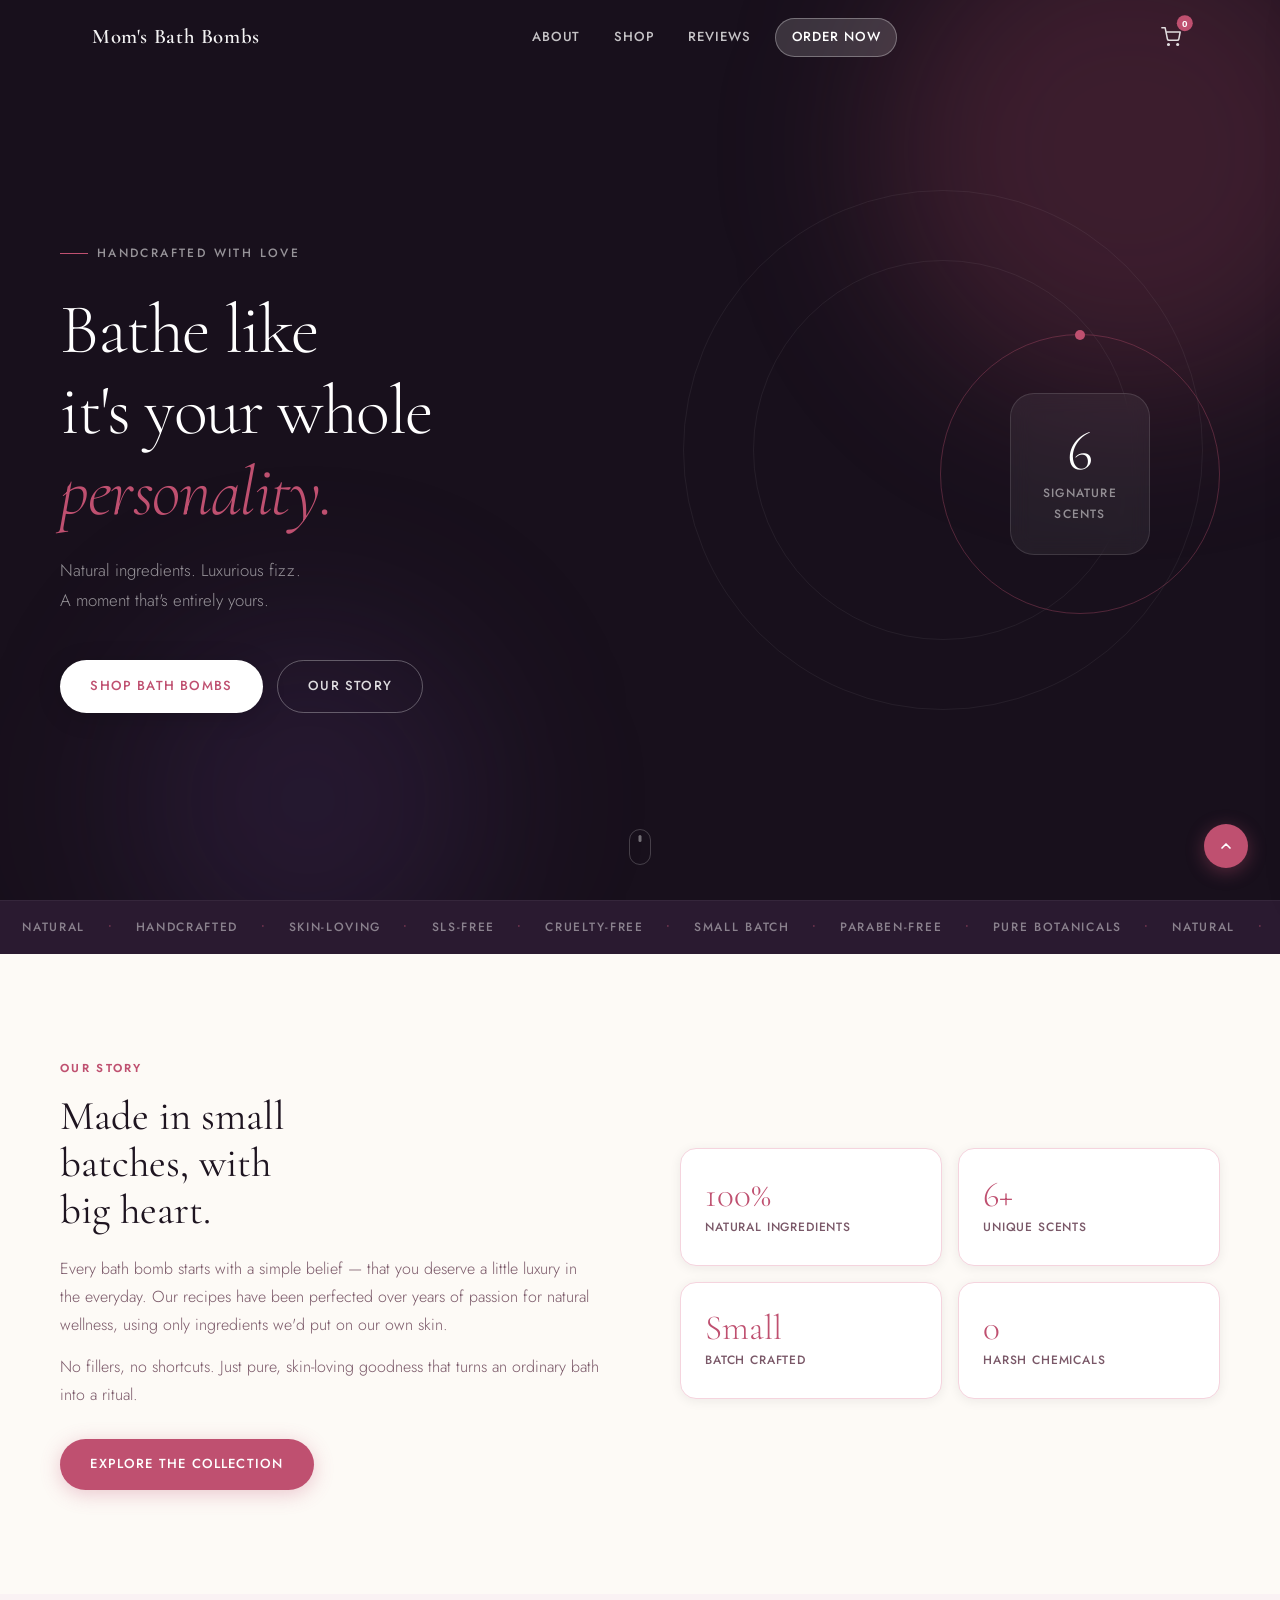
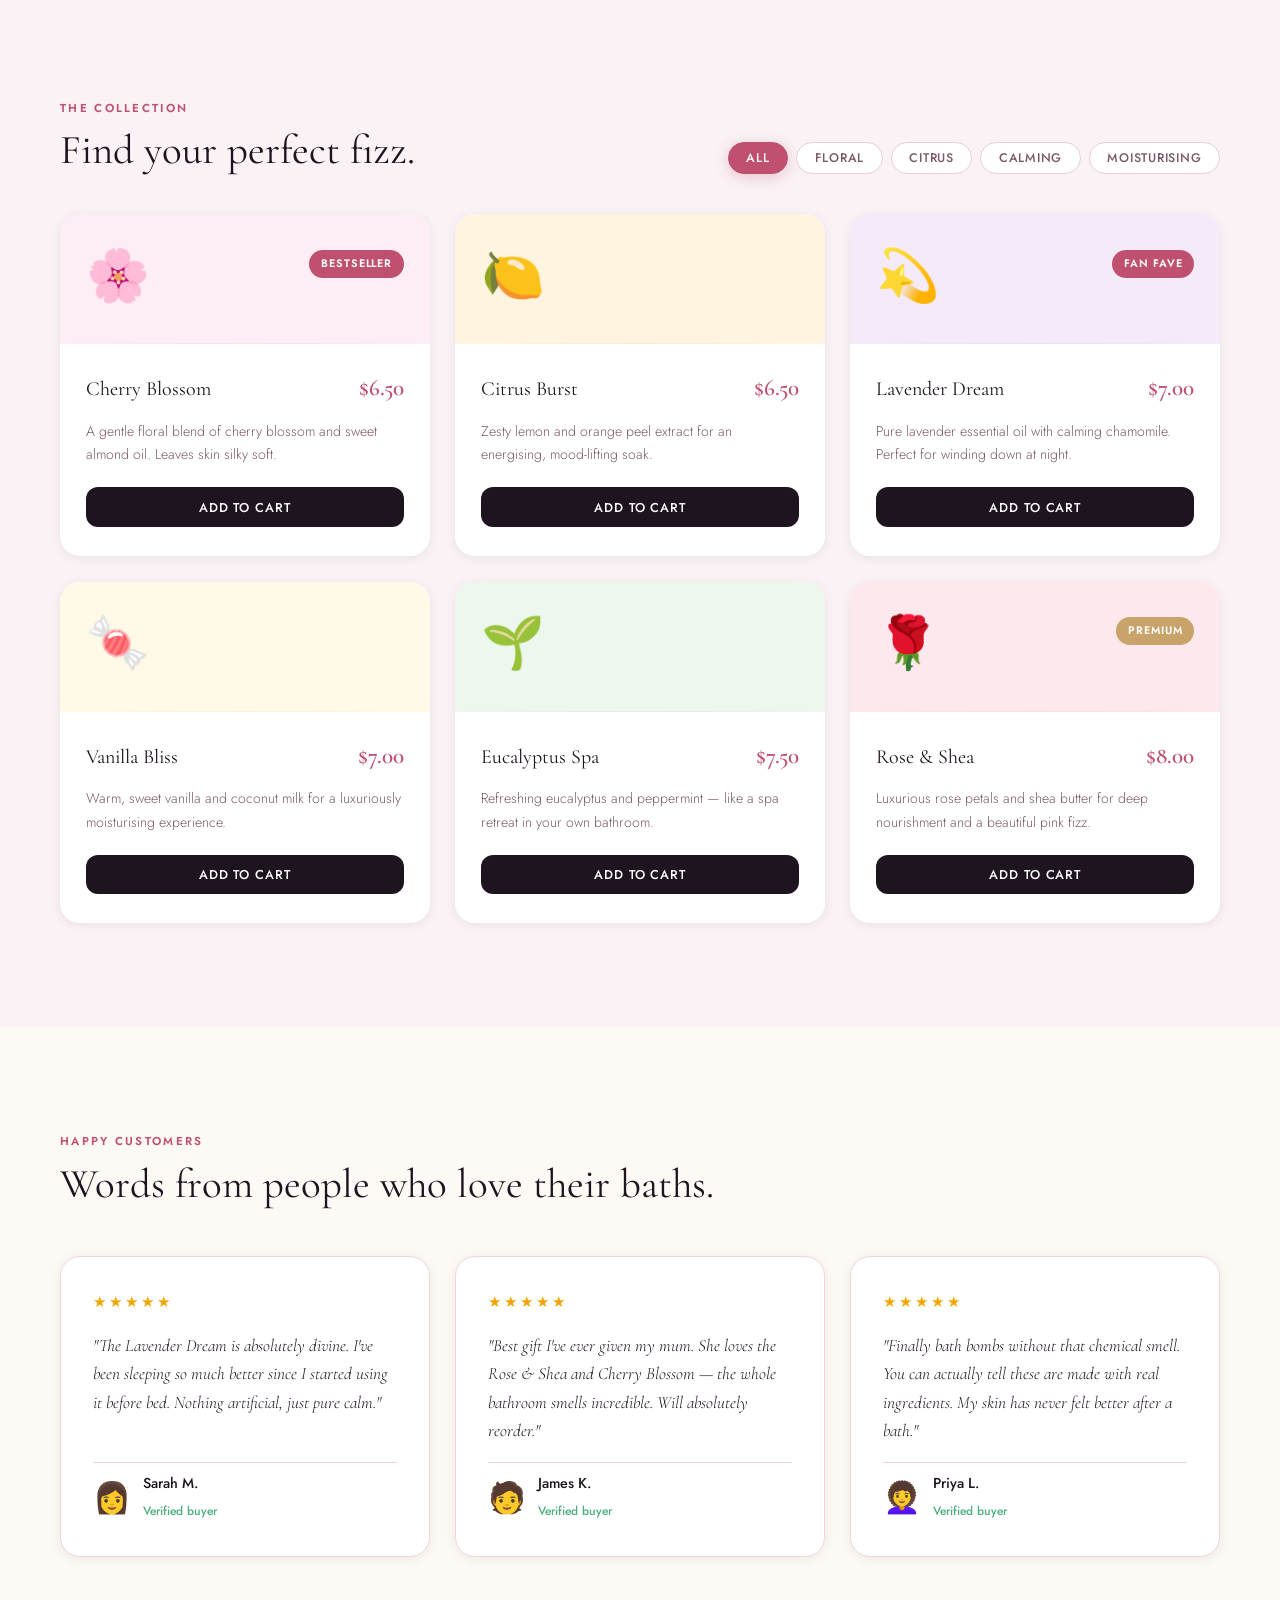
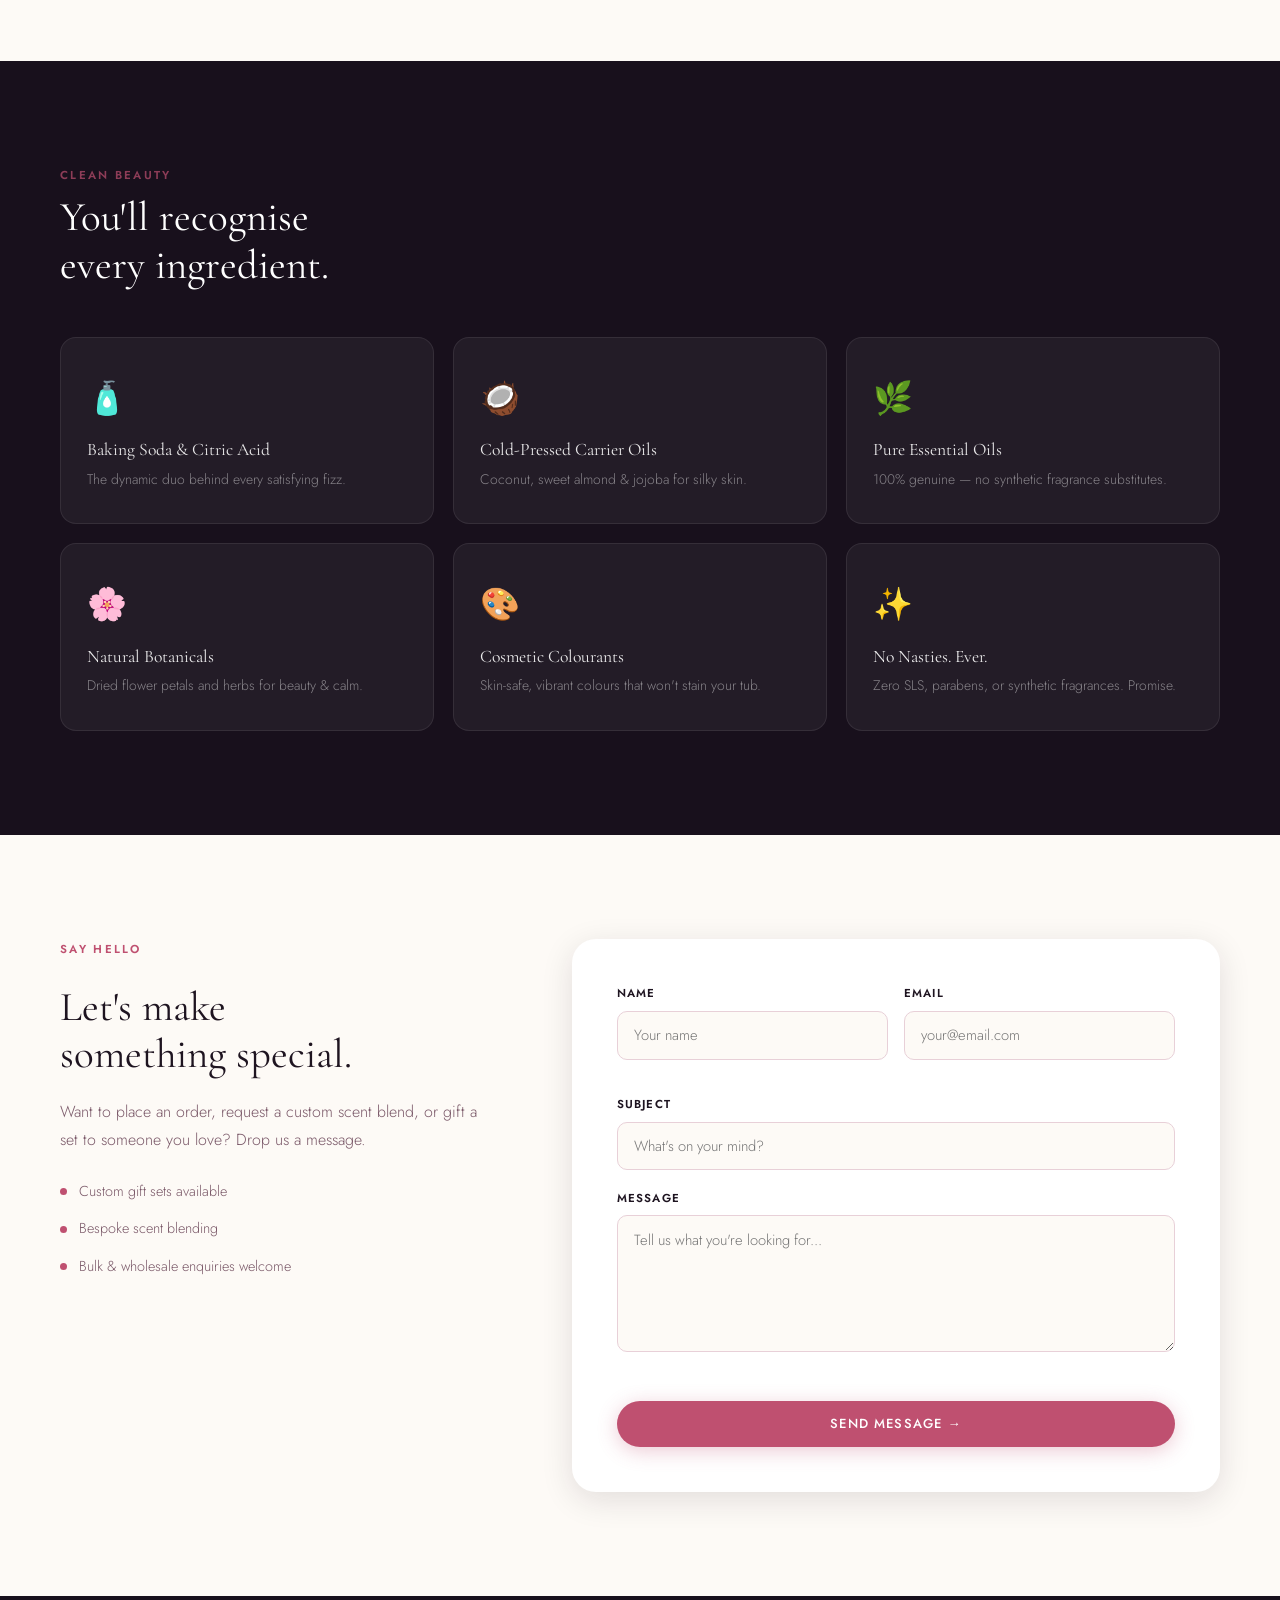
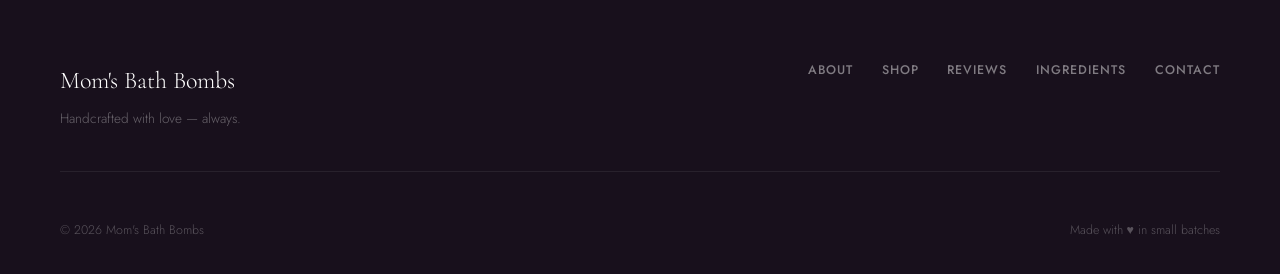
<file: bathbomb-website/index.html>
<!DOCTYPE html>
<html lang="en">
<head>
  <meta charset="UTF-8" />
  <meta name="viewport" content="width=device-width, initial-scale=1.0" />
  <title>Mom's Bath Bombs — Handcrafted Luxury</title>
  <link rel="preconnect" href="https://fonts.googleapis.com" />
  <link rel="preconnect" href="https://fonts.gstatic.com" crossorigin />
  <link href="https://fonts.googleapis.com/css2?family=Cormorant+Garamond:ital,wght@0,300;0,400;0,600;1,300;1,400&family=Jost:wght@300;400;500;600&display=swap" rel="stylesheet" />
  <link rel="stylesheet" href="style.css" />
</head>
<body>

  <a href="#main" class="skip-link">Skip to content</a>
  <div class="overlay" id="overlay"></div>

  <!-- ═══ NAV ═══ -->
  <nav id="navbar">
    <div class="nav-inner">
      <a href="#hero" class="nav-logo">Mom's Bath Bombs</a>
      <ul class="nav-links" id="navLinks">
        <li><a href="#about"       data-section="about">About</a></li>
        <li><a href="#products"    data-section="products">Shop</a></li>
        <li><a href="#testimonials" data-section="testimonials">Reviews</a></li>
        <li><a href="#contact"     data-section="contact" class="nav-cta">Order Now</a></li>
      </ul>
      <div class="nav-actions">
        <button class="cart-btn" id="cartBtn" aria-label="Open cart">
          <svg width="20" height="20" viewBox="0 0 24 24" fill="none" stroke="currentColor" stroke-width="1.8" stroke-linecap="round" stroke-linejoin="round"><circle cx="9" cy="21" r="1"/><circle cx="20" cy="21" r="1"/><path d="M1 1h4l2.68 13.39a2 2 0 0 0 2 1.61h9.72a2 2 0 0 0 2-1.61L23 6H6"/></svg>
          <span class="cart-count" id="cartCount" hidden>0</span>
        </button>
        <button class="nav-toggle" id="navToggle" aria-label="Toggle menu" aria-expanded="false">
          <span></span><span></span><span></span>
        </button>
      </div>
    </div>
  </nav>

  <!-- ═══ CART DRAWER ═══ -->
  <aside class="cart-drawer" id="cartDrawer" aria-label="Shopping cart" aria-hidden="true">
    <div class="cart-header">
      <h2>Your Cart</h2>
      <button class="cart-close" id="cartClose" aria-label="Close cart">&#x2715;</button>
    </div>
    <div class="cart-body">
      <div class="cart-empty" id="cartEmpty">
        <p>&#x1F6C1;</p>
        <p>Your cart is empty.</p>
        <a href="#products" class="btn btn-primary" id="cartShopLink">Start Shopping</a>
      </div>
      <ul class="cart-items" id="cartItems" hidden></ul>
    </div>
    <div class="cart-footer" id="cartFooter" hidden>
      <div class="cart-subtotal">
        <span>Subtotal</span>
        <span id="cartSubtotal">$0.00</span>
      </div>
      <button class="btn btn-primary" style="width:100%">Checkout &rarr;</button>
      <button class="cart-clear" id="cartClear">Clear cart</button>
    </div>
  </aside>

  <main id="main">

    <!-- ═══ HERO ═══ -->
    <section id="hero">
      <div class="hero-orb hero-orb-1" aria-hidden="true"></div>
      <div class="hero-orb hero-orb-2" aria-hidden="true"></div>
      <div class="hero-ring hero-ring-1" aria-hidden="true"></div>
      <div class="hero-ring hero-ring-2" aria-hidden="true"></div>

      <div class="hero-inner">
        <div class="hero-content">
          <p class="hero-eyebrow">Handcrafted with love</p>
          <h1>Bathe like<br>it's your whole<br><em>personality.</em></h1>
          <p class="hero-sub">Natural ingredients. Luxurious fizz.<br>A moment that's entirely yours.</p>
          <div class="hero-btns">
            <a href="#products" class="btn btn-light">Shop Bath Bombs</a>
            <a href="#about" class="btn btn-outline-light">Our Story</a>
          </div>
        </div>
        <div class="hero-visual" aria-hidden="true">
          <div class="hv-ring"></div>
          <div class="hv-badge">
            <span class="hv-badge-num">6</span>
            <span class="hv-badge-text">Signature<br>Scents</span>
          </div>
        </div>
      </div>

      <div class="hero-scroll" aria-hidden="true"><span></span></div>
    </section>

    <!-- ═══ MARQUEE ═══ -->
    <div class="marquee" aria-hidden="true">
      <div class="marquee-track">
        <span>Natural</span><span class="sep">·</span>
        <span>Handcrafted</span><span class="sep">·</span>
        <span>Skin-Loving</span><span class="sep">·</span>
        <span>SLS-Free</span><span class="sep">·</span>
        <span>Cruelty-Free</span><span class="sep">·</span>
        <span>Small Batch</span><span class="sep">·</span>
        <span>Paraben-Free</span><span class="sep">·</span>
        <span>Pure Botanicals</span><span class="sep">·</span>
        <!-- duplicate for seamless loop -->
        <span>Natural</span><span class="sep">·</span>
        <span>Handcrafted</span><span class="sep">·</span>
        <span>Skin-Loving</span><span class="sep">·</span>
        <span>SLS-Free</span><span class="sep">·</span>
        <span>Cruelty-Free</span><span class="sep">·</span>
        <span>Small Batch</span><span class="sep">·</span>
        <span>Paraben-Free</span><span class="sep">·</span>
        <span>Pure Botanicals</span><span class="sep">·</span>
      </div>
    </div>

    <!-- ═══ ABOUT ═══ -->
    <section id="about" class="section">
      <div class="section-inner">
        <div class="about-grid">
          <div class="about-text reveal">
            <p class="section-label">Our Story</p>
            <h2>Made in small<br>batches, with<br>big heart.</h2>
            <p>Every bath bomb starts with a simple belief — that you deserve a little luxury in the everyday. Our recipes have been perfected over years of passion for natural wellness, using only ingredients we'd put on our own skin.</p>
            <p>No fillers, no shortcuts. Just pure, skin-loving goodness that turns an ordinary bath into a ritual.</p>
            <a href="#products" class="btn btn-primary" style="margin-top:1rem">Explore the Collection</a>
          </div>
          <div class="about-right reveal reveal-delay">
            <div class="about-stats">
              <div class="stat-card">
                <span class="stat-num">100%</span>
                <span class="stat-label">Natural Ingredients</span>
              </div>
              <div class="stat-card">
                <span class="stat-num">6+</span>
                <span class="stat-label">Unique Scents</span>
              </div>
              <div class="stat-card">
                <span class="stat-num">Small</span>
                <span class="stat-label">Batch Crafted</span>
              </div>
              <div class="stat-card">
                <span class="stat-num">0</span>
                <span class="stat-label">Harsh Chemicals</span>
              </div>
            </div>
          </div>
        </div>
      </div>
    </section>

    <!-- ═══ PRODUCTS ═══ -->
    <section id="products" class="section section-tinted">
      <div class="section-inner">
        <div class="products-header reveal">
          <div>
            <p class="section-label">The Collection</p>
            <h2>Find your perfect fizz.</h2>
          </div>
          <div class="filter-tabs" role="group" aria-label="Filter products">
            <button class="filter-btn active" data-filter="all">All</button>
            <button class="filter-btn" data-filter="floral">Floral</button>
            <button class="filter-btn" data-filter="citrus">Citrus</button>
            <button class="filter-btn" data-filter="calming">Calming</button>
            <button class="filter-btn" data-filter="moisturising">Moisturising</button>
          </div>
        </div>

        <div class="product-grid" id="productGrid">

          <article class="product-card reveal"
            data-name="Cherry Blossom" data-price="6.50"
            data-tags="floral" style="--card-accent:#f48fb1;--card-bg:#fdeef5;">
            <div class="card-visual">
              <div class="card-icon">&#x1F338;</div>
              <span class="card-badge">Bestseller</span>
            </div>
            <div class="card-body">
              <div class="card-meta">
                <h3>Cherry Blossom</h3>
                <span class="price">$6.50</span>
              </div>
              <p>A gentle floral blend of cherry blossom and sweet almond oil. Leaves skin silky soft.</p>
              <button class="btn-add" aria-label="Add Cherry Blossom to cart">Add to Cart</button>
            </div>
          </article>

          <article class="product-card reveal reveal-delay"
            data-name="Citrus Burst" data-price="6.50"
            data-tags="citrus" style="--card-accent:#ffb74d;--card-bg:#fff4e0;">
            <div class="card-visual">
              <div class="card-icon">&#x1F34B;</div>
            </div>
            <div class="card-body">
              <div class="card-meta">
                <h3>Citrus Burst</h3>
                <span class="price">$6.50</span>
              </div>
              <p>Zesty lemon and orange peel extract for an energising, mood-lifting soak.</p>
              <button class="btn-add" aria-label="Add Citrus Burst to cart">Add to Cart</button>
            </div>
          </article>

          <article class="product-card reveal reveal-delay-2"
            data-name="Lavender Dream" data-price="7.00"
            data-tags="calming" style="--card-accent:#ba68c8;--card-bg:#f5eafa;">
            <div class="card-visual">
              <div class="card-icon">&#x1F4AB;</div>
              <span class="card-badge">Fan Fave</span>
            </div>
            <div class="card-body">
              <div class="card-meta">
                <h3>Lavender Dream</h3>
                <span class="price">$7.00</span>
              </div>
              <p>Pure lavender essential oil with calming chamomile. Perfect for winding down at night.</p>
              <button class="btn-add" aria-label="Add Lavender Dream to cart">Add to Cart</button>
            </div>
          </article>

          <article class="product-card reveal"
            data-name="Vanilla Bliss" data-price="7.00"
            data-tags="moisturising" style="--card-accent:#f9a825;--card-bg:#fffae8;">
            <div class="card-visual">
              <div class="card-icon">&#x1F36C;</div>
            </div>
            <div class="card-body">
              <div class="card-meta">
                <h3>Vanilla Bliss</h3>
                <span class="price">$7.00</span>
              </div>
              <p>Warm, sweet vanilla and coconut milk for a luxuriously moisturising experience.</p>
              <button class="btn-add" aria-label="Add Vanilla Bliss to cart">Add to Cart</button>
            </div>
          </article>

          <article class="product-card reveal reveal-delay"
            data-name="Eucalyptus Spa" data-price="7.50"
            data-tags="calming" style="--card-accent:#66bb6a;--card-bg:#edf7ee;">
            <div class="card-visual">
              <div class="card-icon">&#x1F331;</div>
            </div>
            <div class="card-body">
              <div class="card-meta">
                <h3>Eucalyptus Spa</h3>
                <span class="price">$7.50</span>
              </div>
              <p>Refreshing eucalyptus and peppermint &mdash; like a spa retreat in your own bathroom.</p>
              <button class="btn-add" aria-label="Add Eucalyptus Spa to cart">Add to Cart</button>
            </div>
          </article>

          <article class="product-card reveal reveal-delay-2"
            data-name="Rose &amp; Shea" data-price="8.00"
            data-tags="floral moisturising" style="--card-accent:#e57373;--card-bg:#fde8ed;">
            <div class="card-visual">
              <div class="card-icon">&#x1F339;</div>
              <span class="card-badge card-badge-gold">Premium</span>
            </div>
            <div class="card-body">
              <div class="card-meta">
                <h3>Rose &amp; Shea</h3>
                <span class="price">$8.00</span>
              </div>
              <p>Luxurious rose petals and shea butter for deep nourishment and a beautiful pink fizz.</p>
              <button class="btn-add" aria-label="Add Rose &amp; Shea to cart">Add to Cart</button>
            </div>
          </article>

        </div>
      </div>
    </section>

    <!-- ═══ TESTIMONIALS ═══ -->
    <section id="testimonials" class="section">
      <div class="section-inner">
        <div class="section-header reveal">
          <p class="section-label">Happy Customers</p>
          <h2>Words from people who love their baths.</h2>
        </div>
        <div class="testimonials-grid">

          <div class="tcard reveal">
            <div class="tcard-stars">&#9733;&#9733;&#9733;&#9733;&#9733;</div>
            <blockquote>"The Lavender Dream is absolutely divine. I've been sleeping so much better since I started using it before bed. Nothing artificial, just pure calm."</blockquote>
            <div class="tcard-reviewer">
              <span class="tcard-avatar">&#x1F469;</span>
              <div>
                <span class="tcard-name">Sarah M.</span>
                <span class="tcard-verified">Verified buyer</span>
              </div>
            </div>
          </div>

          <div class="tcard reveal reveal-delay">
            <div class="tcard-stars">&#9733;&#9733;&#9733;&#9733;&#9733;</div>
            <blockquote>"Best gift I've ever given my mum. She loves the Rose &amp; Shea and Cherry Blossom — the whole bathroom smells incredible. Will absolutely reorder."</blockquote>
            <div class="tcard-reviewer">
              <span class="tcard-avatar">&#x1F9D1;</span>
              <div>
                <span class="tcard-name">James K.</span>
                <span class="tcard-verified">Verified buyer</span>
              </div>
            </div>
          </div>

          <div class="tcard reveal reveal-delay-2">
            <div class="tcard-stars">&#9733;&#9733;&#9733;&#9733;&#9733;</div>
            <blockquote>"Finally bath bombs without that chemical smell. You can actually tell these are made with real ingredients. My skin has never felt better after a bath."</blockquote>
            <div class="tcard-reviewer">
              <span class="tcard-avatar">&#x1F469;&#x200D;&#x1F9B1;</span>
              <div>
                <span class="tcard-name">Priya L.</span>
                <span class="tcard-verified">Verified buyer</span>
              </div>
            </div>
          </div>

        </div>
      </div>
    </section>

    <!-- ═══ INGREDIENTS ═══ -->
    <section id="ingredients" class="section section-dark">
      <div class="section-inner">
        <div class="section-header reveal">
          <p class="section-label section-label-light">Clean Beauty</p>
          <h2 style="color:#fff">You'll recognise<br>every ingredient.</h2>
        </div>
        <div class="ingredients-grid">
          <div class="ing-card reveal">
            <div class="ing-icon">&#x1F9F4;</div>
            <h4>Baking Soda &amp; Citric Acid</h4>
            <p>The dynamic duo behind every satisfying fizz.</p>
          </div>
          <div class="ing-card reveal reveal-delay">
            <div class="ing-icon">&#x1F965;</div>
            <h4>Cold-Pressed Carrier Oils</h4>
            <p>Coconut, sweet almond &amp; jojoba for silky skin.</p>
          </div>
          <div class="ing-card reveal reveal-delay-2">
            <div class="ing-icon">&#x1F33F;</div>
            <h4>Pure Essential Oils</h4>
            <p>100% genuine — no synthetic fragrance substitutes.</p>
          </div>
          <div class="ing-card reveal">
            <div class="ing-icon">&#x1F338;</div>
            <h4>Natural Botanicals</h4>
            <p>Dried flower petals and herbs for beauty &amp; calm.</p>
          </div>
          <div class="ing-card reveal reveal-delay">
            <div class="ing-icon">&#x1F3A8;</div>
            <h4>Cosmetic Colourants</h4>
            <p>Skin-safe, vibrant colours that won't stain your tub.</p>
          </div>
          <div class="ing-card reveal reveal-delay-2">
            <div class="ing-icon">&#x2728;</div>
            <h4>No Nasties. Ever.</h4>
            <p>Zero SLS, parabens, or synthetic fragrances. Promise.</p>
          </div>
        </div>
      </div>
    </section>

    <!-- ═══ CONTACT ═══ -->
    <section id="contact" class="section">
      <div class="section-inner">
        <div class="contact-wrap">
          <div class="contact-info reveal">
            <p class="section-label">Say Hello</p>
            <h2>Let's make<br>something special.</h2>
            <p>Want to place an order, request a custom scent blend, or gift a set to someone you love? Drop us a message.</p>
            <ul class="contact-perks">
              <li><span class="perk-dot"></span>Custom gift sets available</li>
              <li><span class="perk-dot"></span>Bespoke scent blending</li>
              <li><span class="perk-dot"></span>Bulk &amp; wholesale enquiries welcome</li>
            </ul>
          </div>
          <form class="contact-form reveal reveal-delay" id="contactForm" novalidate>
            <div class="form-row">
              <div class="form-group">
                <label for="name">Name</label>
                <input type="text" id="name" name="name" placeholder="Your name" autocomplete="name" />
                <span class="field-error" id="nameError"></span>
              </div>
              <div class="form-group">
                <label for="email">Email</label>
                <input type="email" id="email" name="email" placeholder="your@email.com" autocomplete="email" />
                <span class="field-error" id="emailError"></span>
              </div>
            </div>
            <div class="form-group">
              <label for="subject">Subject</label>
              <input type="text" id="subject" name="subject" placeholder="What's on your mind?" />
            </div>
            <div class="form-group">
              <label for="message">Message</label>
              <textarea id="message" name="message" rows="5" placeholder="Tell us what you're looking for..."></textarea>
              <span class="field-error" id="messageError"></span>
            </div>
            <button type="submit" class="btn btn-primary" id="submitBtn">Send Message &rarr;</button>
            <p class="form-success" id="formSuccess" hidden>&#10003; Message sent! We'll be in touch soon.</p>
          </form>
        </div>
      </div>
    </section>

  </main>

  <!-- ═══ FOOTER ═══ -->
  <footer>
    <div class="footer-inner">
      <div class="footer-top">
        <div class="footer-brand">
          <p class="footer-logo">Mom's Bath Bombs</p>
          <p class="footer-tagline">Handcrafted with love &mdash; always.</p>
        </div>
        <nav class="footer-nav" aria-label="Footer navigation">
          <a href="#about">About</a>
          <a href="#products">Shop</a>
          <a href="#testimonials">Reviews</a>
          <a href="#ingredients">Ingredients</a>
          <a href="#contact">Contact</a>
        </nav>
      </div>
      <div class="footer-bottom">
        <p>&copy; 2026 Mom's Bath Bombs</p>
        <p>Made with &#x2665; in small batches</p>
      </div>
    </div>
  </footer>

  <!-- BACK TO TOP -->
  <button class="back-to-top" id="backToTop" aria-label="Back to top" hidden>
    <svg width="16" height="16" viewBox="0 0 24 24" fill="none" stroke="currentColor" stroke-width="2.5" stroke-linecap="round" stroke-linejoin="round"><polyline points="18 15 12 9 6 15"/></svg>
  </button>

  <script>
  (() => {
    /* ─── CART STATE ─────────────────────────── */
    let cart = [];
    const cartTotal = () => cart.reduce((s,i) => s + i.price * i.qty, 0);
    const cartCount = () => cart.reduce((s,i) => s + i.qty, 0);

    function addItem(card) {
      const name = card.dataset.name;
      const price = parseFloat(card.dataset.price);
      const icon  = card.querySelector('.card-icon').textContent.trim();
      const found = cart.find(i => i.name === name);
      found ? found.qty++ : cart.push({ name, price, icon, qty: 1 });
      renderCart();
      openCart();
      flashBtn(card.querySelector('.btn-add'));
    }

    function removeItem(name) { cart = cart.filter(i => i.name !== name); renderCart(); }
    function changeQty(name, d) {
      const item = cart.find(i => i.name === name);
      if (!item) return;
      item.qty += d;
      if (item.qty <= 0) removeItem(name); else renderCart();
    }

    window.__cart = { inc: n => changeQty(n,+1), dec: n => changeQty(n,-1), remove: removeItem };

    function renderCart() {
      const count   = cartCount();
      const countEl = document.getElementById('cartCount');
      countEl.textContent = count;
      countEl.hidden = count === 0;

      const itemsEl  = document.getElementById('cartItems');
      const emptyEl  = document.getElementById('cartEmpty');
      const footerEl = document.getElementById('cartFooter');
      const subtotal = document.getElementById('cartSubtotal');

      if (!cart.length) {
        emptyEl.hidden = false; itemsEl.hidden = true; footerEl.hidden = true; return;
      }
      emptyEl.hidden = true; itemsEl.hidden = false; footerEl.hidden = false;
      subtotal.textContent = '$' + cartTotal().toFixed(2);
      itemsEl.innerHTML = cart.map(item => `
        <li class="cart-item">
          <span class="ci-icon">${item.icon}</span>
          <div class="ci-info">
            <span class="ci-name">${item.name}</span>
            <span class="ci-price">$${(item.price * item.qty).toFixed(2)}</span>
          </div>
          <div class="ci-qty">
            <button onclick="window.__cart.dec('${item.name}')" aria-label="Decrease">&#8722;</button>
            <span>${item.qty}</span>
            <button onclick="window.__cart.inc('${item.name}')" aria-label="Increase">&#43;</button>
          </div>
          <button class="ci-remove" onclick="window.__cart.remove('${item.name}')" aria-label="Remove">&#x2715;</button>
        </li>`).join('');
    }

    /* ─── CART DRAWER ────────────────────────── */
    const drawer  = document.getElementById('cartDrawer');
    const overlay = document.getElementById('overlay');

    function openCart()  { drawer.classList.add('open'); drawer.setAttribute('aria-hidden','false'); showOverlay(); document.body.style.overflow='hidden'; }
    function closeCart() { drawer.classList.remove('open'); drawer.setAttribute('aria-hidden','true'); if (!isNavOpen()) hideOverlay(); document.body.style.overflow=''; }

    document.getElementById('cartBtn').addEventListener('click', openCart);
    document.getElementById('cartClose').addEventListener('click', closeCart);
    document.getElementById('cartClear').addEventListener('click', () => { cart=[]; renderCart(); });
    document.getElementById('cartShopLink').addEventListener('click', closeCart);

    /* ─── MOBILE NAV ─────────────────────────── */
    const toggle   = document.getElementById('navToggle');
    const navLinks = document.getElementById('navLinks');
    const isNavOpen = () => navLinks.classList.contains('open');

    function openNav()  { navLinks.classList.add('open'); toggle.classList.add('open'); toggle.setAttribute('aria-expanded','true');  showOverlay(); document.body.style.overflow='hidden'; }
    function closeNav() { navLinks.classList.remove('open'); toggle.classList.remove('open'); toggle.setAttribute('aria-expanded','false'); if (!drawer.classList.contains('open')) hideOverlay(); document.body.style.overflow=''; }

    function showOverlay() { overlay.classList.add('show'); }
    function hideOverlay() { overlay.classList.remove('show'); }

    toggle.addEventListener('click', () => isNavOpen() ? closeNav() : openNav());
    navLinks.querySelectorAll('a').forEach(a => a.addEventListener('click', closeNav));
    overlay.addEventListener('click', () => { closeNav(); closeCart(); });

    /* ─── NAVBAR: scroll + dark-hero ────────── */
    const navbar = document.getElementById('navbar');
    function updateNav() {
      const hero = document.getElementById('hero');
      const pastHero = window.scrollY > hero.offsetHeight - 100;
      navbar.classList.toggle('scrolled',  window.scrollY > 60);
      navbar.classList.toggle('on-dark',   !pastHero);
      document.getElementById('backToTop').hidden = window.scrollY < 400;
    }
    window.addEventListener('scroll', updateNav, { passive:true });
    updateNav();

    /* ─── ACTIVE NAV SECTION ─────────────────── */
    const sections   = document.querySelectorAll('section[id]');
    const navAnchors = document.querySelectorAll('.nav-links a[data-section]');
    new IntersectionObserver(entries => {
      entries.forEach(e => {
        if (e.isIntersecting) navAnchors.forEach(a => a.classList.toggle('active', a.dataset.section === e.target.id));
      });
    }, { rootMargin: '-40% 0px -55% 0px' }).observe;
    // Use individual observe calls
    const secObs = new IntersectionObserver(entries => {
      entries.forEach(e => {
        if (e.isIntersecting) navAnchors.forEach(a => a.classList.toggle('active', a.dataset.section === e.target.id));
      });
    }, { rootMargin: '-40% 0px -55% 0px' });
    sections.forEach(s => secObs.observe(s));

    /* ─── SCROLL REVEAL ──────────────────────── */
    const revObs = new IntersectionObserver(entries => {
      entries.forEach(e => { if (e.isIntersecting) { e.target.classList.add('visible'); revObs.unobserve(e.target); } });
    }, { threshold: 0.1 });
    document.querySelectorAll('.reveal').forEach(el => revObs.observe(el));

    /* ─── PRODUCT CARDS ──────────────────────── */
    document.querySelectorAll('.product-card').forEach(card => {
      card.querySelector('.btn-add').addEventListener('click', () => addItem(card));
    });
    function flashBtn(btn) {
      btn.textContent = '✓ Added';
      btn.classList.add('added');
      setTimeout(() => { btn.textContent = 'Add to Cart'; btn.classList.remove('added'); }, 1600);
    }

    /* ─── FILTER TABS ────────────────────────── */
    document.querySelectorAll('.filter-btn').forEach(btn => {
      btn.addEventListener('click', () => {
        document.querySelectorAll('.filter-btn').forEach(b => b.classList.remove('active'));
        btn.classList.add('active');
        const f = btn.dataset.filter;
        document.querySelectorAll('.product-card').forEach(card => {
          const match = f === 'all' || (card.dataset.tags || '').includes(f);
          card.classList.toggle('hidden-card', !match);
        });
      });
    });

    /* ─── FORM VALIDATION ────────────────────── */
    const form = document.getElementById('contactForm');
    function setErr(inputId, errId, msg) {
      const el = document.getElementById(inputId);
      document.getElementById(errId).textContent = msg;
      el.classList.toggle('invalid', !!msg);
      el.classList.toggle('valid',   !msg && el.value.trim() !== '');
    }
    const validateName    = () => { const v=document.getElementById('name').value.trim();  setErr('name','nameError', v?'':'Please enter your name.'); return !!v; };
    const validateEmail   = () => { const v=document.getElementById('email').value.trim(); const ok=/^[^\s@]+@[^\s@]+\.[^\s@]+$/.test(v); setErr('email','emailError',!v?'Please enter your email.':!ok?'Enter a valid email.':''); return !!v&&ok; };
    const validateMessage = () => { const v=document.getElementById('message').value.trim(); setErr('message','messageError',v.length>=10?'':'Please write at least 10 characters.'); return v.length>=10; };

    document.getElementById('name').addEventListener('blur',    validateName);
    document.getElementById('email').addEventListener('blur',   validateEmail);
    document.getElementById('message').addEventListener('blur', validateMessage);

    form.addEventListener('submit', e => {
      e.preventDefault();
      if (!(validateName() & validateEmail() & validateMessage())) return;
      const btn = document.getElementById('submitBtn');
      const ok  = document.getElementById('formSuccess');
      btn.textContent = 'Sending…'; btn.disabled = true;
      setTimeout(() => {
        btn.hidden = true; ok.hidden = false; form.reset();
        form.querySelectorAll('input,textarea').forEach(el => el.classList.remove('valid','invalid'));
        setTimeout(() => { btn.hidden=false; btn.disabled=false; btn.textContent='Send Message →'; ok.hidden=true; }, 5000);
      }, 1000);
    });

    /* ─── BACK TO TOP ────────────────────────── */
    document.getElementById('backToTop').addEventListener('click', () => window.scrollTo({ top:0, behavior:'smooth' }));

    renderCart();
  })();
  </script>

</body>
</html>
</file>
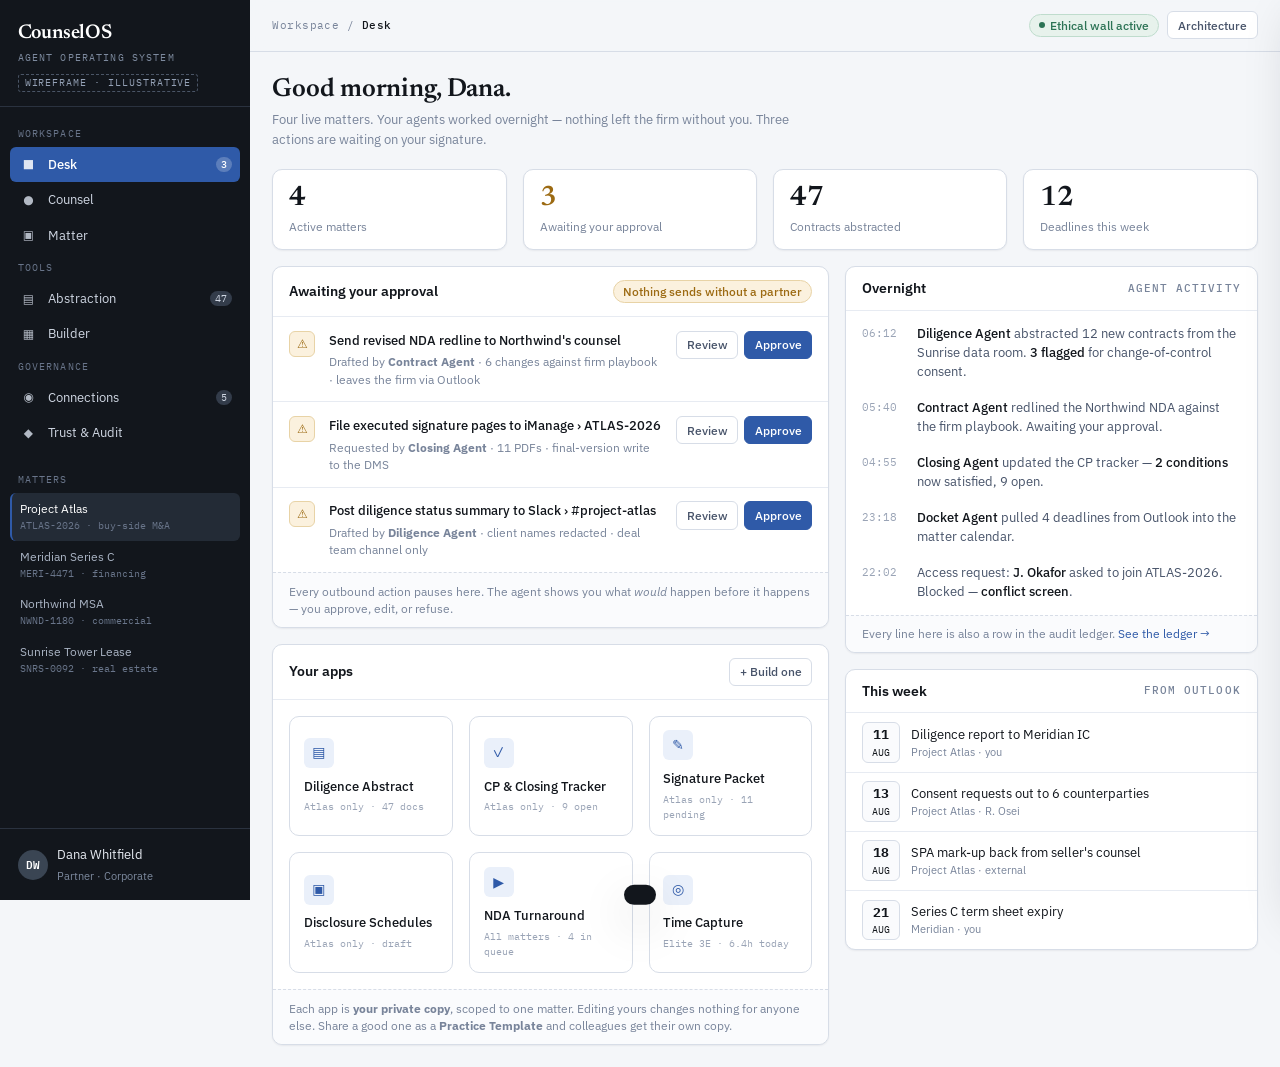
<file: lawyer-agent-os/index.html>
<!DOCTYPE html>
<html lang="en">
<head>
<meta charset="utf-8">
<meta name="viewport" content="width=device-width, initial-scale=1">
<title>CounselOS &mdash; Agent Operating System for Legal (Wireframe)</title>
<meta name="description" content="Clickable wireframe of an agent operating system for a corporate/transactional lawyer.">
<link rel="icon" href="data:image/svg+xml,%3Csvg xmlns='http://www.w3.org/2000/svg' viewBox='0 0 32 32'%3E%3Crect width='32' height='32' rx='6' fill='%2312161c'/%3E%3Ctext x='16' y='23' font-family='Georgia,serif' font-size='19' fill='%23fff' text-anchor='middle'%3EC%3C/text%3E%3C/svg%3E">
<link rel="preconnect" href="https://fonts.googleapis.com">
<link rel="preconnect" href="https://fonts.gstatic.com" crossorigin>
<link href="https://fonts.googleapis.com/css2?family=IBM+Plex+Mono:wght@400;500&family=IBM+Plex+Sans:wght@400;500;600&family=Newsreader:opsz,wght@6..72,400;6..72,600&display=swap" rel="stylesheet">
<style>
/* ══════════════════════════════════════════════════════════
   CounselOS — Lawyer Agent OS wireframe
   Plain CSS, no framework. Single self-contained file.
   ══════════════════════════════════════════════════════════ */

/* ══════ TOKENS ══════ */
:root{
  --ink:#12161c;        --ink-2:#1b222c;      --slate:#48546a;
  --mute:#78849a;       --faint:#9aa4b6;
  --line:#d7dde7;       --line-2:#e7ebf2;     --paper:#f4f6f9;
  --paper-2:#fafbfd;    --white:#fff;

  --accent:#2f5aa8;     --accent-dk:#22447f;  --accent-sf:#eaf0fa;
  --ok:#2c7355;         --ok-sf:#e7f2ec;
  --warn:#9c6a12;       --warn-sf:#fbf1de;
  --stop:#a83f38;       --stop-sf:#fbeae8;

  --radius:10px;        --radius-sm:6px;
  --sh-sm:0 1px 2px rgba(18,22,28,.06);
  --sh-md:0 4px 14px rgba(18,22,28,.08);
  --sh-lg:0 18px 48px rgba(18,22,28,.18);
  --t:.18s ease;
  --rail:250px;
  --mono:'IBM Plex Mono',ui-monospace,monospace;
  --serif:'Newsreader',Georgia,serif;
}

/* ══════ BASE ══════ */
*,*::before,*::after{box-sizing:border-box;}
html{-webkit-text-size-adjust:100%;}
body{
  margin:0; background:var(--paper); color:var(--ink);
  font-family:'IBM Plex Sans',system-ui,-apple-system,sans-serif;
  font-size:14px; line-height:1.5; -webkit-font-smoothing:antialiased;
}
h1,h2,h3,h4{margin:0; font-weight:600; line-height:1.25;}
p{margin:0;}
ul{margin:0; padding:0; list-style:none;}
button{font:inherit; color:inherit; cursor:pointer; border:0; background:none;}
a{color:var(--accent); text-decoration:none;}
a:hover{text-decoration:underline;}
:focus-visible{outline:2px solid var(--accent); outline-offset:2px; border-radius:3px;}
[hidden]{display:none !important;}

.skip-link{position:absolute; left:-9999px; top:0; z-index:200; background:var(--ink); color:#fff; padding:.6rem 1rem;}
.skip-link:focus{left:.5rem; top:.5rem;}

/* ══════ SHARED ATOMS ══════ */
.mono{font-family:var(--mono);}
.cite{
  font-family:var(--mono); font-size:11px; color:var(--accent);
  background:var(--accent-sf); padding:1px 5px; border-radius:4px;
  white-space:nowrap; cursor:help;
}
.eyebrow{
  font-family:var(--mono); font-size:10.5px; letter-spacing:.1em;
  text-transform:uppercase; color:var(--mute); font-weight:500;
}
.pill{
  display:inline-flex; align-items:center; gap:.35rem;
  font-size:11.5px; font-weight:500; padding:2px 9px; border-radius:20px;
  border:1px solid var(--line); background:var(--white); color:var(--slate);
  white-space:nowrap;
}
.pill-ok{background:var(--ok-sf); border-color:#bfdccd; color:var(--ok);}
.pill-warn{background:var(--warn-sf); border-color:#e8d3a6; color:var(--warn);}
.pill-stop{background:var(--stop-sf); border-color:#eec4bf; color:var(--stop);}
.pill-info{background:var(--accent-sf); border-color:#c5d6ef; color:var(--accent);}
.dot{width:6px; height:6px; border-radius:50%; background:currentColor; flex:none;}

.btn{
  display:inline-flex; align-items:center; justify-content:center; gap:.4rem;
  padding:.45rem .85rem; border-radius:var(--radius-sm); font-size:12.5px;
  font-weight:500; border:1px solid var(--line); background:var(--white);
  color:var(--slate); transition:background var(--t),border-color var(--t),color var(--t);
}
.btn:hover{background:var(--paper); border-color:var(--faint); color:var(--ink);}
.btn-primary{background:var(--accent); border-color:var(--accent); color:#fff;}
.btn-primary:hover{background:var(--accent-dk); border-color:var(--accent-dk); color:#fff;}
.btn-quiet{border-color:transparent; color:var(--mute);}
.btn-sm{padding:.28rem .6rem; font-size:11.5px;}

.card{
  background:var(--white); border:1px solid var(--line);
  border-radius:var(--radius); box-shadow:var(--sh-sm);
}
.card-head{
  display:flex; align-items:center; justify-content:space-between; gap:1rem;
  padding:.8rem 1rem; border-bottom:1px solid var(--line-2);
}
.card-head h3{font-size:13.5px;}
.card-body{padding:1rem;}
.card-body-flush{padding:0;}
.card-note{
  padding:.6rem 1rem; border-top:1px dashed var(--line);
  font-size:11.5px; color:var(--mute); background:var(--paper-2);
  border-radius:0 0 var(--radius) var(--radius);
}

.grid{display:grid; gap:1rem;}
.g-2{grid-template-columns:repeat(2,1fr);}
.g-split{grid-template-columns:1.35fr 1fr;}
.g-3{grid-template-columns:repeat(3,1fr);}
.g-4{grid-template-columns:repeat(4,1fr);}
.stack{display:flex; flex-direction:column; gap:1rem;}
.row{display:flex; align-items:center; gap:.5rem;}
.row-between{display:flex; align-items:center; justify-content:space-between; gap:1rem;}
.wrap{flex-wrap:wrap;}
.muted{color:var(--mute);}
.small{font-size:12px;}
.tiny{font-size:11.5px;}

/* ══════ APP FRAME ══════ */
.app{display:flex; min-height:100vh;}

/* ── Left rail ── */
.rail{
  width:var(--rail); flex:none; background:var(--ink); color:#cfd6e2;
  display:flex; flex-direction:column; position:sticky; top:0; height:100vh;
  overflow-y:auto;
}
.brand{padding:1.1rem 1.1rem .9rem; border-bottom:1px solid #2a323f;}
.brand-mark{
  font-family:var(--serif); font-size:20px; font-weight:600;
  color:#fff; letter-spacing:-.01em; display:block;
}
.brand-sub{
  font-family:var(--mono); font-size:9.5px; letter-spacing:.12em;
  text-transform:uppercase; color:#7d8a9e; margin-top:.2rem; display:block;
}
.brand-badge{
  display:inline-block; margin-top:.55rem; font-family:var(--mono);
  font-size:9.5px; letter-spacing:.1em; text-transform:uppercase;
  border:1px dashed #4a5566; color:#94a1b5; padding:1px 6px; border-radius:3px;
}

.nav{padding:.7rem .6rem;}
.nav-label{
  font-family:var(--mono); font-size:9.5px; letter-spacing:.12em;
  text-transform:uppercase; color:#69758a; padding:.5rem .5rem .35rem;
}
.nav-item{
  display:flex; align-items:center; gap:.6rem; width:100%; text-align:left;
  padding:.5rem .55rem; border-radius:var(--radius-sm); color:#cfd6e2;
  font-size:13px; transition:background var(--t),color var(--t);
}
.nav-item:hover{background:#232b36; color:#fff;}
.nav-item[aria-selected="true"]{background:var(--accent); color:#fff; font-weight:500;}
.nav-ico{
  width:20px; flex:none; text-align:center; font-size:12px; opacity:.85;
}
.nav-count{
  margin-left:auto; font-family:var(--mono); font-size:10px;
  background:#333c4a; color:#cfd6e2; padding:0 5px; border-radius:9px;
}
.nav-item[aria-selected="true"] .nav-count{background:rgba(255,255,255,.22); color:#fff;}

.rail-matters{padding:.2rem .6rem 1rem;}
.matter-chip{
  display:block; width:100%; text-align:left; padding:.45rem .55rem;
  border-radius:var(--radius-sm); color:#aab4c4; font-size:12px;
  border-left:2px solid transparent; transition:background var(--t),color var(--t);
}
.matter-chip:hover{background:#232b36; color:#fff;}
.matter-chip.active{background:#232b36; color:#fff; border-left-color:var(--accent);}
.matter-chip span{display:block; font-family:var(--mono); font-size:9.5px; color:#69758a; margin-top:1px;}

.rail-foot{margin-top:auto; padding:.9rem 1.1rem; border-top:1px solid #2a323f;}
.who{display:flex; align-items:center; gap:.6rem;}
.avatar{
  width:30px; height:30px; border-radius:50%; flex:none;
  background:#3a4553; color:#fff; display:grid; place-items:center;
  font-size:11px; font-weight:600; font-family:var(--mono);
}
.who-name{font-size:12.5px; color:#e7ebf2;}
.who-role{font-size:10.5px; color:#7d8a9e;}

/* ── Main ── */
.main{flex:1; min-width:0; display:flex; flex-direction:column;}
.topbar{
  position:sticky; top:0; z-index:20; background:rgba(244,246,249,.92);
  backdrop-filter:blur(8px); border-bottom:1px solid var(--line);
  padding:.7rem 1.4rem; display:flex; align-items:center; gap:1rem;
}
.crumb{font-family:var(--mono); font-size:11px; color:var(--mute); letter-spacing:.04em;}
.crumb b{color:var(--ink); font-weight:500;}
.topbar-actions{margin-left:auto; display:flex; align-items:center; gap:.5rem;}
.nav-toggle{display:none;}

.screen{padding:1.4rem; max-width:1280px; width:100%;}
.screen-head{margin-bottom:1.2rem;}
.screen-head h1{font-family:var(--serif); font-size:26px; letter-spacing:-.01em;}
.screen-head p{color:var(--mute); font-size:13px; margin-top:.25rem; max-width:70ch;}

/* ══════ DESK ══════ */
.tile{padding:.9rem 1rem;}
.tile-num{font-family:var(--serif); font-size:28px; line-height:1; font-weight:600;}
.tile-lbl{font-size:11.5px; color:var(--mute); margin-top:.35rem;}
.tile-accent .tile-num{color:var(--warn);}

.approval{
  display:flex; gap:.85rem; padding:.85rem 1rem; border-bottom:1px solid var(--line-2);
  align-items:flex-start;
}
.approval:last-child{border-bottom:0;}
.approval-body{flex:1; min-width:0;}
.approval-title{font-size:13px; font-weight:500;}
.approval-meta{font-size:11.5px; color:var(--mute); margin-top:.2rem;}
.approval-acts{display:flex; gap:.35rem; flex:none;}
.approval.is-done{background:var(--ok-sf);}
.approval.is-done .approval-acts{display:none;}
.approval-done-note{display:none; font-size:11.5px; color:var(--ok); font-weight:500; flex:none; align-self:center;}
.approval.is-done .approval-done-note{display:block;}
.gate-ico{
  width:26px; height:26px; border-radius:var(--radius-sm); flex:none;
  display:grid; place-items:center; font-size:12px;
  background:var(--warn-sf); color:var(--warn); border:1px solid #e8d3a6;
}

.feed{padding:.3rem 0;}
.feed-item{display:flex; gap:.7rem; padding:.55rem 1rem; align-items:flex-start;}
.feed-time{font-family:var(--mono); font-size:10.5px; color:var(--faint); flex:none; width:44px; padding-top:2px;}
.feed-text{font-size:12.5px; color:var(--slate);}
.feed-text b{color:var(--ink); font-weight:500;}

.dl-item{display:flex; gap:.7rem; padding:.55rem 1rem; align-items:center; border-bottom:1px solid var(--line-2);}
.dl-item:last-child{border-bottom:0;}
.dl-date{
  font-family:var(--mono); font-size:10px; text-align:center; flex:none;
  width:38px; border:1px solid var(--line); border-radius:var(--radius-sm); padding:2px 0;
  background:var(--paper-2);
}
.dl-date b{display:block; font-size:13px; color:var(--ink);}
.dl-text{display:block; font-size:12.5px;}
.dl-sub{display:block; font-size:11px; color:var(--mute);}

/* Matter apps (= Gadgets) */
.app-card{
  padding:.85rem; text-align:left; width:100%; display:block;
  border:1px solid var(--line); border-radius:var(--radius); background:var(--white);
  transition:border-color var(--t),box-shadow var(--t),transform var(--t);
}
.app-card:hover{border-color:var(--accent); box-shadow:var(--sh-md); transform:translateY(-2px);}
.app-ico{
  width:30px; height:30px; border-radius:var(--radius-sm); display:grid; place-items:center;
  background:var(--accent-sf); color:var(--accent); font-size:14px; margin-bottom:.55rem;
}
.app-name{display:block; font-size:12.5px; font-weight:500;}
.app-scope{display:block; font-family:var(--mono); font-size:10px; color:var(--faint); margin-top:.25rem;}

/* ══════ COUNSEL (agent chat) ══════ */
.chat-wrap{display:grid; grid-template-columns:1fr 268px; gap:1rem; align-items:start;}
.caps{padding:.7rem 1rem; display:flex; gap:.4rem; flex-wrap:wrap; align-items:center; border-bottom:1px solid var(--line-2);}
.cap{
  display:inline-flex; align-items:center; gap:.35rem; font-family:var(--mono);
  font-size:10.5px; padding:2px 8px; border-radius:20px;
  background:var(--paper); border:1px solid var(--line); color:var(--slate);
}
.cap b{color:var(--ink); font-weight:500;}
.cap-add{border-style:dashed; color:var(--accent); cursor:pointer;}

.thread{padding:1rem; display:flex; flex-direction:column; gap:1rem; max-height:none;}
.msg{display:flex; gap:.7rem; align-items:flex-start;}
.msg-av{
  width:26px; height:26px; border-radius:var(--radius-sm); flex:none; display:grid;
  place-items:center; font-size:10px; font-weight:600; font-family:var(--mono);
}
.msg-user .msg-av{background:var(--ink); color:#fff;}
.msg-agent .msg-av{background:var(--accent); color:#fff;}
.msg-body{flex:1; min-width:0; font-size:13px;}
.msg-who{font-size:11px; color:var(--mute); margin-bottom:.3rem; font-family:var(--mono);}
.msg-user .msg-body p{background:var(--paper); border:1px solid var(--line-2); padding:.6rem .8rem; border-radius:var(--radius); display:inline-block;}
.msg-agent .msg-body{color:var(--slate);}
.msg-agent .msg-body strong{color:var(--ink);}

.find-list{margin:.6rem 0 0; border:1px solid var(--line); border-radius:var(--radius); overflow:hidden;}
.find{display:flex; gap:.6rem; padding:.5rem .7rem; border-bottom:1px solid var(--line-2); align-items:center; font-size:12.5px;}
.find:last-child{border-bottom:0;}
.find-name{flex:1; min-width:0; overflow:hidden; text-overflow:ellipsis; white-space:nowrap;}

.gate{
  margin-top:.7rem; border:1px solid #e8d3a6; background:var(--warn-sf);
  border-radius:var(--radius); overflow:hidden;
}
.gate-head{display:flex; gap:.5rem; align-items:center; padding:.6rem .8rem; border-bottom:1px solid #eddcb6; font-size:12.5px; font-weight:500; color:var(--warn);}
.gate-body{padding:.7rem .8rem; font-size:12.5px; color:var(--slate);}
.gate-sim{
  margin-top:.55rem; padding:.5rem .65rem; background:rgba(255,255,255,.7);
  border:1px dashed #ddc496; border-radius:var(--radius-sm); font-size:11.5px; color:var(--warn);
}
.gate-acts{display:flex; gap:.4rem; padding:0 .8rem .8rem;}

.composer{display:flex; gap:.5rem; padding:.8rem 1rem; border-top:1px solid var(--line-2); background:var(--paper-2); border-radius:0 0 var(--radius) var(--radius);}
.composer-input{
  flex:1; border:1px solid var(--line); border-radius:var(--radius-sm);
  padding:.5rem .7rem; font:inherit; font-size:12.5px; background:var(--white); color:var(--ink);
}
.composer-input::placeholder{color:var(--faint);}

.side-note{font-size:11.5px; color:var(--mute); line-height:1.55;}
.suggest{
  display:block; width:100%; text-align:left; padding:.5rem .6rem; font-size:12px;
  border:1px solid var(--line); border-radius:var(--radius-sm); background:var(--white);
  color:var(--slate); margin-bottom:.4rem; transition:border-color var(--t),color var(--t);
}
.suggest:hover{border-color:var(--accent); color:var(--ink);}

/* ══════ MATTER ══════ */
.banner{
  display:flex; gap:.6rem; align-items:flex-start; padding:.65rem .85rem;
  border-radius:var(--radius); font-size:12.5px; margin-bottom:1rem;
  border:1px solid #c5d6ef; background:var(--accent-sf); color:var(--accent-dk);
}
.banner-warn{border-color:#e8d3a6; background:var(--warn-sf); color:var(--warn);}

.matter-hero{
  border:1px solid var(--line); background:var(--white); border-radius:var(--radius);
  padding:1rem 1.1rem; margin-bottom:1rem; box-shadow:var(--sh-sm);
}
.matter-hero h2{font-family:var(--serif); font-size:22px;}
.meta-grid{display:grid; grid-template-columns:repeat(4,1fr); gap:.9rem; margin-top:.9rem; padding-top:.9rem; border-top:1px dashed var(--line);}
.meta-k{font-family:var(--mono); font-size:9.5px; letter-spacing:.09em; text-transform:uppercase; color:var(--faint);}
.meta-v{font-size:13px; margin-top:.15rem;}

.ck{display:flex; gap:.7rem; padding:.6rem 1rem; border-bottom:1px solid var(--line-2); align-items:center;}
.ck:last-child{border-bottom:0;}
.ck-box{
  width:15px; height:15px; border-radius:3px; border:1.5px solid var(--line); flex:none;
  display:grid; place-items:center; font-size:9px; color:#fff;
}
.ck-box.done{background:var(--ok); border-color:var(--ok);}
.ck-box.part{background:var(--warn-sf); border-color:var(--warn); color:var(--warn); font-size:11px; line-height:1;}
.ck-name{flex:1; min-width:0; font-size:12.5px;}
.ck.is-done .ck-name{color:var(--mute); text-decoration:line-through;}
.ck-owner{font-family:var(--mono); font-size:10.5px; color:var(--faint); flex:none;}

.progress{height:5px; border-radius:4px; background:var(--line-2); overflow:hidden; margin-top:.5rem;}
.progress span{display:block; height:100%; background:var(--accent); border-radius:4px;}

.team{display:flex; gap:.7rem; padding:.7rem 1rem; align-items:center; border-bottom:1px solid var(--line-2);}
.team:last-child{border-bottom:0;}
.team-av{width:26px; height:26px; border-radius:50%; background:var(--paper); border:1px solid var(--line); display:grid; place-items:center; font-family:var(--mono); font-size:10px; color:var(--slate); flex:none;}
.team-n{font-size:12.5px;}
.team-r{font-size:11px; color:var(--mute);}

/* ══════ ABSTRACTION ══════ */
.toolbar{
  display:flex; gap:.5rem; align-items:center; flex-wrap:wrap;
  padding:.7rem 1rem; border-bottom:1px solid var(--line-2); background:var(--paper-2);
  border-radius:var(--radius) var(--radius) 0 0;
}
.select-fake{
  display:inline-flex; align-items:center; gap:.4rem; padding:.35rem .6rem;
  border:1px solid var(--line); border-radius:var(--radius-sm); background:var(--white);
  font-size:12px; color:var(--slate);
}
.select-fake b{color:var(--ink); font-weight:500;}

.abs-wrap{display:grid; grid-template-columns:1fr 320px; gap:1rem; align-items:start;}
.table-scroll{overflow-x:auto;}
table.tbl{border-collapse:collapse; width:100%; font-size:12px; min-width:820px;}
.tbl th{
  text-align:left; font-family:var(--mono); font-size:9.5px; letter-spacing:.08em;
  text-transform:uppercase; color:var(--mute); font-weight:500;
  padding:.5rem .7rem; border-bottom:1px solid var(--line); background:var(--paper-2);
  position:sticky; top:0;
}
.tbl td{padding:.55rem .7rem; border-bottom:1px solid var(--line-2); vertical-align:top;}
.tbl tr:last-child td{border-bottom:0;}
.tbl tbody tr{cursor:pointer; transition:background var(--t);}
.tbl tbody tr:hover{background:var(--paper-2);}
.tbl tbody tr.active{background:var(--accent-sf);}
.tbl tbody tr.active td:first-child{box-shadow:inset 2px 0 0 var(--accent);}
.cell-main{display:block; color:var(--ink);}
.cell-sub{display:block; margin-top:.2rem;}
.doc-name{font-weight:500;}
.doc-path{font-family:var(--mono); font-size:9.5px; color:var(--faint); display:block; margin-top:.15rem;}

.conf{display:inline-flex; align-items:center; gap:.3rem; font-family:var(--mono); font-size:10px; color:var(--mute);}
.conf-bar{width:26px; height:4px; border-radius:3px; background:var(--line-2); overflow:hidden; display:inline-block;}
.conf-bar i{display:block; height:100%; background:var(--ok);}
.conf-low .conf-bar i{background:var(--warn);}

.detail-k{font-family:var(--mono); font-size:9.5px; letter-spacing:.08em; text-transform:uppercase; color:var(--faint);}
.detail-v{font-size:12.5px; margin-top:.15rem; margin-bottom:.75rem; display:flex; gap:.4rem; align-items:baseline; flex-wrap:wrap;}
.verify-box{
  border-top:1px dashed var(--line); padding-top:.75rem; margin-top:.25rem;
  font-size:11.5px; color:var(--mute);
}

/* ══════ BUILDER ══════ */
.build-wrap{display:grid; grid-template-columns:1fr 268px; gap:1rem; align-items:start;}
.canvas{padding:1.2rem; background:
  radial-gradient(circle, var(--line) 1px, transparent 1px) 0 0/16px 16px, var(--paper-2);
  border-radius:0 0 var(--radius) var(--radius);
}
.flow{display:flex; flex-direction:column; align-items:center; gap:0;}
.block{
  width:100%; max-width:430px; background:var(--white); border:1px solid var(--line);
  border-radius:var(--radius); padding:.65rem .8rem; box-shadow:var(--sh-sm);
  display:flex; gap:.65rem; align-items:flex-start; text-align:left;
  transition:border-color var(--t),box-shadow var(--t);
}
.block:hover{border-color:var(--accent); box-shadow:var(--sh-md);}
.block-ico{
  width:26px; height:26px; border-radius:var(--radius-sm); flex:none; display:grid;
  place-items:center; font-size:11px; background:var(--paper); border:1px solid var(--line-2); color:var(--slate);
}
.block-t{display:block; font-size:12.5px; font-weight:500;}
.block-d{display:block; font-size:11.5px; color:var(--mute); margin-top:.15rem;}
.block-tag{font-family:var(--mono); font-size:9.5px; color:var(--faint); margin-top:.3rem; display:block;}
.block-gate{border-color:#e8d3a6; background:var(--warn-sf);}
.block-gate .block-ico{background:#fff; border-color:#e8d3a6; color:var(--warn);}
.block-gate .block-t{color:var(--warn);}
.block-trigger{border-color:#c5d6ef; background:var(--accent-sf);}
.block-trigger .block-ico{background:#fff; border-color:#c5d6ef; color:var(--accent);}
.block-new{animation:pop .3s ease;}
@keyframes pop{from{opacity:0; transform:scale(.96);} to{opacity:1; transform:none;}}
.conn{width:1px; height:16px; background:var(--faint); position:relative;}
.conn::after{
  content:''; position:absolute; bottom:0; left:50%; transform:translateX(-50%);
  border-left:3.5px solid transparent; border-right:3.5px solid transparent;
  border-top:5px solid var(--faint);
}
.lock{font-family:var(--mono); font-size:9.5px; color:var(--warn); margin-left:auto; flex:none;}

.palette-item{
  display:flex; gap:.5rem; align-items:center; width:100%; text-align:left;
  padding:.45rem .55rem; border:1px solid var(--line); border-radius:var(--radius-sm);
  background:var(--white); margin-bottom:.35rem; font-size:12px; color:var(--slate);
  transition:border-color var(--t),color var(--t),transform var(--t);
}
.palette-item:hover{border-color:var(--accent); color:var(--ink); transform:translateX(2px);}
.palette-item .block-ico{width:22px; height:22px; font-size:10px;}

.bp{
  display:flex; gap:.6rem; align-items:flex-start; padding:.6rem 1rem;
  border-bottom:1px solid var(--line-2);
}
.bp:last-child{border-bottom:0;}
.bp-body{flex:1; min-width:0;}
.bp-n{font-size:12.5px; font-weight:500;}
.bp-d{font-size:11.5px; color:var(--mute); margin-top:.15rem;}

/* ══════ CONNECTIONS ══════ */
.conn-card{padding:0; overflow:hidden;}
.conn-head{display:flex; gap:.7rem; align-items:center; padding:.8rem 1rem; border-bottom:1px solid var(--line-2);}
.conn-logo{
  width:32px; height:32px; border-radius:var(--radius-sm); flex:none; display:grid;
  place-items:center; font-family:var(--mono); font-size:11px; font-weight:500;
  background:var(--paper); border:1px solid var(--line); color:var(--slate);
}
.conn-n{font-size:13px; font-weight:500;}
.conn-cat{font-size:11px; color:var(--mute);}
.scope-list{padding:.7rem 1rem;}
.scope{display:flex; gap:.5rem; align-items:flex-start; font-size:12px; color:var(--slate); padding:.2rem 0;}
.scope-ico{flex:none; width:13px; text-align:center; font-size:10px; color:var(--ok); padding-top:1px;}
.scope-no .scope-ico{color:var(--stop);}
.conn-foot{
  display:flex; gap:.5rem; align-items:center; padding:.6rem 1rem;
  border-top:1px dashed var(--line); background:var(--paper-2); font-size:11.5px; color:var(--mute);
}

/* ══════ TRUST ══════ */
.ledger td{font-family:var(--mono); font-size:11px;}
.ledger td:nth-child(3){font-family:'IBM Plex Sans',sans-serif; font-size:12px;}
.wall{display:flex; gap:.7rem; padding:.65rem 1rem; border-bottom:1px solid var(--line-2); align-items:center;}
.wall:last-child{border-bottom:0;}
.assure{display:flex; gap:.6rem; padding:.5rem 0; align-items:flex-start; font-size:12.5px; color:var(--slate);}
.assure b{color:var(--ink); font-weight:500;}

/* ══════ ARCHITECTURE PANEL ══════ */
.overlay{
  position:fixed; inset:0; background:rgba(18,22,28,.45); opacity:0; visibility:hidden;
  transition:opacity var(--t),visibility var(--t); z-index:90;
}
.overlay.show{opacity:1; visibility:visible;}
.arch{
  position:fixed; top:0; right:0; height:100vh; width:min(520px,92vw); z-index:100;
  background:var(--white); box-shadow:var(--sh-lg); transform:translateX(103%);
  transition:transform .26s ease; display:flex; flex-direction:column; overflow-y:auto;
}
.arch.open{transform:none;}
.arch-head{
  position:sticky; top:0; background:var(--white); border-bottom:1px solid var(--line);
  padding:1rem 1.2rem; display:flex; align-items:flex-start; justify-content:space-between; gap:1rem;
}
.arch-head h2{font-family:var(--serif); font-size:19px;}
.arch-body{padding:1.2rem;}
.map-tbl{width:100%; border-collapse:collapse; font-size:12px; margin:.6rem 0 1rem;}
.map-tbl th{text-align:left; font-family:var(--mono); font-size:9.5px; letter-spacing:.08em; text-transform:uppercase; color:var(--mute); font-weight:500; padding:.4rem .5rem; border-bottom:1px solid var(--line);}
.map-tbl td{padding:.45rem .5rem; border-bottom:1px solid var(--line-2); vertical-align:top;}
.map-tbl td:first-child{font-family:var(--mono); font-size:11px; color:var(--mute); width:44%;}
.map-tbl td b{font-weight:500;}

/* ══════ TOAST ══════ */
.toast{
  position:fixed; left:50%; bottom:1.4rem; transform:translate(-50%,140%); z-index:150;
  background:var(--ink); color:#fff; font-size:12.5px; padding:.6rem 1rem;
  border-radius:var(--radius); box-shadow:var(--sh-lg); transition:transform .26s ease;
  max-width:88vw;
}
.toast.show{transform:translate(-50%,0);}

/* ══════ RESPONSIVE ══════ */
@media (max-width:1080px){
  .chat-wrap,.build-wrap,.abs-wrap,.g-split{grid-template-columns:1fr;}
  .g-4{grid-template-columns:repeat(2,1fr);}
  .g-3{grid-template-columns:repeat(2,1fr);}
}
@media (max-width:860px){
  .rail{
    position:fixed; left:0; top:0; z-index:80; transform:translateX(-100%);
    transition:transform .24s ease; width:270px;
  }
  .rail.open{transform:none;}
  .nav-toggle{display:inline-flex;}
  .meta-grid{grid-template-columns:repeat(2,1fr);}
}
@media (max-width:640px){
  .g-2,.g-3,.g-4{grid-template-columns:1fr;}
  .screen{padding:1rem;}
  .screen-head h1{font-size:22px;}
  .crumb{display:none;}
}
@media (prefers-reduced-motion:reduce){
  *{animation-duration:.01ms !important; transition-duration:.01ms !important;}
}
</style>
</head>
<body>
<a class="skip-link" href="#main">Skip to content</a>

<div class="app">

  <!-- ══════════════════════════════════════════════════════
       LEFT RAIL
       ══════════════════════════════════════════════════════ -->
  <aside class="rail" id="rail">
    <div class="brand">
      <span class="brand-mark">CounselOS</span>
      <span class="brand-sub">Agent Operating System</span>
      <span class="brand-badge">Wireframe &middot; illustrative</span>
    </div>

    <nav class="nav" aria-label="Primary">
      <div class="nav-label">Workspace</div>
      <div role="tablist" aria-orientation="vertical">
        <button class="nav-item" role="tab" data-screen="desk" aria-selected="true">
          <span class="nav-ico" aria-hidden="true">&#9632;</span> Desk
          <span class="nav-count">3</span>
        </button>
        <button class="nav-item" role="tab" data-screen="counsel" aria-selected="false">
          <span class="nav-ico" aria-hidden="true">&#9679;</span> Counsel
        </button>
        <button class="nav-item" role="tab" data-screen="matter" aria-selected="false">
          <span class="nav-ico" aria-hidden="true">&#9635;</span> Matter
        </button>
      </div>

      <div class="nav-label">Tools</div>
      <div role="tablist" aria-orientation="vertical">
        <button class="nav-item" role="tab" data-screen="abstraction" aria-selected="false">
          <span class="nav-ico" aria-hidden="true">&#9636;</span> Abstraction
          <span class="nav-count">47</span>
        </button>
        <button class="nav-item" role="tab" data-screen="builder" aria-selected="false">
          <span class="nav-ico" aria-hidden="true">&#9638;</span> Builder
        </button>
      </div>

      <div class="nav-label">Governance</div>
      <div role="tablist" aria-orientation="vertical">
        <button class="nav-item" role="tab" data-screen="connections" aria-selected="false">
          <span class="nav-ico" aria-hidden="true">&#9673;</span> Connections
          <span class="nav-count">5</span>
        </button>
        <button class="nav-item" role="tab" data-screen="trust" aria-selected="false">
          <span class="nav-ico" aria-hidden="true">&#9670;</span> Trust &amp; Audit
        </button>
      </div>
    </nav>

    <div class="rail-matters">
      <div class="nav-label">Matters</div>
      <button class="matter-chip active" data-screen="matter">Project Atlas<span>ATLAS-2026 &middot; buy-side M&amp;A</span></button>
      <button class="matter-chip" data-screen="matter">Meridian Series C<span>MERI-4471 &middot; financing</span></button>
      <button class="matter-chip" data-screen="matter">Northwind MSA<span>NWND-1180 &middot; commercial</span></button>
      <button class="matter-chip" data-screen="matter">Sunrise Tower Lease<span>SNRS-0092 &middot; real estate</span></button>
    </div>

    <div class="rail-foot">
      <div class="who">
        <span class="avatar" aria-hidden="true">DW</span>
        <span>
          <span class="who-name">Dana Whitfield</span><br>
          <span class="who-role">Partner &middot; Corporate</span>
        </span>
      </div>
    </div>
  </aside>

  <!-- ══════════════════════════════════════════════════════
       MAIN
       ══════════════════════════════════════════════════════ -->
  <div class="main">

    <header class="topbar">
      <button class="btn btn-sm nav-toggle" id="navToggle" aria-label="Toggle navigation" aria-expanded="false">&#9776; Menu</button>
      <span class="crumb" id="crumb">Workspace / <b>Desk</b></span>
      <div class="topbar-actions">
        <span class="pill pill-ok"><span class="dot"></span> Ethical wall active</span>
        <button class="btn btn-sm" id="archOpen">Architecture</button>
      </div>
    </header>

    <main id="main">

      <!-- ══════ SCREEN 1 · DESK ══════ -->
      <section class="screen" id="screen-desk" data-title="Workspace / Desk">
        <div class="screen-head">
          <h1>Good morning, Dana.</h1>
          <p>Four live matters. Your agents worked overnight &mdash; nothing left the firm without you.
             Three actions are waiting on your signature.</p>
        </div>

        <div class="grid g-4" style="margin-bottom:1rem;">
          <div class="card tile"><div class="tile-num">4</div><div class="tile-lbl">Active matters</div></div>
          <div class="card tile tile-accent"><div class="tile-num">3</div><div class="tile-lbl">Awaiting your approval</div></div>
          <div class="card tile"><div class="tile-num">47</div><div class="tile-lbl">Contracts abstracted</div></div>
          <div class="card tile"><div class="tile-num">12</div><div class="tile-lbl">Deadlines this week</div></div>
        </div>

        <div class="grid g-2 g-split" style="align-items:start;">

          <div class="stack">
            <!-- Approvals -->
            <div class="card">
              <div class="card-head">
                <h3>Awaiting your approval</h3>
                <span class="pill pill-warn">Nothing sends without a partner</span>
              </div>
              <div class="card-body-flush" id="approvalList">
                <div class="approval">
                  <span class="gate-ico" aria-hidden="true">&#9888;</span>
                  <div class="approval-body">
                    <div class="approval-title">Send revised NDA redline to Northwind's counsel</div>
                    <div class="approval-meta">Drafted by <b>Contract Agent</b> &middot; 6 changes against firm playbook &middot; leaves the firm via Outlook</div>
                  </div>
                  <div class="approval-acts">
                    <button class="btn btn-sm">Review</button>
                    <button class="btn btn-sm btn-primary" data-approve>Approve</button>
                  </div>
                  <span class="approval-done-note">&#10003; Approved &middot; sent</span>
                </div>
                <div class="approval">
                  <span class="gate-ico" aria-hidden="true">&#9888;</span>
                  <div class="approval-body">
                    <div class="approval-title">File executed signature pages to iManage &#8250; ATLAS-2026</div>
                    <div class="approval-meta">Requested by <b>Closing Agent</b> &middot; 11 PDFs &middot; final-version write to the DMS</div>
                  </div>
                  <div class="approval-acts">
                    <button class="btn btn-sm">Review</button>
                    <button class="btn btn-sm btn-primary" data-approve>Approve</button>
                  </div>
                  <span class="approval-done-note">&#10003; Approved &middot; filed</span>
                </div>
                <div class="approval">
                  <span class="gate-ico" aria-hidden="true">&#9888;</span>
                  <div class="approval-body">
                    <div class="approval-title">Post diligence status summary to Slack &#8250; #project-atlas</div>
                    <div class="approval-meta">Drafted by <b>Diligence Agent</b> &middot; client names redacted &middot; deal team channel only</div>
                  </div>
                  <div class="approval-acts">
                    <button class="btn btn-sm">Review</button>
                    <button class="btn btn-sm btn-primary" data-approve>Approve</button>
                  </div>
                  <span class="approval-done-note">&#10003; Approved &middot; posted</span>
                </div>
              </div>
              <div class="card-note">
                Every outbound action pauses here. The agent shows you what <em>would</em> happen before it happens &mdash;
                you approve, edit, or refuse.
              </div>
            </div>

            <!-- Matter apps -->
            <div class="card">
              <div class="card-head">
                <h3>Your apps</h3>
                <button class="btn btn-sm" data-goto="builder">+ Build one</button>
              </div>
              <div class="card-body">
                <div class="grid g-3">
                  <button class="app-card" data-goto="abstraction">
                    <span class="app-ico" aria-hidden="true">&#9636;</span>
                    <span class="app-name">Diligence Abstract</span>
                    <span class="app-scope">Atlas only &middot; 47 docs</span>
                  </button>
                  <button class="app-card" data-goto="matter">
                    <span class="app-ico" aria-hidden="true">&#10003;</span>
                    <span class="app-name">CP &amp; Closing Tracker</span>
                    <span class="app-scope">Atlas only &middot; 9 open</span>
                  </button>
                  <button class="app-card" data-goto="matter">
                    <span class="app-ico" aria-hidden="true">&#9998;</span>
                    <span class="app-name">Signature Packet</span>
                    <span class="app-scope">Atlas only &middot; 11 pending</span>
                  </button>
                  <button class="app-card" data-goto="builder">
                    <span class="app-ico" aria-hidden="true">&#9635;</span>
                    <span class="app-name">Disclosure Schedules</span>
                    <span class="app-scope">Atlas only &middot; draft</span>
                  </button>
                  <button class="app-card" data-goto="builder">
                    <span class="app-ico" aria-hidden="true">&#9654;</span>
                    <span class="app-name">NDA Turnaround</span>
                    <span class="app-scope">All matters &middot; 4 in queue</span>
                  </button>
                  <button class="app-card" data-goto="trust">
                    <span class="app-ico" aria-hidden="true">&#9678;</span>
                    <span class="app-name">Time Capture</span>
                    <span class="app-scope">Elite 3E &middot; 6.4h today</span>
                  </button>
                </div>
              </div>
              <div class="card-note">
                Each app is <b>your private copy</b>, scoped to one matter. Editing yours changes nothing for anyone else.
                Share a good one as a <b>Practice Template</b> and colleagues get their own copy.
              </div>
            </div>
          </div>

          <div class="stack">
            <!-- Feed -->
            <div class="card">
              <div class="card-head"><h3>Overnight</h3><span class="eyebrow">Agent activity</span></div>
              <div class="feed">
                <div class="feed-item"><span class="feed-time">06:12</span><span class="feed-text"><b>Diligence Agent</b> abstracted 12 new contracts from the Sunrise data room. <b>3 flagged</b> for change-of-control consent.</span></div>
                <div class="feed-item"><span class="feed-time">05:40</span><span class="feed-text"><b>Contract Agent</b> redlined the Northwind NDA against the firm playbook. Awaiting your approval.</span></div>
                <div class="feed-item"><span class="feed-time">04:55</span><span class="feed-text"><b>Closing Agent</b> updated the CP tracker &mdash; <b>2 conditions</b> now satisfied, 9 open.</span></div>
                <div class="feed-item"><span class="feed-time">23:18</span><span class="feed-text"><b>Docket Agent</b> pulled 4 deadlines from Outlook into the matter calendar.</span></div>
                <div class="feed-item"><span class="feed-time">22:02</span><span class="feed-text">Access request: <b>J. Okafor</b> asked to join ATLAS-2026. Blocked &mdash; <b>conflict screen</b>.</span></div>
              </div>
              <div class="card-note">Every line here is also a row in the audit ledger. <a href="#" data-goto="trust">See the ledger &rarr;</a></div>
            </div>

            <!-- Deadlines -->
            <div class="card">
              <div class="card-head"><h3>This week</h3><span class="eyebrow">From Outlook</span></div>
              <div class="card-body-flush">
                <div class="dl-item">
                  <span class="dl-date"><b>11</b>AUG</span>
                  <span><span class="dl-text">Diligence report to Meridian IC</span><span class="dl-sub">Project Atlas &middot; you</span></span>
                </div>
                <div class="dl-item">
                  <span class="dl-date"><b>13</b>AUG</span>
                  <span><span class="dl-text">Consent requests out to 6 counterparties</span><span class="dl-sub">Project Atlas &middot; R. Osei</span></span>
                </div>
                <div class="dl-item">
                  <span class="dl-date"><b>18</b>AUG</span>
                  <span><span class="dl-text">SPA mark-up back from seller's counsel</span><span class="dl-sub">Project Atlas &middot; external</span></span>
                </div>
                <div class="dl-item">
                  <span class="dl-date"><b>21</b>AUG</span>
                  <span><span class="dl-text">Series C term sheet expiry</span><span class="dl-sub">Meridian &middot; you</span></span>
                </div>
              </div>
            </div>
          </div>

        </div>
      </section>

      <!-- ══════ SCREEN 2 · COUNSEL ══════ -->
      <section class="screen" id="screen-counsel" data-title="Workspace / Counsel" hidden>
        <div class="screen-head">
          <h1>Counsel</h1>
          <p>An agent that only knows what you have introduced it to. Every answer cites the document
             and clause it came from &mdash; and anything that leaves the firm stops at a gate.</p>
        </div>

        <div class="chat-wrap">
          <div class="card">
            <div class="caps">
              <span class="eyebrow" style="margin-right:.2rem;">Introduced to</span>
              <span class="cap"><b>iManage</b> &#8250; ATLAS-2026 &middot; read</span>
              <span class="cap"><b>Data room</b> &#8250; Sunrise &middot; read</span>
              <span class="cap"><b>Playbook</b> &#8250; Firm M&amp;A standards</span>
              <span class="cap"><b>Outlook</b> &#8250; draft only</span>
              <button class="cap cap-add" data-goto="connections">+ Introduce a resource</button>
            </div>

            <div class="thread">
              <div class="msg msg-user">
                <span class="msg-av" aria-hidden="true">DW</span>
                <div class="msg-body">
                  <div class="msg-who">You &middot; 08:41</div>
                  <p>Which of the target's material contracts have change-of-control provisions that our acquisition would trigger?</p>
                </div>
              </div>

              <div class="msg msg-agent">
                <span class="msg-av" aria-hidden="true">DA</span>
                <div class="msg-body">
                  <div class="msg-who">Diligence Agent &middot; 08:41 &middot; read 47 contracts in the Sunrise data room</div>
                  <p><strong>Six contracts are triggered.</strong> Four require counterparty consent, two require notice only.
                     I read all 47 material contracts; the remaining 41 have no change-of-control restriction.</p>
                  <div class="find-list">
                    <div class="find"><span class="pill pill-stop"><span class="dot"></span> Consent</span><span class="find-name">Master Supply Agreement &mdash; Northwind Industrials</span><span class="cite" title="Clause 14.2, page 22">&sect;14.2</span></div>
                    <div class="find"><span class="pill pill-stop"><span class="dot"></span> Consent</span><span class="find-name">Distribution Agreement &mdash; Kestrel Logistics</span><span class="cite" title="Clause 9.1, page 11">&sect;9.1</span></div>
                    <div class="find"><span class="pill pill-stop"><span class="dot"></span> Consent</span><span class="find-name">Facility Agreement &mdash; Caledon Bank</span><span class="cite" title="Clause 22.4, page 58">&sect;22.4</span></div>
                    <div class="find"><span class="pill pill-stop"><span class="dot"></span> Consent</span><span class="find-name">JV Agreement &mdash; Tanaka Materials KK</span><span class="cite" title="Clause 18.3, page 34">&sect;18.3</span></div>
                    <div class="find"><span class="pill pill-warn"><span class="dot"></span> Notice</span><span class="find-name">SaaS Subscription &mdash; Vertex Analytics</span><span class="cite" title="Clause 11.5, page 8">&sect;11.5</span></div>
                    <div class="find"><span class="pill pill-warn"><span class="dot"></span> Notice</span><span class="find-name">Commercial Lease &mdash; Sunrise Tower</span><span class="cite" title="Clause 17.2, page 41">&sect;17.2</span></div>
                  </div>
                  <p style="margin-top:.6rem;" class="small muted">
                    The Caledon facility is the one to watch &mdash; &sect;22.4 makes a change of control an event of default,
                    not merely a consent right. <a href="#" data-goto="abstraction">Open the full abstract &rarr;</a>
                  </p>
                </div>
              </div>

              <div class="msg msg-user">
                <span class="msg-av" aria-hidden="true">DW</span>
                <div class="msg-body">
                  <div class="msg-who">You &middot; 08:46</div>
                  <p>Draft consent request letters for the four, using our standard form. Don't send them.</p>
                </div>
              </div>

              <div class="msg msg-agent">
                <span class="msg-av" aria-hidden="true">DA</span>
                <div class="msg-body">
                  <div class="msg-who">Diligence Agent &middot; 08:46</div>
                  <p>Four letters drafted from <b>Precedent &#8250; Consent Request (M&amp;A) v4</b>, each tailored to the
                     counterparty's own consent clause. Filed as drafts in iManage &#8250; ATLAS-2026 &#8250; Consents.</p>

                  <div class="gate">
                    <div class="gate-head"><span aria-hidden="true">&#9888;</span> Partner approval required &mdash; this action leaves the firm</div>
                    <div class="gate-body">
                      <b>Requested:</b> send 4 consent request letters via Outlook to external counterparties.<br>
                      <b>Recipients:</b> Northwind Industrials, Kestrel Logistics, Caledon Bank, Tanaka Materials KK.
                      <div class="gate-sim">
                        <b>Simulated outcome</b> &mdash; if you approve: 4 emails sent from your address, 4 audit entries written,
                        CP tracker items 3&ndash;6 move to <em>Requested</em>. Nothing else changes. No client data leaves the firm's tenancy.
                      </div>
                    </div>
                    <div class="gate-acts">
                      <button class="btn btn-sm btn-primary" data-approve-gate>Approve &amp; send</button>
                      <button class="btn btn-sm">Edit drafts</button>
                      <button class="btn btn-sm btn-quiet">Refuse</button>
                    </div>
                  </div>
                </div>
              </div>
            </div>

            <div class="composer">
              <input class="composer-input" id="composerInput" placeholder="Ask about this matter&hellip;" aria-label="Message the agent">
              <button class="btn btn-primary" id="composerSend">Send</button>
            </div>
          </div>

          <div class="stack">
            <div class="card">
              <div class="card-head"><h3>Try asking</h3></div>
              <div class="card-body">
                <button class="suggest" data-fill="Compare the seller's SPA mark-up against our last three deals.">Compare the seller's SPA mark-up against our last three deals.</button>
                <button class="suggest" data-fill="What's still outstanding before we can sign?">What's still outstanding before we can sign?</button>
                <button class="suggest" data-fill="Build me a tracker for the consent responses.">Build me a tracker for the consent responses.</button>
                <button class="suggest" data-fill="Summarise the data room for the investment committee.">Summarise the data room for the investment committee.</button>
              </div>
            </div>

            <div class="card">
              <div class="card-head"><h3>What it cannot do</h3></div>
              <div class="card-body">
                <p class="side-note">
                  This agent has <b>no ambient access</b>. It cannot search other clients' matters, cannot see
                  matters behind an ethical wall, cannot send email, cannot delete from the DMS, and cannot
                  reach the open internet unless you hand it a specific resource.
                </p>
                <p class="side-note" style="margin-top:.6rem;">
                  Nothing you or it writes here is used to train a model.
                </p>
                <button class="btn btn-sm" data-goto="connections" style="margin-top:.7rem;">See its permissions</button>
              </div>
            </div>
          </div>
        </div>
      </section>

      <!-- ══════ SCREEN 3 · MATTER ══════ -->
      <section class="screen" id="screen-matter" data-title="Workspace / Matter" hidden>
        <div class="screen-head">
          <h1>Project Atlas</h1>
          <p>Everything for one deal in one place &mdash; documents, conditions, team, deadlines and the agents working on it.</p>
        </div>

        <div class="banner banner-warn">
          <span aria-hidden="true">&#9899;</span>
          <span><b>Ethical wall in force.</b> Two members of the firm are screened from this matter
            (Sunrise Holdings is adverse to an existing client). Their agents cannot read anything here,
            and search results are filtered before they are shown. <a href="#" data-goto="trust">Manage screens &rarr;</a></span>
        </div>

        <div class="matter-hero">
          <div class="row-between wrap">
            <div>
              <h2>Acquisition of Sunrise Holdings Ltd</h2>
              <p class="small muted" style="margin-top:.2rem;">Buy-side M&amp;A &middot; share purchase &middot; &pound;180m enterprise value</p>
            </div>
            <div class="row wrap">
              <span class="pill pill-info"><span class="dot"></span> Diligence</span>
              <button class="btn btn-sm" data-goto="counsel">Ask Counsel</button>
              <button class="btn btn-sm btn-primary" data-goto="abstraction">Open abstract</button>
            </div>
          </div>
          <div class="meta-grid">
            <div><div class="meta-k">Client</div><div class="meta-v">Meridian Capital Partners</div></div>
            <div><div class="meta-k">Matter</div><div class="meta-v mono" style="font-size:12px;">ATLAS-2026</div></div>
            <div><div class="meta-k">Signing target</div><div class="meta-v">14 Sep 2026</div></div>
            <div><div class="meta-k">Responsible partner</div><div class="meta-v">Dana Whitfield</div></div>
          </div>
        </div>

        <div class="grid g-2 g-split" style="align-items:start;">
          <div class="stack">
            <div class="card">
              <div class="card-head">
                <h3>Conditions &amp; closing checklist</h3>
                <span class="pill">4 of 13 satisfied</span>
              </div>
              <div class="card-body-flush">
                <div class="ck is-done"><span class="ck-box done" aria-hidden="true">&#10003;</span><span class="ck-name">Engagement letter &amp; conflicts clearance</span><span class="ck-owner">DW</span></div>
                <div class="ck is-done"><span class="ck-box done" aria-hidden="true">&#10003;</span><span class="ck-name">Data room access granted &amp; indexed</span><span class="ck-owner">R.OSEI</span></div>
                <div class="ck is-done"><span class="ck-box done" aria-hidden="true">&#10003;</span><span class="ck-name">Corporate records reviewed &mdash; no defects</span><span class="ck-owner">AGENT</span></div>
                <div class="ck is-done"><span class="ck-box done" aria-hidden="true">&#10003;</span><span class="ck-name">Material contracts abstracted (47 of 47)</span><span class="ck-owner">AGENT</span></div>
                <div class="ck"><span class="ck-box part" aria-hidden="true">&ndash;</span><span class="ck-name">Change-of-control consents &mdash; 4 requested, 0 received</span><span class="ck-owner">R.OSEI</span></div>
                <div class="ck"><span class="ck-box part" aria-hidden="true">&ndash;</span><span class="ck-name">Disclosure schedules &mdash; first draft circulated</span><span class="ck-owner">L.HARDING</span></div>
                <div class="ck"><span class="ck-box" aria-hidden="true"></span><span class="ck-name">SPA mark-up returned by seller's counsel</span><span class="ck-owner">EXTERNAL</span></div>
                <div class="ck"><span class="ck-box" aria-hidden="true"></span><span class="ck-name">Caledon facility &mdash; waiver or refinancing agreed</span><span class="ck-owner">DW</span></div>
                <div class="ck"><span class="ck-box" aria-hidden="true"></span><span class="ck-name">Employment &amp; key-person arrangements confirmed</span><span class="ck-owner">L.HARDING</span></div>
                <div class="ck"><span class="ck-box" aria-hidden="true"></span><span class="ck-name">Antitrust filing &mdash; threshold assessment</span><span class="ck-owner">EXTERNAL</span></div>
                <div class="ck"><span class="ck-box" aria-hidden="true"></span><span class="ck-name">Board &amp; shareholder approvals</span><span class="ck-owner">DW</span></div>
                <div class="ck"><span class="ck-box" aria-hidden="true"></span><span class="ck-name">Signature packets assembled &amp; circulated</span><span class="ck-owner">AGENT</span></div>
                <div class="ck"><span class="ck-box" aria-hidden="true"></span><span class="ck-name">Funds flow &amp; completion mechanics agreed</span><span class="ck-owner">DW</span></div>
              </div>
              <div class="card-note">
                Rows marked <b>AGENT</b> are maintained automatically &mdash; the abstraction run writes straight into this
                checklist. A human still ticks anything that binds the client.
              </div>
            </div>

            <div class="card">
              <div class="card-head"><h3>Data room</h3><span class="eyebrow">Sunrise Holdings &middot; read-only</span></div>
              <div class="card-body">
                <div class="row-between">
                  <span class="small"><b>47 of 52</b> documents ingested and abstracted</span>
                  <span class="tiny muted">5 scanned PDFs queued for OCR</span>
                </div>
                <div class="progress"><span style="width:90%;"></span></div>
                <div class="grid g-3" style="margin-top:.9rem;">
                  <div><div class="meta-k">Commercial</div><div class="meta-v">18 docs</div></div>
                  <div><div class="meta-k">Corporate</div><div class="meta-v">11 docs</div></div>
                  <div><div class="meta-k">Finance</div><div class="meta-v">7 docs</div></div>
                  <div><div class="meta-k">Employment</div><div class="meta-v">9 docs</div></div>
                  <div><div class="meta-k">Property</div><div class="meta-v">4 docs</div></div>
                  <div><div class="meta-k">IP &amp; IT</div><div class="meta-v">3 docs</div></div>
                </div>
              </div>
              <div class="card-note">Ingest is one-way. The agent can read the data room; it cannot write to it or expose it to another matter.</div>
            </div>
          </div>

          <div class="stack">
            <div class="card">
              <div class="card-head"><h3>Deal team</h3><button class="btn btn-sm">+ Add</button></div>
              <div class="card-body-flush">
                <div class="team"><span class="team-av">DW</span><span><span class="team-n">Dana Whitfield</span><br><span class="team-r">Partner &middot; responsible</span></span></div>
                <div class="team"><span class="team-av">RO</span><span><span class="team-n">Rafi Osei</span><br><span class="team-r">Senior associate</span></span></div>
                <div class="team"><span class="team-av">LH</span><span><span class="team-n">Lena Harding</span><br><span class="team-r">Associate</span></span></div>
                <div class="team"><span class="team-av">MP</span><span><span class="team-n">Marcus Pell</span><br><span class="team-r">Paralegal &middot; read-only</span></span></div>
                <div class="team"><span class="team-av">&#9679;</span><span><span class="team-n">3 agents</span><br><span class="team-r">Diligence, Closing, Contract</span></span></div>
              </div>
            </div>

            <div class="card">
              <div class="card-head"><h3>Apps on this matter</h3><button class="btn btn-sm" data-goto="builder">+ Install</button></div>
              <div class="card-body">
                <div class="grid g-2">
                  <button class="app-card" data-goto="abstraction"><span class="app-ico" aria-hidden="true">&#9636;</span><span class="app-name">Diligence Abstract</span><span class="app-scope">from template v4</span></button>
                  <button class="app-card"><span class="app-ico" aria-hidden="true">&#10003;</span><span class="app-name">CP Tracker</span><span class="app-scope">from template v2</span></button>
                  <button class="app-card"><span class="app-ico" aria-hidden="true">&#9998;</span><span class="app-name">Signature Packet</span><span class="app-scope">customised by you</span></button>
                  <button class="app-card" data-goto="builder"><span class="app-ico" aria-hidden="true">&#9635;</span><span class="app-name">Disclosure Builder</span><span class="app-scope">draft</span></button>
                </div>
              </div>
              <div class="card-note">These are private instances. Yours are yours &mdash; Rafi's copy of the CP Tracker looks however he wants it to.</div>
            </div>

            <div class="card">
              <div class="card-head"><h3>Time captured</h3><span class="eyebrow">Elite 3E</span></div>
              <div class="card-body">
                <div class="row-between"><span class="small">Today &middot; this matter</span><span class="mono">4.2 h</span></div>
                <div class="row-between" style="margin-top:.4rem;"><span class="small">Drafted by agent, unreviewed</span><span class="mono">1.1 h</span></div>
                <button class="btn btn-sm" style="margin-top:.7rem;">Review &amp; post</button>
              </div>
              <div class="card-note">Narratives are drafted from what actually happened in the matter. Nothing posts to the bill without you.</div>
            </div>
          </div>
        </div>
      </section>

      <!-- ══════ SCREEN 4 · ABSTRACTION ══════ -->
      <section class="screen" id="screen-abstraction" data-title="Tools / Abstraction" hidden>
        <div class="screen-head">
          <h1>Abstraction</h1>
          <p>Forty-seven contracts read overnight and reduced to the points that matter.
             Every value cites the clause it came from &mdash; nothing is asserted without a source.</p>
        </div>

        <div class="abs-wrap">
          <div class="card">
            <div class="toolbar">
              <span class="select-fake">Source: <b>Sunrise data room</b> &#9662;</span>
              <span class="select-fake">Type: <b>Commercial contracts</b> &#9662;</span>
              <span class="select-fake">Playbook: <b>Firm M&amp;A standards</b> &#9662;</span>
              <span style="flex:1;"></span>
              <button class="btn btn-sm">Re-run</button>
              <button class="btn btn-sm">Export to Excel</button>
              <button class="btn btn-sm btn-primary" data-goto="matter">Push to checklist</button>
            </div>

            <div class="row-between" style="padding:.6rem 1rem; border-bottom:1px solid var(--line-2);">
              <span class="small"><b>8</b> of 47 shown &middot; filtered to change-of-control relevance</span>
              <span class="row wrap" style="gap:.35rem;">
                <span class="pill pill-stop"><span class="dot"></span> 4 consent</span>
                <span class="pill pill-warn"><span class="dot"></span> 2 notice</span>
                <span class="pill pill-info"><span class="dot"></span> 2 review</span>
              </span>
            </div>

            <div class="table-scroll">
              <table class="tbl">
                <thead>
                  <tr>
                    <th scope="col">Contract</th>
                    <th scope="col">Change of control</th>
                    <th scope="col">Assignment</th>
                    <th scope="col">Term / expiry</th>
                    <th scope="col">Governing law</th>
                    <th scope="col">Confidence</th>
                  </tr>
                </thead>
                <tbody id="absBody">
                  <tr class="active" data-doc="northwind">
                    <td><span class="doc-name">Master Supply Agreement</span><span class="cell-sub tiny muted">Northwind Industrials plc</span><span class="doc-path">03_Commercial / MSA_Northwind_2023.pdf</span></td>
                    <td><span class="pill pill-stop"><span class="dot"></span> Consent required</span><span class="cell-sub" style="margin-top:.3rem;"><span class="cite" title="Clause 14.2, page 22">&sect;14.2</span></span></td>
                    <td><span class="cell-main">Not without consent</span><span class="cell-sub"><span class="cite" title="Clause 14.1, page 22">&sect;14.1</span></span></td>
                    <td><span class="cell-main">31 Dec 2028</span><span class="cell-sub tiny muted">auto-renew 2 yrs</span></td>
                    <td><span class="cell-main">England &amp; Wales</span></td>
                    <td><span class="conf"><span class="conf-bar"><i style="width:96%"></i></span> 96%</span></td>
                  </tr>
                  <tr data-doc="kestrel">
                    <td><span class="doc-name">Distribution Agreement</span><span class="cell-sub tiny muted">Kestrel Logistics BV</span><span class="doc-path">03_Commercial / Dist_Kestrel_2024.pdf</span></td>
                    <td><span class="pill pill-stop"><span class="dot"></span> Consent required</span><span class="cell-sub" style="margin-top:.3rem;"><span class="cite" title="Clause 9.1, page 11">&sect;9.1</span></span></td>
                    <td><span class="cell-main">Group companies only</span><span class="cell-sub"><span class="cite" title="Clause 9.3, page 12">&sect;9.3</span></span></td>
                    <td><span class="cell-main">14 Mar 2027</span></td>
                    <td><span class="cell-main">Netherlands</span></td>
                    <td><span class="conf"><span class="conf-bar"><i style="width:94%"></i></span> 94%</span></td>
                  </tr>
                  <tr data-doc="caledon">
                    <td><span class="doc-name">Facility Agreement</span><span class="cell-sub tiny muted">Caledon Bank</span><span class="doc-path">05_Finance / Facility_Caledon_2022.pdf</span></td>
                    <td><span class="pill pill-stop"><span class="dot"></span> Event of default</span><span class="cell-sub" style="margin-top:.3rem;"><span class="cite" title="Clause 22.4, page 58">&sect;22.4</span></span></td>
                    <td><span class="cell-main">Prohibited</span><span class="cell-sub"><span class="cite" title="Clause 24.1, page 61">&sect;24.1</span></span></td>
                    <td><span class="cell-main">30 Jun 2029</span><span class="cell-sub tiny muted">&pound;45m drawn</span></td>
                    <td><span class="cell-main">England &amp; Wales</span></td>
                    <td><span class="conf"><span class="conf-bar"><i style="width:98%"></i></span> 98%</span></td>
                  </tr>
                  <tr data-doc="tanaka">
                    <td><span class="doc-name">Joint Venture Agreement</span><span class="cell-sub tiny muted">Tanaka Materials KK</span><span class="doc-path">02_Corporate / JV_Tanaka_2021.pdf</span></td>
                    <td><span class="pill pill-stop"><span class="dot"></span> Consent required</span><span class="cell-sub" style="margin-top:.3rem;"><span class="cite" title="Clause 18.3, page 34">&sect;18.3</span></span></td>
                    <td><span class="cell-main">Pre-emption applies</span><span class="cell-sub"><span class="cite" title="Clause 18.5, page 35">&sect;18.5</span></span></td>
                    <td><span class="cell-main">No fixed term</span></td>
                    <td><span class="cell-main">Japan</span></td>
                    <td><span class="conf conf-low"><span class="conf-bar"><i style="width:71%"></i></span> 71%</span></td>
                  </tr>
                  <tr data-doc="vertex">
                    <td><span class="doc-name">SaaS Subscription</span><span class="cell-sub tiny muted">Vertex Analytics Inc</span><span class="doc-path">07_IT / SaaS_Vertex_2025.pdf</span></td>
                    <td><span class="pill pill-warn"><span class="dot"></span> Notice only</span><span class="cell-sub" style="margin-top:.3rem;"><span class="cite" title="Clause 11.5, page 8">&sect;11.5</span></span></td>
                    <td><span class="cell-main">Permitted on notice</span><span class="cell-sub"><span class="cite" title="Clause 11.4, page 8">&sect;11.4</span></span></td>
                    <td><span class="cell-main">09 Nov 2026</span><span class="cell-sub tiny muted">auto-renew 1 yr</span></td>
                    <td><span class="cell-main">Delaware</span></td>
                    <td><span class="conf"><span class="conf-bar"><i style="width:92%"></i></span> 92%</span></td>
                  </tr>
                  <tr data-doc="tower">
                    <td><span class="doc-name">Commercial Lease</span><span class="cell-sub tiny muted">Sunrise Tower, Floors 8&ndash;11</span><span class="doc-path">06_Property / Lease_SunriseTower.pdf</span></td>
                    <td><span class="pill pill-warn"><span class="dot"></span> Notice only</span><span class="cell-sub" style="margin-top:.3rem;"><span class="cite" title="Clause 17.2, page 41">&sect;17.2</span></span></td>
                    <td><span class="cell-main">Landlord consent</span><span class="cell-sub"><span class="cite" title="Clause 17.1, page 40">&sect;17.1</span></span></td>
                    <td><span class="cell-main">28 Feb 2034</span><span class="cell-sub tiny muted">break 2029</span></td>
                    <td><span class="cell-main">England &amp; Wales</span></td>
                    <td><span class="conf"><span class="conf-bar"><i style="width:95%"></i></span> 95%</span></td>
                  </tr>
                  <tr data-doc="ashfield">
                    <td><span class="doc-name">Reseller Agreement</span><span class="cell-sub tiny muted">Ashfield Group Ltd</span><span class="doc-path">03_Commercial / Reseller_Ashfield.pdf</span></td>
                    <td><span class="pill pill-info"><span class="dot"></span> Needs review</span><span class="cell-sub" style="margin-top:.3rem;"><span class="cite" title="Clause 12, page 15 — scanned, OCR confidence low">&sect;12?</span></span></td>
                    <td><span class="cell-main muted">Unclear &mdash; scanned</span></td>
                    <td><span class="cell-main">31 Aug 2027</span></td>
                    <td><span class="cell-main">Scotland</span></td>
                    <td><span class="conf conf-low"><span class="conf-bar"><i style="width:54%"></i></span> 54%</span></td>
                  </tr>
                  <tr data-doc="cto">
                    <td><span class="doc-name">Service Agreement &mdash; CTO</span><span class="cell-sub tiny muted">A. Ferreira</span><span class="doc-path">04_Employment / SA_Ferreira_2023.pdf</span></td>
                    <td><span class="pill pill-info"><span class="dot"></span> Needs review</span><span class="cell-sub" style="margin-top:.3rem;"><span class="cite" title="Clause 8.6, page 6">&sect;8.6</span></span></td>
                    <td><span class="cell-main">Personal &mdash; n/a</span></td>
                    <td><span class="cell-main">Rolling, 12 mo notice</span><span class="cell-sub tiny muted">good-leaver on CoC</span></td>
                    <td><span class="cell-main">England &amp; Wales</span></td>
                    <td><span class="conf conf-low"><span class="conf-bar"><i style="width:68%"></i></span> 68%</span></td>
                  </tr>
                </tbody>
              </table>
            </div>

            <div class="card-note">
              Anything below 80% confidence is surfaced for review rather than silently accepted.
              Two scanned documents are still queued for OCR. <b>Hover any clause reference to see the page.</b>
            </div>
          </div>

          <!-- Detail panel -->
          <div class="stack">
            <div class="card">
              <div class="card-head">
                <h3 id="detailTitle">Master Supply Agreement</h3>
                <span class="pill pill-stop" id="detailFlag"><span class="dot"></span> Consent</span>
              </div>
              <div class="card-body">
                <div class="detail-k">Counterparty</div>
                <div class="detail-v" id="detailParty">Northwind Industrials plc</div>

                <div class="detail-k">Change of control</div>
                <div class="detail-v" id="detailCoc">
                  <span>Consent of the counterparty required; consent not to be unreasonably withheld.</span>
                  <span class="cite" title="Clause 14.2, page 22">&sect;14.2</span>
                </div>

                <div class="detail-k">Consequence if breached</div>
                <div class="detail-v" id="detailBreach"><span>Termination on 30 days' notice.</span><span class="cite" title="Clause 15.1, page 24">&sect;15.1</span></div>

                <div class="detail-k">Value to the target</div>
                <div class="detail-v" id="detailValue">&pound;12.4m annual revenue &mdash; largest single supply relationship</div>

                <div class="detail-k">Off-market against firm playbook</div>
                <div class="detail-v" id="detailOff">
                  <span class="pill pill-warn"><span class="dot"></span> 1 deviation</span>
                  <span class="tiny muted">Consent right is unqualified in favour of the counterparty on insolvency.</span>
                </div>

                <div class="detail-k">Source</div>
                <div class="detail-v mono tiny" id="detailSrc">Sunrise DR / 03_Commercial / MSA_Northwind_2023.pdf</div>

                <div class="verify-box">
                  <div class="row-between">
                    <span>Reviewed by a lawyer?</span>
                    <span class="pill pill-warn"><span class="dot"></span> Not yet</span>
                  </div>
                  <div class="row" style="margin-top:.6rem; gap:.35rem;">
                    <button class="btn btn-sm btn-primary">Verify</button>
                    <button class="btn btn-sm">Open document</button>
                  </div>
                </div>
              </div>
            </div>

            <div class="card">
              <div class="card-head"><h3>What this replaces</h3></div>
              <div class="card-body">
                <p class="side-note">
                  Reading 47 contracts for change-of-control provisions is roughly <b>three days</b> of associate time.
                  The abstraction ran in <b>eleven minutes</b> overnight.
                </p>
                <p class="side-note" style="margin-top:.6rem;">
                  It is a <b>first pass, not an opinion.</b> The value is that the lawyer starts from a cited table
                  instead of a pile of PDFs &mdash; and can see exactly which entries need a human eye.
                </p>
              </div>
            </div>
          </div>
        </div>
      </section>

      <!-- ══════ SCREEN 5 · BUILDER ══════ -->
      <section class="screen" id="screen-builder" data-title="Tools / Builder" hidden>
        <div class="screen-head">
          <h1>Builder</h1>
          <p>Assemble an agent out of blocks. No code, no engineer, no ticket &mdash; and no way to remove
             the approval gate if you are not a partner.</p>
        </div>

        <div class="build-wrap">
          <div class="card">
            <div class="toolbar">
              <span class="select-fake">Workflow: <b>Atlas &mdash; new document intake</b> &#9662;</span>
              <span class="pill pill-ok"><span class="dot"></span> Live</span>
              <span style="flex:1;"></span>
              <button class="btn btn-sm">Test run</button>
              <button class="btn btn-sm">Save as Practice Template</button>
            </div>

            <div class="canvas">
              <div class="flow" id="flow">
                <div class="block block-trigger">
                  <span class="block-ico" aria-hidden="true">&#9654;</span>
                  <span><span class="block-t">When a document lands in the Sunrise data room</span>
                    <span class="block-d">Watches the data room folder. Fires once per new file.</span>
                    <span class="block-tag">TRIGGER &middot; data room (read)</span></span>
                </div>
                <div class="conn"></div>
                <div class="block">
                  <span class="block-ico" aria-hidden="true">&#9635;</span>
                  <span><span class="block-t">Classify the document</span>
                    <span class="block-d">Contract, corporate record, financial statement or other. OCR first if scanned.</span>
                    <span class="block-tag">CLASSIFY</span></span>
                </div>
                <div class="conn"></div>
                <div class="block">
                  <span class="block-ico" aria-hidden="true">&#9636;</span>
                  <span><span class="block-t">Abstract the deal points</span>
                    <span class="block-d">Parties, term, change of control, assignment, exclusivity, governing law, termination &mdash; each with its clause reference.</span>
                    <span class="block-tag">ABSTRACT &middot; writes to Diligence Abstract</span></span>
                </div>
                <div class="conn"></div>
                <div class="block">
                  <span class="block-ico" aria-hidden="true">&#8644;</span>
                  <span><span class="block-t">Compare against the firm playbook</span>
                    <span class="block-d">Flag anything off-market versus Firm M&amp;A standards v7.</span>
                    <span class="block-tag">COMPARE &middot; playbook (read)</span></span>
                </div>
                <div class="conn"></div>
                <div class="block">
                  <span class="block-ico" aria-hidden="true">&#9878;</span>
                  <span><span class="block-t">If consent is required &rarr; draft the consent request</span>
                    <span class="block-d">From Precedent &#8250; Consent Request (M&amp;A) v4, tailored to the counterparty's clause.</span>
                    <span class="block-tag">DRAFT &middot; saves to iManage as draft</span></span>
                </div>
                <div class="conn"></div>
                <div class="block block-gate">
                  <span class="block-ico" aria-hidden="true">&#9888;</span>
                  <span><span class="block-t">Partner approval gate</span>
                    <span class="block-d">Anything leaving the firm stops here. The partner sees the simulated outcome before deciding.</span>
                    <span class="block-tag">APPROVAL &middot; required by firm policy</span></span>
                  <span class="lock" title="Locked by firm policy">&#128274; LOCKED</span>
                </div>
                <div class="conn"></div>
                <div class="block">
                  <span class="block-ico" aria-hidden="true">&#10003;</span>
                  <span><span class="block-t">Update the CP tracker and file to iManage</span>
                    <span class="block-d">Move the matching condition to <em>Requested</em> and file the letter under ATLAS-2026 &#8250; Consents.</span>
                    <span class="block-tag">WRITE &middot; iManage (draft + final)</span></span>
                </div>
                <div class="conn"></div>
                <div class="block">
                  <span class="block-ico" aria-hidden="true">&#9993;</span>
                  <span><span class="block-t">Notify the deal team in Slack</span>
                    <span class="block-d">Post to #project-atlas. Client-identifying detail redacted automatically.</span>
                    <span class="block-tag">NOTIFY &middot; Slack (one channel)</span></span>
                </div>
              </div>
            </div>
            <div class="card-note">
              This is the same workflow that produced last night's abstraction run. Change a block and it applies to
              <b>your copy only</b> until you publish it as a Practice Template.
            </div>
          </div>

          <div class="stack">
            <div class="card">
              <div class="card-head"><h3>Blocks</h3><span class="eyebrow">Click to add</span></div>
              <div class="card-body">
                <button class="palette-item" data-block="Retrieve from the DMS|Pull precedents or prior deal documents by matter, client or clause.|RETRIEVE"><span class="block-ico" aria-hidden="true">&#9906;</span> Retrieve</button>
                <button class="palette-item" data-block="Summarise for a named audience|Rewrite for the client, the board or the investment committee.|SUMMARISE"><span class="block-ico" aria-hidden="true">&#9776;</span> Summarise</button>
                <button class="palette-item" data-block="Redline against our standard|Mark up a counterparty draft and explain each change.|REDLINE"><span class="block-ico" aria-hidden="true">&#9998;</span> Redline</button>
                <button class="palette-item" data-block="Wait for a response|Pause until the counterparty replies, or escalate after a set period.|WAIT"><span class="block-ico" aria-hidden="true">&#9202;</span> Wait / chase</button>
                <button class="palette-item" data-block="Capture time|Draft a billing narrative from what actually happened. Never posts without review.|TIME"><span class="block-ico" aria-hidden="true">&#9678;</span> Capture time</button>
                <button class="palette-item" data-block="Second approval gate|Require a named partner to approve before the next step runs.|APPROVAL"><span class="block-ico" aria-hidden="true">&#9888;</span> Approval gate</button>
              </div>
            </div>

            <div class="card">
              <div class="card-head"><h3>Practice Templates</h3><span class="eyebrow">Firm library</span></div>
              <div class="card-body-flush">
                <div class="bp"><div class="bp-body"><div class="bp-n">Buy-side Diligence Room</div><div class="bp-d">Intake, abstraction, CP tracker, consent letters. 41 installs.</div></div><button class="btn btn-sm">Install</button></div>
                <div class="bp"><div class="bp-body"><div class="bp-n">NDA Turnaround</div><div class="bp-d">Redline to firm standard, partner gate, return. 128 installs.</div></div><button class="btn btn-sm">Install</button></div>
                <div class="bp"><div class="bp-body"><div class="bp-n">Disclosure Schedule Builder</div><div class="bp-d">Warranty-by-warranty drafting from the data room. 17 installs.</div></div><button class="btn btn-sm">Install</button></div>
                <div class="bp"><div class="bp-body"><div class="bp-n">Vendor MSA Review</div><div class="bp-d">In-house style triage with a risk score. 63 installs.</div></div><button class="btn btn-sm">Install</button></div>
              </div>
              <div class="card-note">
                Installing gives you your <b>own copy</b> to change freely. It does not give you the author's data,
                and it cannot widen your permissions.
              </div>
            </div>
          </div>
        </div>
      </section>

      <!-- ══════ SCREEN 6 · CONNECTIONS ══════ -->
      <section class="screen" id="screen-connections" data-title="Governance / Connections" hidden>
        <div class="screen-head">
          <h1>Connections</h1>
          <p>The systems the firm already runs, wired in one at a time &mdash; each with a scope you choose,
             a log you can read, and a gate where it matters.</p>
        </div>

        <div class="banner">
          <span aria-hidden="true">&#9432;</span>
          <span><b>Zero ambient access.</b> An agent can reach nothing until you introduce it to a specific resource,
            and then only within the scope granted. There is no &ldquo;connect everything&rdquo; switch, by design.</span>
        </div>

        <div class="grid g-2">

          <div class="card conn-card">
            <div class="conn-head">
              <span class="conn-logo" aria-hidden="true">iM</span>
              <span style="flex:1;"><span class="conn-n">iManage</span><br><span class="conn-cat">Document management</span></span>
              <span class="pill pill-ok"><span class="dot"></span> Connected</span>
            </div>
            <div class="scope-list">
              <div class="scope"><span class="scope-ico">&#10003;</span><span>Read workspace <b>ATLAS-2026</b> only &mdash; no cross-matter search</span></div>
              <div class="scope"><span class="scope-ico">&#10003;</span><span>Create and edit <b>drafts</b></span></div>
              <div class="scope scope-no"><span class="scope-ico">&#10007;</span><span>Cannot delete or overwrite a final version</span></div>
              <div class="scope scope-no"><span class="scope-ico">&#10007;</span><span>Cannot read matters behind an ethical wall</span></div>
              <div class="scope"><span class="scope-ico">&#10003;</span><span>Filing a final document requires <b>partner approval</b></span></div>
            </div>
            <div class="conn-foot"><span>1,284 actions logged &middot; 30 days</span><span style="margin-left:auto;"><button class="btn btn-sm" data-goto="trust">Audit</button> <button class="btn btn-sm">Edit scope</button></span></div>
          </div>

          <div class="card conn-card">
            <div class="conn-head">
              <span class="conn-logo" aria-hidden="true">M365</span>
              <span style="flex:1;"><span class="conn-n">Microsoft 365 &amp; Outlook</span><br><span class="conn-cat">Mail, calendar, documents</span></span>
              <span class="pill pill-ok"><span class="dot"></span> Connected</span>
            </div>
            <div class="scope-list">
              <div class="scope"><span class="scope-ico">&#10003;</span><span>Read mail <b>threads tagged to a matter</b> only</span></div>
              <div class="scope"><span class="scope-ico">&#10003;</span><span>Read calendar for deadlines and court dates</span></div>
              <div class="scope"><span class="scope-ico">&#10003;</span><span><b>Draft</b> replies into your drafts folder</span></div>
              <div class="scope scope-no"><span class="scope-ico">&#10007;</span><span><b>Cannot send</b> &mdash; every send stops at the approval gate</span></div>
              <div class="scope scope-no"><span class="scope-ico">&#10007;</span><span>Cannot read your personal or firm-management mail</span></div>
            </div>
            <div class="conn-foot"><span>412 actions logged &middot; 30 days</span><span style="margin-left:auto;"><button class="btn btn-sm" data-goto="trust">Audit</button> <button class="btn btn-sm">Edit scope</button></span></div>
          </div>

          <div class="card conn-card">
            <div class="conn-head">
              <span class="conn-logo" aria-hidden="true">Sl</span>
              <span style="flex:1;"><span class="conn-n">Slack</span><br><span class="conn-cat">Team messaging</span></span>
              <span class="pill pill-ok"><span class="dot"></span> Connected</span>
            </div>
            <div class="scope-list">
              <div class="scope"><span class="scope-ico">&#10003;</span><span>Post to <b>#project-atlas</b> and DM the deal team</span></div>
              <div class="scope"><span class="scope-ico">&#10003;</span><span>Accept instructions from the deal team by DM</span></div>
              <div class="scope"><span class="scope-ico">&#10003;</span><span>Redact client-identifying detail before posting</span></div>
              <div class="scope scope-no"><span class="scope-ico">&#10007;</span><span>Cannot post to firm-wide or client-shared channels</span></div>
              <div class="scope scope-no"><span class="scope-ico">&#10007;</span><span>Cannot read channels it was not invited to</span></div>
            </div>
            <div class="conn-foot"><span>96 actions logged &middot; 30 days</span><span style="margin-left:auto;"><button class="btn btn-sm" data-goto="trust">Audit</button> <button class="btn btn-sm">Edit scope</button></span></div>
          </div>

          <div class="card conn-card">
            <div class="conn-head">
              <span class="conn-logo" aria-hidden="true">DS</span>
              <span style="flex:1;"><span class="conn-n">DocuSign</span><br><span class="conn-cat">Execution &amp; e-signature</span></span>
              <span class="pill pill-ok"><span class="dot"></span> Connected</span>
            </div>
            <div class="scope-list">
              <div class="scope"><span class="scope-ico">&#10003;</span><span>Assemble signature packets from matter documents</span></div>
              <div class="scope"><span class="scope-ico">&#10003;</span><span>Read envelope status back into the closing checklist</span></div>
              <div class="scope scope-no"><span class="scope-ico">&#10007;</span><span><b>Cannot send an envelope</b> without partner approval</span></div>
              <div class="scope scope-no"><span class="scope-ico">&#10007;</span><span>Cannot void or alter an executed envelope</span></div>
            </div>
            <div class="conn-foot"><span>38 actions logged &middot; 30 days</span><span style="margin-left:auto;"><button class="btn btn-sm" data-goto="trust">Audit</button> <button class="btn btn-sm">Edit scope</button></span></div>
          </div>

          <div class="card conn-card">
            <div class="conn-head">
              <span class="conn-logo" aria-hidden="true">3E</span>
              <span style="flex:1;"><span class="conn-n">Elite 3E</span><br><span class="conn-cat">Practice management &amp; billing</span></span>
              <span class="pill pill-ok"><span class="dot"></span> Connected</span>
            </div>
            <div class="scope-list">
              <div class="scope"><span class="scope-ico">&#10003;</span><span>Read matter, client and conflicts data</span></div>
              <div class="scope"><span class="scope-ico">&#10003;</span><span>Draft time entries for <b>ATLAS-2026</b></span></div>
              <div class="scope scope-no"><span class="scope-ico">&#10007;</span><span>Cannot post time or raise a bill</span></div>
              <div class="scope scope-no"><span class="scope-ico">&#10007;</span><span>Cannot read rates or partner compensation</span></div>
            </div>
            <div class="conn-foot"><span>221 actions logged &middot; 30 days</span><span style="margin-left:auto;"><button class="btn btn-sm" data-goto="trust">Audit</button> <button class="btn btn-sm">Edit scope</button></span></div>
          </div>

          <div class="card conn-card">
            <div class="conn-head">
              <span class="conn-logo" aria-hidden="true">ND</span>
              <span style="flex:1;"><span class="conn-n">NetDocuments</span><br><span class="conn-cat">Document management</span></span>
              <span class="pill"><span class="dot" style="color:var(--faint);"></span> Available</span>
            </div>
            <div class="scope-list">
              <div class="scope"><span class="scope-ico" style="color:var(--faint);">&#9675;</span><span class="muted">Not connected. Firms running NetDocuments instead of iManage connect it here.</span></div>
              <div class="scope"><span class="scope-ico" style="color:var(--faint);">&#9675;</span><span class="muted">Same scoping model &mdash; workspace-level, no ambient search.</span></div>
            </div>
            <div class="conn-foot"><span>Requires IT approval</span><span style="margin-left:auto;"><button class="btn btn-sm btn-primary">Connect</button></span></div>
          </div>

        </div>

        <div class="card" style="margin-top:1rem;">
          <div class="card-head"><h3>Not yet connected</h3><span class="eyebrow">Roadmap</span></div>
          <div class="card-body">
            <div class="row wrap" style="gap:.4rem;">
              <span class="pill">Westlaw / Lexis+</span>
              <span class="pill">Relativity</span>
              <span class="pill">Datasite VDR</span>
              <span class="pill">Intapp conflicts</span>
              <span class="pill">Companies House</span>
              <span class="pill">Firm precedent bank</span>
              <span class="pill">HighQ</span>
              <span class="pill">Litera</span>
            </div>
            <p class="side-note" style="margin-top:.7rem;">
              Each of these is a connector with the same three properties: a narrow scope, a full log, and an
              approval gate on anything consequential. Adding one never widens what an existing agent can reach.
            </p>
          </div>
        </div>
      </section>

      <!-- ══════ SCREEN 7 · TRUST ══════ -->
      <section class="screen" id="screen-trust" data-title="Governance / Trust &amp; Audit" hidden>
        <div class="screen-head">
          <h1>Trust &amp; Audit</h1>
          <p>The screen the firm's risk partner and general counsel will ask to see first.</p>
        </div>

        <div class="grid g-2" style="align-items:start; margin-bottom:1rem;">
          <div class="card">
            <div class="card-head"><h3>Ethical walls &amp; conflict screens</h3><button class="btn btn-sm">+ New screen</button></div>
            <div class="card-body-flush">
              <div class="wall">
                <span class="pill pill-stop"><span class="dot"></span> Active</span>
                <span style="flex:1;"><span class="team-n">ATLAS-2026 &nbsp;&#8942;&nbsp; Halberd Group matters</span><br><span class="team-r">2 people and their agents screened &middot; since 04 Jun 2026</span></span>
              </div>
              <div class="wall">
                <span class="pill pill-stop"><span class="dot"></span> Active</span>
                <span style="flex:1;"><span class="team-n">MERI-4471 &nbsp;&#8942;&nbsp; Corporate finance team</span><br><span class="team-r">Price-sensitive information &middot; 11 people screened</span></span>
              </div>
              <div class="wall">
                <span class="pill pill-warn"><span class="dot"></span> Pending</span>
                <span style="flex:1;"><span class="team-n">New instruction &mdash; Vertex Analytics</span><br><span class="team-r">Conflicts check running against 3E &middot; matter cannot open until cleared</span></span>
              </div>
            </div>
            <div class="card-note">
              A screen applies to the person <b>and every agent acting for them</b>. Screened content never enters
              a prompt &mdash; it is filtered at retrieval, not after generation.
            </div>
          </div>

          <div class="card">
            <div class="card-head"><h3>Assurances</h3></div>
            <div class="card-body">
              <div class="assure"><span style="color:var(--ok);">&#10003;</span><span><b>No client data trains any model.</b> Prompts and documents are not retained by the model provider.</span></div>
              <div class="assure"><span style="color:var(--ok);">&#10003;</span><span><b>Privilege preserved.</b> Agent working papers are held within the matter and marked privileged and confidential.</span></div>
              <div class="assure"><span style="color:var(--ok);">&#10003;</span><span><b>Data residency: UK &amp; EU.</b> Processing pinned to the firm's tenancy; no transfer outside without a partner decision.</span></div>
              <div class="assure"><span style="color:var(--ok);">&#10003;</span><span><b>Every action logged, append-only.</b> The ledger cannot be edited, including by firm IT.</span></div>
              <div class="assure"><span style="color:var(--ok);">&#10003;</span><span><b>Confidentiality by construction.</b> Scoping enforces ABA Model Rule 1.6 / SRA duties of confidentiality &mdash; it does not rely on the agent choosing well.</span></div>
              <div class="assure"><span style="color:var(--warn);">&#9888;</span><span><b>Supervision remains yours.</b> Output is a first draft. The signature, the advice and the responsibility stay with the lawyer.</span></div>
            </div>
          </div>
        </div>

        <div class="card">
          <div class="card-head">
            <h3>Activity ledger</h3>
            <span class="row wrap" style="gap:.4rem;">
              <span class="select-fake">Matter: <b>ATLAS-2026</b> &#9662;</span>
              <button class="btn btn-sm">Export</button>
            </span>
          </div>
          <div class="table-scroll">
            <table class="tbl ledger">
              <thead>
                <tr>
                  <th scope="col">Time</th><th scope="col">Actor</th><th scope="col">Action</th>
                  <th scope="col">Resource</th><th scope="col">Outcome</th>
                </tr>
              </thead>
              <tbody>
                <tr><td>08:46:12</td><td>Diligence Agent</td><td>Requested send of 4 consent letters</td><td>Outlook</td><td><span class="pill pill-warn"><span class="dot"></span> Awaiting partner</span></td></tr>
                <tr><td>08:46:02</td><td>Diligence Agent</td><td>Created 4 drafts from precedent v4</td><td>iManage / ATLAS-2026</td><td><span class="pill pill-ok"><span class="dot"></span> Allowed</span></td></tr>
                <tr><td>08:41:37</td><td>Diligence Agent</td><td>Read 47 contracts</td><td>Data room / Sunrise</td><td><span class="pill pill-ok"><span class="dot"></span> Allowed</span></td></tr>
                <tr><td>06:12:44</td><td>Diligence Agent</td><td>Abstracted 12 documents</td><td>Data room / Sunrise</td><td><span class="pill pill-ok"><span class="dot"></span> Allowed</span></td></tr>
                <tr><td>05:40:09</td><td>Contract Agent</td><td>Redlined NDA against playbook v7</td><td>iManage / NWND-1180</td><td><span class="pill pill-ok"><span class="dot"></span> Allowed</span></td></tr>
                <tr><td>04:55:51</td><td>Closing Agent</td><td>Updated 2 conditions precedent</td><td>CP Tracker</td><td><span class="pill pill-ok"><span class="dot"></span> Allowed</span></td></tr>
                <tr><td>02:14:03</td><td>Diligence Agent</td><td>Attempted read of HALB-0771</td><td>iManage</td><td><span class="pill pill-stop"><span class="dot"></span> Blocked &mdash; wall</span></td></tr>
                <tr><td>22:02:18</td><td>J. Okafor</td><td>Requested access to matter</td><td>ATLAS-2026</td><td><span class="pill pill-stop"><span class="dot"></span> Blocked &mdash; screen</span></td></tr>
                <tr><td>21:47:30</td><td>Contract Agent</td><td>Attempted outbound fetch</td><td>Open internet</td><td><span class="pill pill-stop"><span class="dot"></span> Blocked &mdash; no capability</span></td></tr>
              </tbody>
            </table>
          </div>
          <div class="card-note">
            Blocked attempts are logged as prominently as successful ones. If a regulator, a client audit or the
            firm's insurer asks what the agent did on this matter, this table is the answer.
          </div>
        </div>
      </section>

    </main>
  </div>
</div>

<!-- ══════════════════════════════════════════════════════
     ARCHITECTURE SLIDE-OVER
     ══════════════════════════════════════════════════════ -->
<div class="overlay" id="overlay"></div>
<aside class="arch" id="arch" aria-label="Architecture" aria-hidden="true">
  <div class="arch-head">
    <div>
      <h2>How this is built</h2>
      <p class="tiny muted" style="margin-top:.2rem;">The legal product on the left, the platform primitive on the right.</p>
    </div>
    <button class="btn btn-sm" id="archClose" aria-label="Close architecture panel">Close</button>
  </div>
  <div class="arch-body">
    <p class="small" style="color:var(--slate);">
      The architecture is borrowed from <a href="https://github.com/cloudflare/cloudflare-os" target="_blank" rel="noopener">Cloudflare&nbsp;OS</a>
      &mdash; an agent workspace where every user runs their own sandboxed copy of an app, and agents reach the
      outside world only through narrow, logged, approval-gated connectors.
    </p>
    <p class="small" style="color:var(--slate); margin-top:.6rem;">
      That model happens to fit a law firm almost exactly. Capability-based access is an ethical wall.
      Human-in-the-loop approval is partner sign-off. An append-only action log is the audit trail a regulator
      or an insurer will ask for. The mapping below is the whole idea.
    </p>

    <table class="map-tbl">
      <thead><tr><th scope="col">Platform primitive</th><th scope="col">What the lawyer sees</th></tr></thead>
      <tbody>
        <tr><td>Workspace (Durable Object)</td><td><b>Matter</b> &mdash; one isolated workspace per client matter</td></tr>
        <tr><td>Gadget (sandboxed worker)</td><td><b>App</b> &mdash; your private copy of a tool, scoped to one matter</td></tr>
        <tr><td>Blueprint</td><td><b>Practice Template</b> &mdash; share the app, not your data</td></tr>
        <tr><td>Gatekeeper</td><td><b>Connection</b> &mdash; iManage, Outlook, Slack, DocuSign, 3E</td></tr>
        <tr><td>Capability-based access<br>(zero ambient authority)</td><td><b>Ethical wall &amp; conflict screen</b> &mdash; enforced at retrieval</td></tr>
        <tr><td>Human-in-the-loop approval<br>with simulated outcome</td><td><b>Partner approval gate</b> &mdash; see it before it happens</td></tr>
        <tr><td>Append-only action log</td><td><b>Activity ledger</b> &mdash; privilege and audit trail</td></tr>
        <tr><td>Sandboxed execution</td><td><b>Confidentiality by construction</b> &mdash; not by good behaviour</td></tr>
      </tbody>
    </table>

    <h3 style="font-size:13px; margin-bottom:.4rem;">Why the sandbox matters here</h3>
    <p class="small" style="color:var(--slate);">
      A single shared AI assistant with firm-wide access is one prompt away from crossing an ethical wall.
      Giving every lawyer their own sandboxed instance with nothing but the resources they were explicitly
      handed makes the bad outcome structurally impossible rather than merely discouraged &mdash; which is the
      only version a risk partner will sign off.
    </p>

    <h3 style="font-size:13px; margin:1rem 0 .4rem;">Two senses of &ldquo;abstraction&rdquo;</h3>
    <p class="small" style="color:var(--slate);">
      <b>Abstraction</b> (the screen) is the legal one &mdash; reducing a contract to its key terms with a citation
      for each. <b>Builder</b> is the technical one &mdash; hiding the agent machinery behind blocks a lawyer can
      rearrange without an engineer. The product needs both: the first is the output they want, the second is
      the control they need over how it is produced.
    </p>

    <p class="tiny muted" style="margin-top:1.2rem; padding-top:.8rem; border-top:1px dashed var(--line);">
      Wireframe only. All matters, clients, counterparties, documents and people shown are fictional.
    </p>
  </div>
</aside>

<div class="toast" id="toast" role="status" aria-live="polite"></div>

<script>
(() => {
  'use strict';

  /* ══════ SCREEN ROUTING ══════ */
  const screens  = Array.from(document.querySelectorAll('.screen'));
  const navItems = Array.from(document.querySelectorAll('.nav-item'));
  const crumb    = document.getElementById('crumb');
  const rail     = document.getElementById('rail');

  const show = (name) => {
    const target = document.getElementById('screen-' + name);
    if (!target) return;

    screens.forEach(s => { s.hidden = (s !== target); });
    navItems.forEach(b => b.setAttribute('aria-selected', String(b.dataset.screen === name)));

    const title = (target.dataset.title || '').split('/');
    crumb.textContent = '';
    crumb.appendChild(document.createTextNode(title[0] ? title[0].trim() + ' / ' : ''));
    const b = document.createElement('b');
    b.textContent = (title[1] || title[0] || '').trim();
    crumb.appendChild(b);

    rail.classList.remove('open');
    window.scrollTo({ top: 0, behavior: 'instant' in document.body.style ? 'instant' : 'auto' });
  };

  navItems.forEach(btn => btn.addEventListener('click', () => show(btn.dataset.screen)));

  // Matter chips in the rail
  document.querySelectorAll('.matter-chip').forEach(chip => {
    chip.addEventListener('click', () => {
      document.querySelectorAll('.matter-chip').forEach(c => c.classList.remove('active'));
      chip.classList.add('active');
      show(chip.dataset.screen);
    });
  });

  // Any [data-goto] anywhere jumps to a screen
  document.addEventListener('click', (e) => {
    const link = e.target.closest('[data-goto]');
    if (!link) return;
    e.preventDefault();
    show(link.dataset.goto);
  });

  /* ══════ MOBILE NAV ══════ */
  const navToggle = document.getElementById('navToggle');
  navToggle.addEventListener('click', () => {
    const open = rail.classList.toggle('open');
    navToggle.setAttribute('aria-expanded', String(open));
  });

  /* ══════ TOAST ══════ */
  const toast = document.getElementById('toast');
  let toastTimer;
  const say = (text) => {
    toast.textContent = text;
    toast.classList.add('show');
    clearTimeout(toastTimer);
    toastTimer = setTimeout(() => toast.classList.remove('show'), 3200);
  };

  /* ══════ APPROVALS ══════ */
  document.querySelectorAll('[data-approve]').forEach(btn => {
    btn.addEventListener('click', () => {
      const row = btn.closest('.approval');
      if (!row || row.classList.contains('is-done')) return;
      row.classList.add('is-done');
      say('Approved. Action executed and written to the activity ledger.');
      const counter = document.querySelector('.nav-item[data-screen="desk"] .nav-count');
      const left = document.querySelectorAll('.approval:not(.is-done)').length;
      if (counter) {
        if (left) { counter.textContent = String(left); }
        else { counter.remove(); }
      }
    });
  });

  const gateBtn = document.querySelector('[data-approve-gate]');
  if (gateBtn) {
    gateBtn.addEventListener('click', () => {
      const gate = gateBtn.closest('.gate');
      gate.querySelector('.gate-head').textContent = '✓ Approved by Dana Whitfield · 4 letters sent';
      gate.style.borderColor = '#bfdccd';
      gate.style.background = 'var(--ok-sf)';
      gate.querySelector('.gate-head').style.color = 'var(--ok)';
      gate.querySelector('.gate-acts').remove();
      say('4 consent letters sent. CP tracker items 3–6 moved to Requested.');
    });
  }

  /* ══════ COMPOSER + SUGGESTIONS ══════ */
  const input = document.getElementById('composerInput');
  document.querySelectorAll('.suggest').forEach(s => {
    s.addEventListener('click', () => {
      input.value = s.dataset.fill;
      input.focus();
    });
  });
  const send = () => {
    if (!input.value.trim()) return;
    say('Wireframe — the agent is not wired up in this prototype.');
    input.value = '';
  };
  document.getElementById('composerSend').addEventListener('click', send);
  input.addEventListener('keydown', (e) => { if (e.key === 'Enter') send(); });

  /* ══════ ABSTRACTION TABLE ══════ */
  const DOCS = {
    northwind: {
      title:'Master Supply Agreement', party:'Northwind Industrials plc',
      flag:'Consent', flagClass:'pill-stop',
      coc:'Consent of the counterparty required; consent not to be unreasonably withheld.', cocCite:'§14.2',
      breach:'Termination on 30 days’ notice.', breachCite:'§15.1',
      value:'£12.4m annual revenue — largest single supply relationship',
      off:'1 deviation', offClass:'pill-warn',
      offNote:'Consent right is unqualified in favour of the counterparty on insolvency.',
      src:'Sunrise DR / 03_Commercial / MSA_Northwind_2023.pdf'
    },
    kestrel: {
      title:'Distribution Agreement', party:'Kestrel Logistics BV',
      flag:'Consent', flagClass:'pill-stop',
      coc:'Written consent required for any change in ultimate control.', cocCite:'§9.1',
      breach:'Immediate termination and repayment of unearned rebates.', breachCite:'§9.6',
      value:'£4.1m annual revenue · Benelux distribution',
      off:'On market', offClass:'pill-ok',
      offNote:'Consistent with firm M&A standards v7.',
      src:'Sunrise DR / 03_Commercial / Dist_Kestrel_2024.pdf'
    },
    caledon: {
      title:'Facility Agreement', party:'Caledon Bank',
      flag:'Default', flagClass:'pill-stop',
      coc:'A change of control is an event of default — not a consent right. Lender may accelerate.', cocCite:'§22.4',
      breach:'Acceleration of £45m drawn; cross-default to the intercreditor agreement.', breachCite:'§23.2',
      value:'£45m drawn of £60m facility · matures 30 Jun 2029',
      off:'2 deviations', offClass:'pill-stop',
      offNote:'No cure period and no de minimis carve-out. This is the deal’s critical path — waiver or refinancing needed before signing.',
      src:'Sunrise DR / 05_Finance / Facility_Caledon_2022.pdf'
    },
    tanaka: {
      title:'Joint Venture Agreement', party:'Tanaka Materials KK',
      flag:'Consent', flagClass:'pill-stop',
      coc:'JV partner consent required; pre-emption rights triggered over the target’s 51% holding.', cocCite:'§18.3',
      breach:'Partner may acquire the target’s stake at book value.', breachCite:'§18.7',
      value:'51% of Sunrise-Tanaka Advanced Materials · carried at £18m',
      off:'Needs review', offClass:'pill-info',
      offNote:'Japanese-language original; translation confidence 71%. Recommend local counsel review before relying on this.',
      src:'Sunrise DR / 02_Corporate / JV_Tanaka_2021.pdf'
    },
    vertex: {
      title:'SaaS Subscription', party:'Vertex Analytics Inc',
      flag:'Notice', flagClass:'pill-warn',
      coc:'Written notice within 30 days of completion. No consent right.', cocCite:'§11.5',
      breach:'Supplier may terminate at the next renewal date.', breachCite:'§13.2',
      value:'$340k per year · core analytics platform',
      off:'On market', offClass:'pill-ok',
      offNote:'Standard vendor position.',
      src:'Sunrise DR / 07_IT / SaaS_Vertex_2025.pdf'
    },
    tower: {
      title:'Commercial Lease', party:'Sunrise Tower, Floors 8–11',
      flag:'Notice', flagClass:'pill-warn',
      coc:'Notice to landlord within 20 working days. Consent needed only for assignment, not a share sale.', cocCite:'§17.2',
      breach:'Landlord remedy limited to costs.', breachCite:'§17.6',
      value:'£1.9m annual rent · term to 28 Feb 2034, break 2029',
      off:'On market', offClass:'pill-ok',
      offNote:'Ordinary institutional lease terms.',
      src:'Sunrise DR / 06_Property / Lease_SunriseTower.pdf'
    },
    ashfield: {
      title:'Reseller Agreement', party:'Ashfield Group Ltd',
      flag:'Needs review', flagClass:'pill-info',
      coc:'Cannot be determined — clause 12 is illegible in the scanned copy.', cocCite:'§12?',
      breach:'Unknown.', breachCite:'—',
      value:'£800k annual revenue · Scottish reseller channel',
      off:'Needs review', offClass:'pill-info',
      offNote:'OCR confidence 54%. Request a clean executed copy from the seller before this is relied on.',
      src:'Sunrise DR / 03_Commercial / Reseller_Ashfield.pdf'
    },
    cto: {
      title:'Service Agreement — CTO', party:'A. Ferreira',
      flag:'Needs review', flagClass:'pill-info',
      coc:'Good-leaver treatment triggered on a change of control; accelerated vesting of option award.', cocCite:'§8.6',
      breach:'Employee may resign with full severance within 6 months.', breachCite:'§8.9',
      value:'Key person · 12-month notice · retention critical to the deal case',
      off:'1 deviation', offClass:'pill-warn',
      offNote:'Double-trigger drafted as single-trigger. Confirm with the client whether retention terms need renegotiating pre-signing.',
      src:'Sunrise DR / 04_Employment / SA_Ferreira_2023.pdf'
    }
  };

  const setDetail = (key) => {
    const d = DOCS[key];
    if (!d) return;
    document.getElementById('detailTitle').textContent = d.title;

    const flag = document.getElementById('detailFlag');
    flag.className = 'pill ' + d.flagClass;
    flag.textContent = '';
    const dot = document.createElement('span');
    dot.className = 'dot';
    flag.appendChild(dot);
    flag.appendChild(document.createTextNode(' ' + d.flag));

    document.getElementById('detailParty').textContent = d.party;

    const fill = (id, text, cite, citeTitle) => {
      const el = document.getElementById(id);
      el.textContent = '';
      const span = document.createElement('span');
      span.textContent = text;
      el.appendChild(span);
      if (cite && cite !== '—') {
        const c = document.createElement('span');
        c.className = 'cite';
        c.textContent = cite;
        c.title = citeTitle || 'Source clause';
        el.appendChild(c);
      }
    };

    fill('detailCoc', d.coc, d.cocCite, 'Change-of-control clause');
    fill('detailBreach', d.breach, d.breachCite, 'Consequence clause');
    document.getElementById('detailValue').textContent = d.value;
    document.getElementById('detailSrc').textContent = d.src;

    const off = document.getElementById('detailOff');
    off.textContent = '';
    const offPill = document.createElement('span');
    offPill.className = 'pill ' + d.offClass;
    const offDot = document.createElement('span');
    offDot.className = 'dot';
    offPill.appendChild(offDot);
    offPill.appendChild(document.createTextNode(' ' + d.off));
    const offNote = document.createElement('span');
    offNote.className = 'tiny muted';
    offNote.textContent = d.offNote;
    off.appendChild(offPill);
    off.appendChild(offNote);
  };

  const absBody = document.getElementById('absBody');
  absBody.querySelectorAll('tr').forEach(tr => {
    tr.addEventListener('click', () => {
      absBody.querySelectorAll('tr').forEach(r => r.classList.remove('active'));
      tr.classList.add('active');
      setDetail(tr.dataset.doc);
    });
  });

  /* ══════ BUILDER PALETTE ══════ */
  const flow = document.getElementById('flow');
  document.querySelectorAll('.palette-item').forEach(item => {
    item.addEventListener('click', () => {
      const [title, desc, tag] = item.dataset.block.split('|');

      const conn = document.createElement('div');
      conn.className = 'conn';

      const block = document.createElement('div');
      block.className = 'block block-new' + (tag === 'APPROVAL' ? ' block-gate' : '');

      const ico = document.createElement('span');
      ico.className = 'block-ico';
      ico.setAttribute('aria-hidden', 'true');
      ico.textContent = tag === 'APPROVAL' ? '⚠' : '▣';

      const wrap = document.createElement('span');
      const t = document.createElement('span');
      t.className = 'block-t';
      t.textContent = title;
      const dsc = document.createElement('span');
      dsc.className = 'block-d';
      dsc.textContent = desc;
      const tg = document.createElement('span');
      tg.className = 'block-tag';
      tg.textContent = tag;
      wrap.appendChild(t); wrap.appendChild(dsc); wrap.appendChild(tg);

      block.appendChild(ico);
      block.appendChild(wrap);
      flow.appendChild(conn);
      flow.appendChild(block);

      block.scrollIntoView({ block: 'center', behavior: 'smooth' });
      say('Block added to your copy of this workflow.');
    });
  });

  /* ══════ ARCHITECTURE PANEL ══════ */
  const arch    = document.getElementById('arch');
  const overlay = document.getElementById('overlay');
  const openArch  = () => { arch.classList.add('open'); overlay.classList.add('show'); arch.setAttribute('aria-hidden','false'); };
  const closeArch = () => { arch.classList.remove('open'); overlay.classList.remove('show'); arch.setAttribute('aria-hidden','true'); };

  document.getElementById('archOpen').addEventListener('click', openArch);
  document.getElementById('archClose').addEventListener('click', closeArch);
  overlay.addEventListener('click', () => { closeArch(); rail.classList.remove('open'); });
  document.addEventListener('keydown', (e) => {
    if (e.key === 'Escape') { closeArch(); rail.classList.remove('open'); }
  });

  /* ══════ NON-FUNCTIONAL CONTROLS ══════ */
  document.addEventListener('click', (e) => {
    const btn = e.target.closest('.btn, .select-fake, .app-card, .cap-add');
    if (!btn) return;
    if (btn.hasAttribute('data-goto') || btn.hasAttribute('data-approve') ||
        btn.hasAttribute('data-approve-gate') || btn.closest('.palette-item') ||
        ['navToggle','archOpen','archClose','composerSend'].includes(btn.id)) return;
    say('Wireframe — this control is illustrative.');
  });

})();
</script>
</body>
</html>
</file>
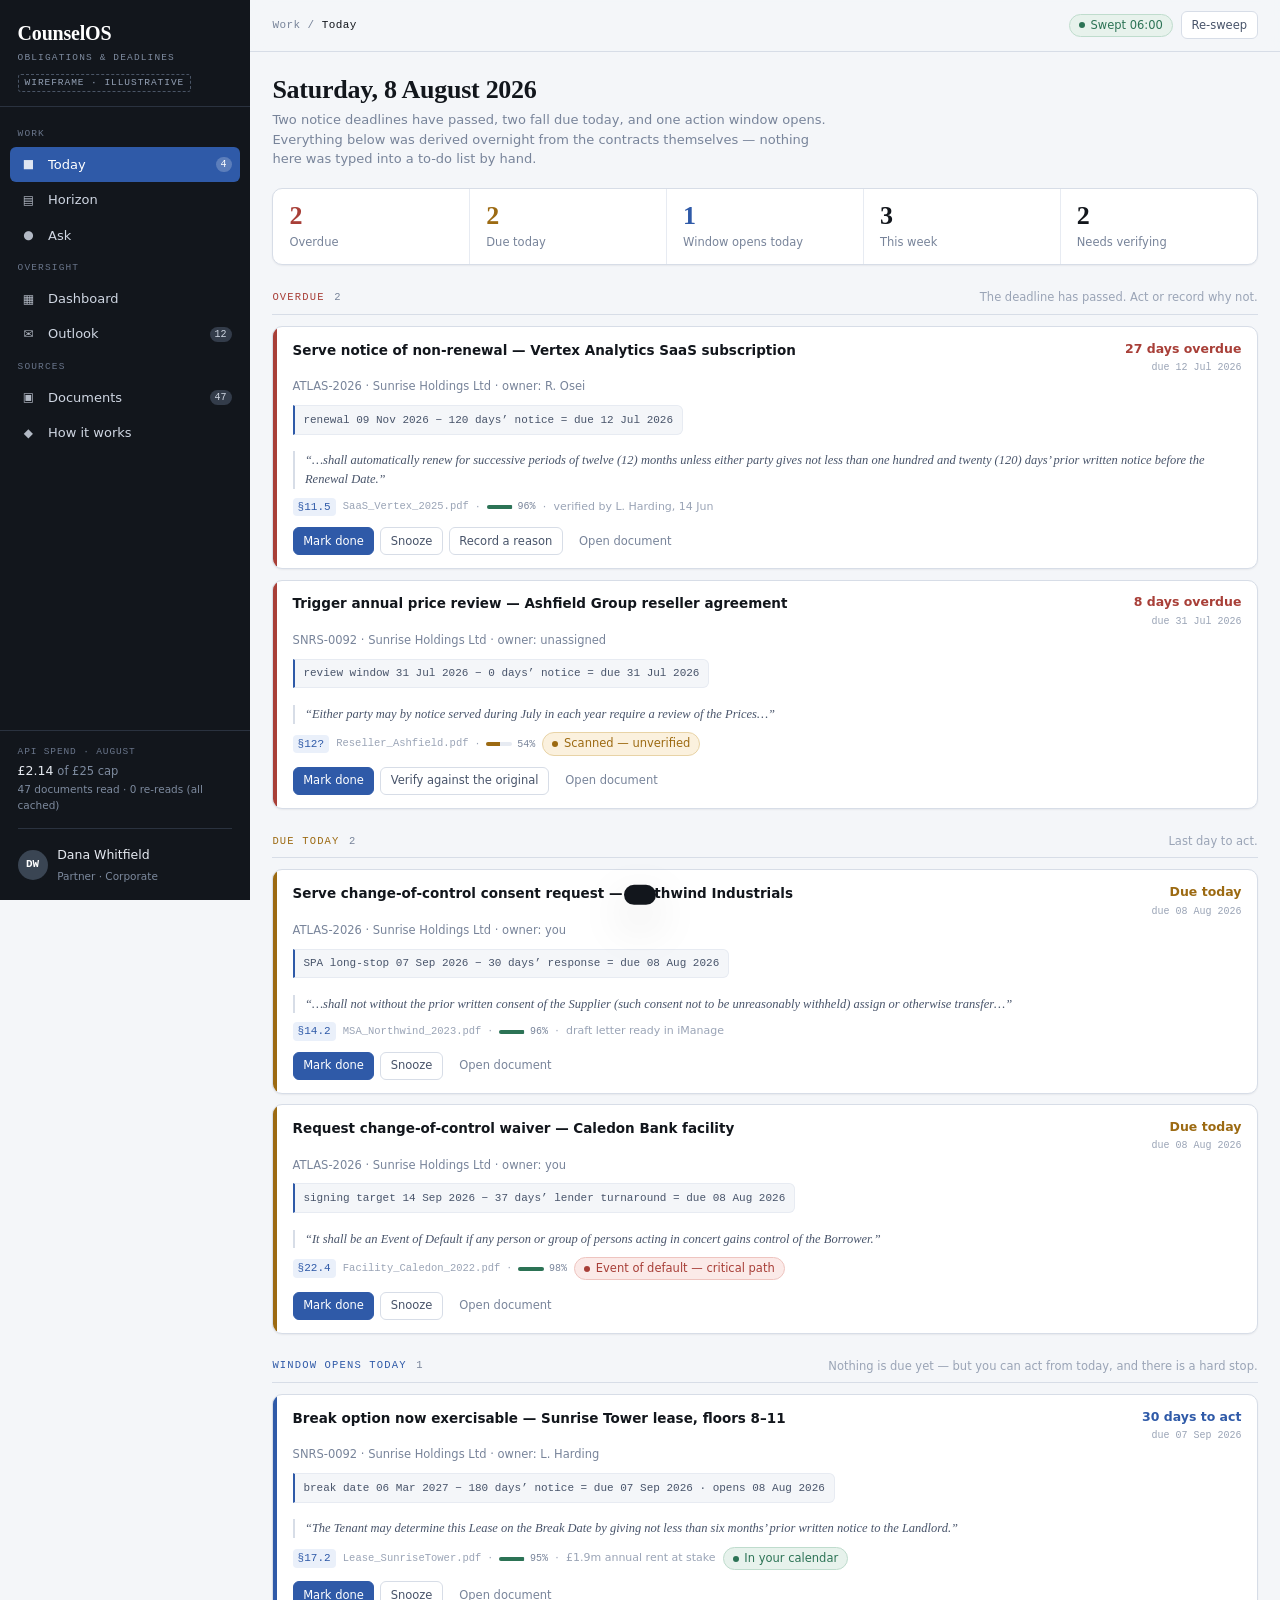
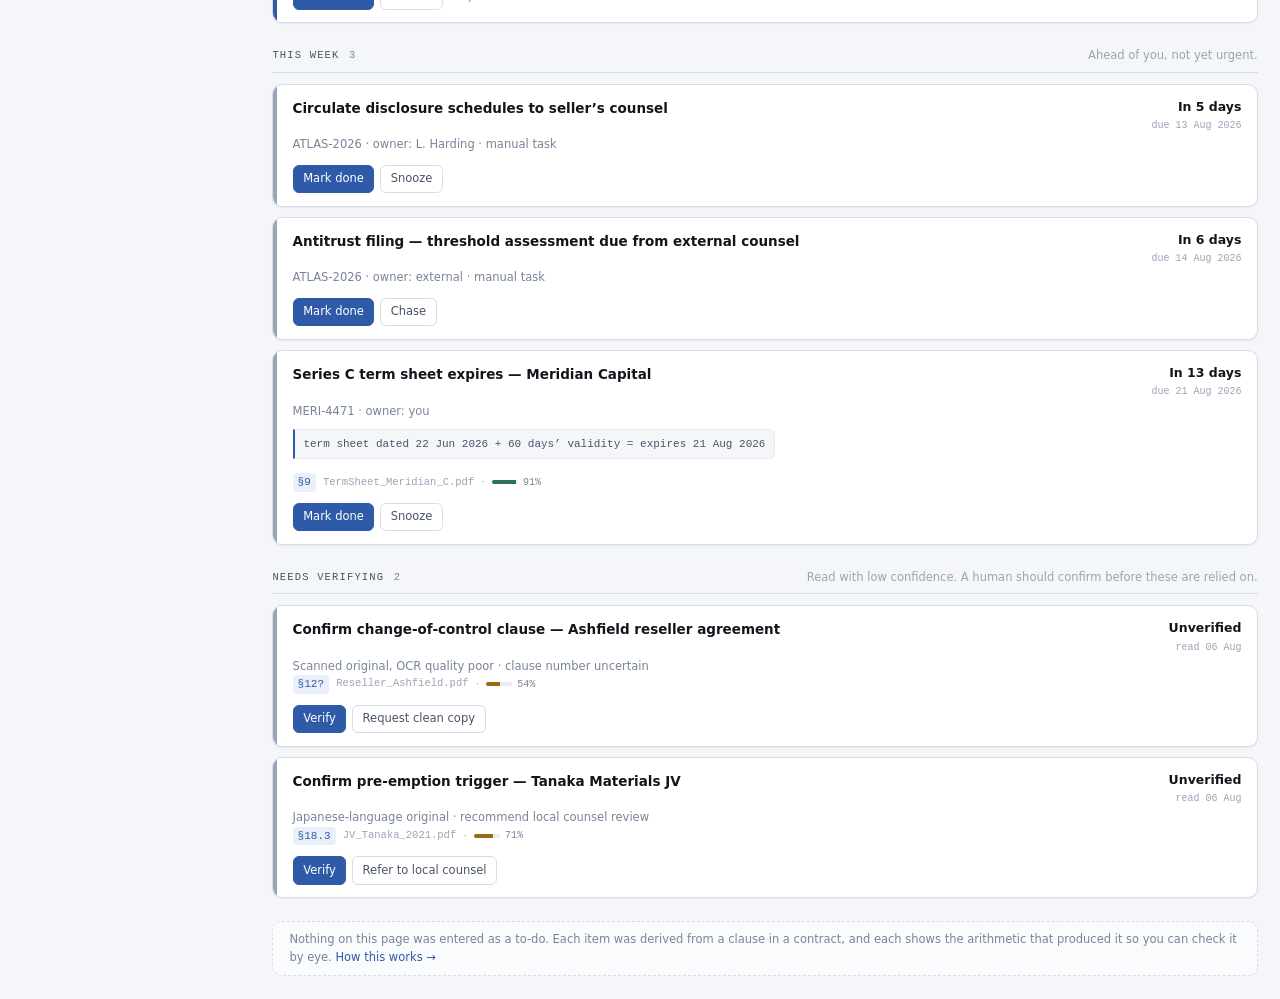
<file: lawyer-agent-os/today.html>
<!DOCTYPE html>
<html lang="en">
<head>
<meta charset="utf-8">
<meta name="viewport" content="width=device-width, initial-scale=1">
<title>CounselOS &mdash; What do I need to do today (Wireframe)</title>
<meta name="description" content="Wireframe of a proactive obligations engine for lawyers. Lands on today's work.">
<link rel="icon" href="data:image/svg+xml,%3Csvg xmlns='http://www.w3.org/2000/svg' viewBox='0 0 32 32'%3E%3Crect width='32' height='32' rx='6' fill='%2312161c'/%3E%3Ctext x='16' y='23' font-family='Georgia,serif' font-size='19' fill='%23fff' text-anchor='middle'%3EC%3C/text%3E%3C/svg%3E">
<style>
/* ══════════════════════════════════════════════════════════
   CounselOS — proactive obligations wireframe
   Tokens and component contracts shared with index.html
   ══════════════════════════════════════════════════════════ */

/* ══════ TOKENS ══════ */
:root{
  --ink:#12161c;        --ink-2:#1b222c;      --slate:#48546a;
  --mute:#78849a;       --faint:#9aa4b6;
  --line:#d7dde7;       --line-2:#e7ebf2;     --paper:#f4f6f9;
  --paper-2:#fafbfd;    --white:#fff;

  --accent:#2f5aa8;     --accent-dk:#22447f;  --accent-sf:#eaf0fa;
  --ok:#2c7355;         --ok-sf:#e7f2ec;
  --warn:#9c6a12;       --warn-sf:#fbf1de;
  --stop:#a83f38;       --stop-sf:#fbeae8;

  --radius:10px;        --radius-sm:6px;
  --sh-sm:0 1px 2px rgba(18,22,28,.06);
  --sh-md:0 4px 14px rgba(18,22,28,.08);
  --sh-lg:0 18px 48px rgba(18,22,28,.18);
  --t:.18s ease;
  --rail:250px;
  --mono:ui-monospace,'SF Mono',SFMono-Regular,Menlo,Consolas,'Liberation Mono',monospace;
  --serif:Georgia,'Iowan Old Style','Times New Roman',serif;
}

/* ══════ BASE ══════ */
*,*::before,*::after{box-sizing:border-box;}
html{-webkit-text-size-adjust:100%;}
body{
  margin:0; background:var(--paper); color:var(--ink);
  font-family:system-ui,-apple-system,'Segoe UI',Roboto,'Helvetica Neue',sans-serif;
  font-size:14px; line-height:1.5; -webkit-font-smoothing:antialiased;
}
h1,h2,h3,h4{margin:0; font-weight:600; line-height:1.25; text-wrap:balance;}
p{margin:0;}
ul{margin:0; padding:0; list-style:none;}
button{font:inherit; color:inherit; cursor:pointer; border:0; background:none;}
a{color:var(--accent); text-decoration:none;}
a:hover{text-decoration:underline;}
:focus-visible{outline:2px solid var(--accent); outline-offset:2px; border-radius:3px;}
[hidden]{display:none !important;}

.skip-link{position:absolute; left:-9999px; top:0; z-index:200; background:var(--ink); color:#fff; padding:.6rem 1rem;}
.skip-link:focus{left:.5rem; top:.5rem;}

/* ══════ SHARED ATOMS ══════ */
.mono{font-family:var(--mono);}
.cite{
  font-family:var(--mono); font-size:11px; color:var(--accent);
  background:var(--accent-sf); padding:1px 5px; border-radius:4px; white-space:nowrap;
}
.eyebrow{
  font-family:var(--mono); font-size:10.5px; letter-spacing:.1em;
  text-transform:uppercase; color:var(--mute); font-weight:500;
}
.pill{
  display:inline-flex; align-items:center; gap:.35rem;
  font-size:11.5px; font-weight:500; padding:2px 9px; border-radius:20px;
  border:1px solid var(--line); background:var(--white); color:var(--slate); white-space:nowrap;
}
.pill-ok{background:var(--ok-sf); border-color:#bfdccd; color:var(--ok);}
.pill-warn{background:var(--warn-sf); border-color:#e8d3a6; color:var(--warn);}
.pill-stop{background:var(--stop-sf); border-color:#eec4bf; color:var(--stop);}
.pill-info{background:var(--accent-sf); border-color:#c5d6ef; color:var(--accent);}
.dot{width:6px; height:6px; border-radius:50%; background:currentColor; flex:none;}

.btn{
  display:inline-flex; align-items:center; justify-content:center; gap:.4rem;
  padding:.45rem .85rem; border-radius:var(--radius-sm); font-size:12.5px;
  font-weight:500; border:1px solid var(--line); background:var(--white);
  color:var(--slate); transition:background var(--t),border-color var(--t),color var(--t);
}
.btn:hover{background:var(--paper); border-color:var(--faint); color:var(--ink);}
.btn-primary{background:var(--accent); border-color:var(--accent); color:#fff;}
.btn-primary:hover{background:var(--accent-dk); border-color:var(--accent-dk); color:#fff;}
.btn-quiet{border-color:transparent; color:var(--mute);}
.btn-sm{padding:.28rem .6rem; font-size:11.5px;}

.card{background:var(--white); border:1px solid var(--line); border-radius:var(--radius); box-shadow:var(--sh-sm);}
.card-head{display:flex; align-items:center; justify-content:space-between; gap:1rem; padding:.8rem 1rem; border-bottom:1px solid var(--line-2);}
.card-head h3{font-size:13.5px;}
.card-body{padding:1rem;}
.card-note{padding:.6rem 1rem; border-top:1px dashed var(--line); font-size:11.5px; color:var(--mute); background:var(--paper-2); border-radius:0 0 var(--radius) var(--radius);}

.grid{display:grid; gap:1rem;}
.g-2{grid-template-columns:repeat(2,1fr);}
.g-3{grid-template-columns:repeat(3,1fr);}
.g-4{grid-template-columns:repeat(4,1fr);}
.stack{display:flex; flex-direction:column; gap:1rem;}
.row{display:flex; align-items:center; gap:.5rem;}
.row-between{display:flex; align-items:center; justify-content:space-between; gap:1rem;}
.wrap{flex-wrap:wrap;}
.muted{color:var(--mute);}
.small{font-size:12px;}
.tiny{font-size:11.5px;}

/* ══════ APP FRAME ══════ */
.app{display:flex; min-height:100vh;}
.rail{width:var(--rail); flex:none; background:var(--ink); color:#cfd6e2; display:flex; flex-direction:column; position:sticky; top:0; height:100vh; overflow-y:auto;}
.brand{padding:1.1rem 1.1rem .9rem; border-bottom:1px solid #2a323f;}
.brand-mark{font-family:var(--serif); font-size:20px; font-weight:600; color:#fff; letter-spacing:-.01em; display:block;}
.brand-sub{font-family:var(--mono); font-size:9.5px; letter-spacing:.12em; text-transform:uppercase; color:#7d8a9e; margin-top:.2rem; display:block;}
.brand-badge{display:inline-block; margin-top:.55rem; font-family:var(--mono); font-size:9.5px; letter-spacing:.1em; text-transform:uppercase; border:1px dashed #4a5566; color:#94a1b5; padding:1px 6px; border-radius:3px;}

.nav{padding:.7rem .6rem;}
.nav-label{font-family:var(--mono); font-size:9.5px; letter-spacing:.12em; text-transform:uppercase; color:#69758a; padding:.5rem .5rem .35rem;}
.nav-item{display:flex; align-items:center; gap:.6rem; width:100%; text-align:left; padding:.5rem .55rem; border-radius:var(--radius-sm); color:#cfd6e2; font-size:13px; transition:background var(--t),color var(--t);}
.nav-item:hover{background:#232b36; color:#fff;}
.nav-item[aria-selected="true"]{background:var(--accent); color:#fff; font-weight:500;}
.nav-ico{width:20px; flex:none; text-align:center; font-size:12px; opacity:.85;}
.nav-count{margin-left:auto; font-family:var(--mono); font-size:10px; background:#333c4a; color:#cfd6e2; padding:0 5px; border-radius:9px;}
.nav-item[aria-selected="true"] .nav-count{background:rgba(255,255,255,.22); color:#fff;}
.nav-count.urgent{background:var(--stop); color:#fff;}

.rail-foot{margin-top:auto; padding:.9rem 1.1rem; border-top:1px solid #2a323f;}
.meter-k{font-family:var(--mono); font-size:9.5px; letter-spacing:.09em; text-transform:uppercase; color:#69758a;}
.meter-v{font-size:12.5px; color:#e7ebf2; margin-top:.15rem;}
.meter-sub{font-size:10.5px; color:#7d8a9e; margin-top:.1rem;}
.who{display:flex; align-items:center; gap:.6rem; margin-top:.9rem; padding-top:.9rem; border-top:1px solid #2a323f;}
.avatar{width:30px; height:30px; border-radius:50%; flex:none; background:#3a4553; color:#fff; display:grid; place-items:center; font-size:11px; font-weight:600; font-family:var(--mono);}
.who-name{font-size:12.5px; color:#e7ebf2;}
.who-role{font-size:10.5px; color:#7d8a9e;}

.main{flex:1; min-width:0; display:flex; flex-direction:column;}
.topbar{position:sticky; top:0; z-index:20; background:rgba(244,246,249,.92); backdrop-filter:blur(8px); border-bottom:1px solid var(--line); padding:.7rem 1.4rem; display:flex; align-items:center; gap:1rem;}
.crumb{font-family:var(--mono); font-size:11px; color:var(--mute); letter-spacing:.04em;}
.crumb b{color:var(--ink); font-weight:500;}
.topbar-actions{margin-left:auto; display:flex; align-items:center; gap:.5rem;}
.nav-toggle{display:none;}

.screen{padding:1.4rem; max-width:1180px; width:100%;}
.screen-head{margin-bottom:1.2rem;}
.screen-head h1{font-family:var(--serif); font-size:26px; letter-spacing:-.01em;}
.screen-head p{color:var(--mute); font-size:13px; margin-top:.25rem; max-width:68ch;}

/* ══════ TODAY — TRIAGE STACK ══════ */
.triage-head{
  display:flex; align-items:center; gap:.6rem; margin:1.5rem 0 .7rem;
  padding-bottom:.45rem; border-bottom:1px solid var(--line);
}
.triage-head:first-of-type{margin-top:0;}
.triage-title{font-family:var(--mono); font-size:10.5px; letter-spacing:.11em; text-transform:uppercase; font-weight:500;}
.triage-count{font-family:var(--mono); font-size:10.5px; color:var(--mute);}
.triage-why{margin-left:auto; font-size:11.5px; color:var(--faint);}
.t-stop .triage-title{color:var(--stop);}
.t-warn .triage-title{color:var(--warn);}
.t-info .triage-title{color:var(--accent);}
.t-mute .triage-title{color:var(--slate);}

.tasks{display:flex; flex-direction:column; gap:.65rem;}

.task{
  display:flex; gap:0; background:var(--white); border:1px solid var(--line);
  border-radius:var(--radius); box-shadow:var(--sh-sm); overflow:hidden;
  transition:box-shadow var(--t),border-color var(--t),opacity var(--t);
}
.task:hover{box-shadow:var(--sh-md);}
.task-stripe{width:4px; flex:none; background:var(--faint);}
.task-stop .task-stripe{background:var(--stop);}
.task-warn .task-stripe{background:var(--warn);}
.task-info .task-stripe{background:var(--accent);}
.task-main{flex:1; min-width:0; padding:.8rem .95rem;}

.task-top{display:flex; align-items:flex-start; gap:.8rem;}
.task-title{font-size:13.5px; font-weight:600; flex:1; min-width:0;}
.task-when{flex:none; text-align:right;}
.task-when b{display:block; font-size:12.5px;}
.task-when span{display:block; font-family:var(--mono); font-size:10px; color:var(--faint); margin-top:.1rem;}
.task-stop .task-when b{color:var(--stop);}
.task-warn .task-when b{color:var(--warn);}
.task-info .task-when b{color:var(--accent);}

.task-matter{font-size:11.5px; color:var(--mute); margin-top:.2rem;}

/* The derivation line — "code computes" made visible. */
.derivation{
  font-family:var(--mono); font-size:11px; color:var(--slate);
  background:var(--paper); border:1px solid var(--line-2); border-left:2px solid var(--accent);
  border-radius:0 var(--radius-sm) var(--radius-sm) 0;
  padding:.35rem .55rem; margin:.6rem 0 .5rem; display:inline-block; max-width:100%;
  overflow-x:auto; white-space:nowrap;
}

.quote{
  font-family:var(--serif); font-size:12.5px; color:var(--slate); font-style:italic;
  border-left:2px solid var(--line); padding-left:.65rem; margin:.15rem 0 .55rem;
}
.provenance{display:flex; gap:.45rem; align-items:center; flex-wrap:wrap; font-size:11px; color:var(--faint);}
.provenance .mono{font-size:10.5px;}

.task-acts{display:flex; gap:.35rem; margin-top:.7rem; flex-wrap:wrap;}
.task.is-done{opacity:.5;}
.task.is-done .task-acts,.task.is-done .quote{display:none;}
.task.is-done .task-title{text-decoration:line-through;}
.done-note{display:none; font-size:11.5px; color:var(--ok); font-weight:500; margin-top:.5rem;}
.task.is-done .done-note{display:block;}

.conf{display:inline-flex; align-items:center; gap:.3rem; font-family:var(--mono); font-size:10px; color:var(--mute);}
.conf-bar{width:26px; height:4px; border-radius:3px; background:var(--line-2); overflow:hidden; display:inline-block;}
.conf-bar i{display:block; height:100%; background:var(--ok);}
.conf-low .conf-bar i{background:var(--warn);}

.empty{
  padding:1.1rem; text-align:center; color:var(--mute); font-size:12.5px;
  border:1px dashed var(--line); border-radius:var(--radius); background:var(--paper-2);
}

/* Summary strip */
.summary{display:flex; gap:0; border:1px solid var(--line); border-radius:var(--radius); overflow:hidden; background:var(--white); box-shadow:var(--sh-sm); margin-bottom:1.4rem;}
.sum{flex:1; padding:.85rem 1rem; border-right:1px solid var(--line-2); text-align:left;}
.sum:last-child{border-right:0;}
.sum-n{font-family:var(--serif); font-size:26px; line-height:1; font-weight:600; font-variant-numeric:tabular-nums;}
.sum-l{font-size:11.5px; color:var(--mute); margin-top:.3rem;}
.sum-stop .sum-n{color:var(--stop);}
.sum-warn .sum-n{color:var(--warn);}
.sum-info .sum-n{color:var(--accent);}
.sum:hover{background:var(--paper-2);}

/* ══════ HORIZON ══════ */
.hz-row{display:flex; gap:.8rem; align-items:center; padding:.55rem 1rem; border-bottom:1px solid var(--line-2);}
.hz-row:last-child{border-bottom:0;}
.hz-mon{font-family:var(--mono); font-size:10px; color:var(--faint); width:52px; flex:none; text-transform:uppercase;}
.hz-track{flex:1; min-width:0; height:26px; position:relative; background:var(--paper); border-radius:var(--radius-sm); border:1px solid var(--line-2);}
.hz-mark{
  position:absolute; top:3px; height:18px; border-radius:3px; font-family:var(--mono);
  font-size:9.5px; color:#fff; display:flex; align-items:center; padding:0 .35rem;
  white-space:nowrap; overflow:hidden;
}
.hz-stop{background:var(--stop);} .hz-warn{background:var(--warn);}
.hz-info{background:var(--accent);} .hz-ok{background:var(--ok);}
.hz-today{position:absolute; top:-3px; bottom:-3px; width:2px; background:var(--ink); z-index:2;}
.hz-today::after{content:'TODAY'; position:absolute; top:-13px; left:-14px; font-family:var(--mono); font-size:8.5px; color:var(--ink); letter-spacing:.05em;}

/* ══════ DOCUMENT / TRACE ══════ */
.trace{display:grid; grid-template-columns:1fr 1fr; gap:1rem; align-items:start;}
.doc-text{
  font-family:var(--serif); font-size:13px; line-height:1.75; color:var(--slate);
  padding:1rem; max-height:520px; overflow-y:auto;
}
.doc-text p{margin-bottom:.9rem;}
.doc-text mark{background:#fdf0c8; color:var(--ink); padding:1px 2px; border-radius:2px; box-shadow:0 0 0 1px #e8d3a6;}
.doc-cl{font-family:var(--mono); font-size:10.5px; color:var(--faint); display:block; margin-bottom:.15rem;}

.split{display:flex; align-items:stretch; gap:0; border:1px solid var(--line); border-radius:var(--radius); overflow:hidden; margin-bottom:1rem;}
.split-half{flex:1; padding:.8rem .9rem; background:var(--white);}
.split-half + .split-half{border-left:1px solid var(--line-2); background:var(--paper-2);}
.split-k{font-family:var(--mono); font-size:9.5px; letter-spacing:.09em; text-transform:uppercase; color:var(--faint); margin-bottom:.35rem;}
.split-v{font-size:12.5px; color:var(--slate);}

.field{display:flex; gap:.7rem; padding:.5rem 1rem; border-bottom:1px solid var(--line-2); align-items:baseline;}
.field:last-child{border-bottom:0;}
.field-k{font-family:var(--mono); font-size:10.5px; color:var(--faint); width:120px; flex:none;}
.field-v{font-size:12.5px; flex:1; min-width:0;}
.field-src{background:var(--accent-sf);}
.field-calc{background:var(--ok-sf);}

/* ══════ ARCH TABLE ══════ */
.map-tbl{width:100%; border-collapse:collapse; font-size:12px;}
.map-tbl th{text-align:left; font-family:var(--mono); font-size:9.5px; letter-spacing:.08em; text-transform:uppercase; color:var(--mute); font-weight:500; padding:.45rem .7rem; border-bottom:1px solid var(--line); background:var(--paper-2);}
.map-tbl td{padding:.5rem .7rem; border-bottom:1px solid var(--line-2); vertical-align:top;}
.map-tbl tr:last-child td{border-bottom:0;}
.map-tbl td:first-child{font-family:var(--mono); font-size:11px; color:var(--mute); width:34%;}

.flowbox{display:flex; align-items:stretch; gap:0; flex-wrap:wrap; border:1px solid var(--line); border-radius:var(--radius); overflow:hidden; background:var(--white);}
.fb{flex:1; min-width:150px; padding:.8rem .9rem; border-right:1px solid var(--line-2);}
.fb:last-child{border-right:0;}
.fb-n{font-family:var(--mono); font-size:9.5px; color:var(--faint); letter-spacing:.08em;}
.fb-t{font-size:12.5px; font-weight:500; margin-top:.3rem;}
.fb-d{font-size:11.5px; color:var(--mute); margin-top:.2rem;}
.fb-llm{background:var(--accent-sf);}
.fb-code{background:var(--ok-sf);}

/* ══════ CHARTS ══════
   Every chart here is a single series: magnitude is carried by bar length, not by hue.
   That is deliberate -- the status red and amber in this token set sit too close in
   normal vision to be told apart as adjacent fills, so they are never used that way.
   Status colour appears only on labelled pills, never as the sole carrier of meaning. */
.chart-wrap{overflow-x:auto;}
.chart{display:block; width:100%; height:auto;}
.ch-grid{stroke:var(--line-2); stroke-width:1;}
.ch-base{stroke:var(--line); stroke-width:1;}
.ch-axis{fill:var(--faint); font-family:var(--mono); font-size:9px;}
.ch-val{fill:var(--slate); font-family:var(--mono); font-size:10px; font-variant-numeric:tabular-nums;}
.ch-lbl{fill:var(--mute); font-size:10.5px;}
.ch-bar{transition:opacity var(--t); cursor:default;}
.ch-bar:hover{opacity:.75;}

.hero-n{font-family:var(--serif); font-size:36px; line-height:1; font-weight:600; font-variant-numeric:tabular-nums;}
.hero-l{font-size:12px; color:var(--mute); margin-top:.3rem;}

/* Coverage: a part-to-whole where the empty portion is the message. */
.cov{display:flex; height:36px; border-radius:var(--radius-sm); background:var(--line-2); overflow:hidden; border:1px solid var(--line);}
.cov-read{background:var(--accent); display:flex; align-items:center; padding:0 .55rem; color:#fff; font-family:var(--mono); font-size:10.5px; white-space:nowrap; border-right:2px solid var(--white);}
.cov-rest{flex:1; display:flex; align-items:center; padding:0 .55rem; font-family:var(--mono); font-size:10.5px; color:var(--slate);}
.cov-key{display:flex; gap:1rem; margin-top:.55rem; flex-wrap:wrap; font-size:11.5px; color:var(--mute);}
.cov-key span{display:inline-flex; align-items:center; gap:.35rem;}
.swatch{width:9px; height:9px; border-radius:2px; flex:none; border:1px solid rgba(18,22,28,.12);}

.meter{height:8px; border-radius:5px; background:var(--line-2); overflow:hidden; margin-top:.5rem;}
.meter span{display:block; height:100%; background:var(--accent); border-radius:5px;}

.rank{display:flex; gap:.7rem; align-items:center; padding:.55rem 1rem; border-bottom:1px solid var(--line-2);}
.rank:last-child{border-bottom:0;}
.rank-n{font-family:var(--mono); font-size:10px; color:var(--faint); width:16px; flex:none;}
.rank-body{flex:1; min-width:0;}
.rank-t{display:block; font-size:12.5px; font-weight:500;}
.rank-s{display:block; font-size:11px; color:var(--mute); margin-top:.1rem;}
.rank-v{font-family:var(--mono); font-size:12px; font-variant-numeric:tabular-nums; flex:none; text-align:right;}

.tip{
  position:fixed; z-index:200; background:var(--ink); color:#fff; font-family:var(--mono);
  font-size:11px; padding:.35rem .55rem; border-radius:var(--radius-sm);
  pointer-events:none; opacity:0; transition:opacity .12s; white-space:nowrap;
}
.tip.show{opacity:1;}

/* ══════ OUTLOOK ══════ */
.scope{display:flex; gap:.5rem; align-items:flex-start; font-size:12px; color:var(--slate); padding:.22rem 0;}
.scope-ico{flex:none; width:13px; text-align:center; font-size:10px; color:var(--ok); padding-top:1px;}
.scope-no .scope-ico{color:var(--stop);}

.mail{border:1px solid var(--line); border-radius:var(--radius); overflow:hidden; background:var(--white);}
.mail-head{padding:.7rem .9rem; border-bottom:1px solid var(--line-2); background:var(--paper-2);}
.mail-sub{font-size:13.5px; font-weight:600;}
.mail-meta{font-family:var(--mono); font-size:10px; color:var(--faint); margin-top:.25rem;}
.mail-body{padding:.9rem;}
.mail-item{display:flex; gap:.65rem; padding:.55rem 0; border-bottom:1px solid var(--line-2); align-items:flex-start;}
.mail-item:last-child{border-bottom:0;}
.mail-tag{font-family:var(--mono); font-size:9px; padding:1px 5px; border-radius:3px; flex:none; margin-top:.15rem;}
.mail-foot{padding:.65rem .9rem; border-top:1px dashed var(--line); background:var(--paper-2); font-size:11.5px; color:var(--mute);}

.cal{display:flex; gap:.65rem; padding:.55rem 1rem; border-bottom:1px solid var(--line-2); align-items:center;}
.cal:last-child{border-bottom:0;}
.cal-date{font-family:var(--mono); font-size:10px; text-align:center; flex:none; width:38px; border:1px solid var(--line); border-radius:var(--radius-sm); padding:2px 0; background:var(--paper-2);}
.cal-date b{display:block; font-size:13px; color:var(--ink);}

/* ══════ ASK / AGENTS ══════ */
.ask-wrap{display:grid; grid-template-columns:1fr 270px; gap:1rem; align-items:start;}
.thread{padding:1rem; display:flex; flex-direction:column; gap:1.1rem;}
.msg{display:flex; gap:.7rem; align-items:flex-start;}
.msg-av{width:26px; height:26px; border-radius:var(--radius-sm); flex:none; display:grid; place-items:center; font-size:10px; font-weight:600; font-family:var(--mono);}
.msg-user .msg-av{background:var(--ink); color:#fff;}
.msg-agent .msg-av{background:var(--accent); color:#fff;}
.msg-body{flex:1; min-width:0; font-size:13px;}
.msg-who{font-family:var(--mono); font-size:10.5px; color:var(--mute); margin-bottom:.35rem;}
.msg-user .msg-body p{background:var(--paper); border:1px solid var(--line-2); padding:.55rem .75rem; border-radius:var(--radius); display:inline-block;}
.msg-agent .msg-body{color:var(--slate);}
.msg-agent .msg-body strong{color:var(--ink);}

/* The routing trace: which agent answered, what it touched, what it cost. */
.route{display:flex; gap:.4rem; align-items:center; flex-wrap:wrap; padding:.4rem .55rem; background:var(--paper); border:1px solid var(--line-2); border-radius:var(--radius-sm); margin-bottom:.6rem; font-family:var(--mono); font-size:10px;}
.route-step{display:inline-flex; align-items:center; gap:.3rem; padding:1px 7px; border-radius:20px; border:1px solid var(--line); background:var(--white); color:var(--slate);}
.route-db{background:var(--ok-sf); border-color:#bfdccd; color:var(--ok);}
.route-doc{background:var(--accent-sf); border-color:#c5d6ef; color:var(--accent);}
.route-gen{background:var(--paper-2); border-color:var(--line); color:var(--slate);}
.route-cost{margin-left:auto; color:var(--faint);}
.route-arrow{color:var(--faint);}

.ans-tbl{width:100%; border-collapse:collapse; font-size:12px; margin:.5rem 0; font-variant-numeric:tabular-nums;}
.ans-tbl th{text-align:left; font-family:var(--mono); font-size:9px; letter-spacing:.07em; text-transform:uppercase; color:var(--mute); font-weight:500; padding:.35rem .5rem; border-bottom:1px solid var(--line);}
.ans-tbl td{padding:.4rem .5rem; border-bottom:1px solid var(--line-2);}
.ans-tbl tr:last-child td{border-bottom:0;}

.agent-row{display:flex; gap:.6rem; padding:.55rem 1rem; border-bottom:1px solid var(--line-2); align-items:flex-start;}
.agent-row:last-child{border-bottom:0;}
.agent-n{display:block; font-size:12.5px; font-weight:500;}
.agent-d{display:block; font-size:11px; color:var(--mute); margin-top:.1rem;}
.agent-c{font-family:var(--mono); font-size:10px; flex:none; text-align:right; color:var(--faint);}

.model-pick{display:flex; gap:.3rem; padding:.6rem 1rem;}
.model-btn{flex:1; padding:.4rem; border:1px solid var(--line); border-radius:var(--radius-sm); background:var(--white); font-size:11.5px; color:var(--slate); transition:border-color var(--t),background var(--t);}
.model-btn[aria-pressed="true"]{border-color:var(--accent); background:var(--accent-sf); color:var(--accent); font-weight:500;}

.composer{display:flex; gap:.5rem; padding:.8rem 1rem; border-top:1px solid var(--line-2); background:var(--paper-2); border-radius:0 0 var(--radius) var(--radius);}
.composer-input{flex:1; border:1px solid var(--line); border-radius:var(--radius-sm); padding:.5rem .7rem; font:inherit; font-size:12.5px; background:var(--white); color:var(--ink);}
.suggest{display:block; width:100%; text-align:left; padding:.5rem .6rem; font-size:12px; border:1px solid var(--line); border-radius:var(--radius-sm); background:var(--white); color:var(--slate); margin-bottom:.4rem; transition:border-color var(--t),color var(--t);}
.suggest:hover{border-color:var(--accent); color:var(--ink);}

/* ══════ TOAST ══════ */
.toast{position:fixed; left:50%; bottom:1.4rem; transform:translate(-50%,140%); z-index:150; background:var(--ink); color:#fff; font-size:12.5px; padding:.6rem 1rem; border-radius:var(--radius); box-shadow:var(--sh-lg); transition:transform .26s ease; max-width:88vw;}
.toast.show{transform:translate(-50%,0);}

/* ══════ RESPONSIVE ══════ */
@media (max-width:1080px){
  .trace,.ask-wrap{grid-template-columns:1fr;}
  .g-4,.g-3{grid-template-columns:repeat(2,1fr);}
}
@media (max-width:860px){
  .rail{position:fixed; left:0; top:0; z-index:80; transform:translateX(-100%); transition:transform .24s ease; width:270px;}
  .rail.open{transform:none;}
  .nav-toggle{display:inline-flex;}
  .summary{flex-wrap:wrap;}
  .sum{min-width:50%; border-bottom:1px solid var(--line-2);}
}
@media (max-width:640px){
  .g-2,.g-3,.g-4{grid-template-columns:1fr;}
  .screen{padding:1rem;}
  .screen-head h1{font-size:22px;}
  .crumb{display:none;}
  .task-top{flex-direction:column; gap:.3rem;}
  .task-when{text-align:left;}
  .field{flex-direction:column; gap:.15rem;}
  .field-k{width:auto;}
}
@media (prefers-reduced-motion:reduce){
  *{animation-duration:.01ms !important; transition-duration:.01ms !important;}
}
</style>
</head>
<body>
<a class="skip-link" href="#main">Skip to content</a>

<div class="app">

  <!-- ══════ RAIL ══════ -->
  <aside class="rail" id="rail">
    <div class="brand">
      <span class="brand-mark">CounselOS</span>
      <span class="brand-sub">Obligations &amp; deadlines</span>
      <span class="brand-badge">Wireframe &middot; illustrative</span>
    </div>

    <nav class="nav" aria-label="Primary">
      <div class="nav-label">Work</div>
      <div role="tablist" aria-orientation="vertical">
        <button class="nav-item" role="tab" data-screen="today" aria-selected="true">
          <span class="nav-ico" aria-hidden="true">&#9632;</span> Today
          <span class="nav-count urgent" id="navCount">4</span>
        </button>
        <button class="nav-item" role="tab" data-screen="horizon" aria-selected="false">
          <span class="nav-ico" aria-hidden="true">&#9636;</span> Horizon
        </button>
        <button class="nav-item" role="tab" data-screen="ask" aria-selected="false">
          <span class="nav-ico" aria-hidden="true">&#9679;</span> Ask
        </button>
      </div>
      <div class="nav-label">Oversight</div>
      <div role="tablist" aria-orientation="vertical">
        <button class="nav-item" role="tab" data-screen="dashboard" aria-selected="false">
          <span class="nav-ico" aria-hidden="true">&#9638;</span> Dashboard
        </button>
        <button class="nav-item" role="tab" data-screen="outlook" aria-selected="false">
          <span class="nav-ico" aria-hidden="true">&#9993;</span> Outlook
          <span class="nav-count">12</span>
        </button>
      </div>
      <div class="nav-label">Sources</div>
      <div role="tablist" aria-orientation="vertical">
        <button class="nav-item" role="tab" data-screen="document" aria-selected="false">
          <span class="nav-ico" aria-hidden="true">&#9635;</span> Documents
          <span class="nav-count">47</span>
        </button>
        <button class="nav-item" role="tab" data-screen="how" aria-selected="false">
          <span class="nav-ico" aria-hidden="true">&#9670;</span> How it works
        </button>
      </div>
    </nav>

    <div class="rail-foot">
      <div class="meter-k">API spend &middot; August</div>
      <div class="meter-v">&pound;2.14 <span class="tiny" style="color:#7d8a9e;">of &pound;25 cap</span></div>
      <div class="meter-sub">47 documents read &middot; 0 re-reads (all cached)</div>
      <div class="who">
        <span class="avatar" aria-hidden="true">DW</span>
        <span>
          <span class="who-name">Dana Whitfield</span><br>
          <span class="who-role">Partner &middot; Corporate</span>
        </span>
      </div>
    </div>
  </aside>

  <!-- ══════ MAIN ══════ -->
  <div class="main">
    <header class="topbar">
      <button class="btn btn-sm nav-toggle" id="navToggle" aria-label="Toggle navigation" aria-expanded="false">&#9776; Menu</button>
      <span class="crumb" id="crumb">Work / <b>Today</b></span>
      <div class="topbar-actions">
        <span class="pill pill-ok"><span class="dot"></span> Swept 06:00</span>
        <button class="btn btn-sm" id="sweepBtn">Re-sweep</button>
      </div>
    </header>

    <main id="main">

      <!-- ══════ TODAY ══════ -->
      <section class="screen" id="screen-today" data-title="Work / Today">
        <div class="screen-head">
          <h1>Saturday, 8 August 2026</h1>
          <p>Two notice deadlines have passed, two fall due today, and one action window opens.
             Everything below was derived overnight from the contracts themselves &mdash; nothing here
             was typed into a to-do list by hand.</p>
        </div>

        <div class="summary">
          <button class="sum sum-stop" data-jump="grp-overdue"><div class="sum-n">2</div><div class="sum-l">Overdue</div></button>
          <button class="sum sum-warn" data-jump="grp-today"><div class="sum-n">2</div><div class="sum-l">Due today</div></button>
          <button class="sum sum-info" data-jump="grp-opens"><div class="sum-n">1</div><div class="sum-l">Window opens today</div></button>
          <button class="sum" data-jump="grp-week"><div class="sum-n">3</div><div class="sum-l">This week</div></button>
          <button class="sum" data-jump="grp-verify"><div class="sum-n">2</div><div class="sum-l">Needs verifying</div></button>
        </div>

        <!-- ── OVERDUE ── -->
        <div class="triage-head t-stop" id="grp-overdue">
          <span class="triage-title">Overdue</span>
          <span class="triage-count">2</span>
          <span class="triage-why">The deadline has passed. Act or record why not.</span>
        </div>
        <div class="tasks">

          <article class="task task-stop">
            <div class="task-stripe"></div>
            <div class="task-main">
              <div class="task-top">
                <div class="task-title">Serve notice of non-renewal &mdash; Vertex Analytics SaaS subscription</div>
                <div class="task-when"><b>27 days overdue</b><span>due 12 Jul 2026</span></div>
              </div>
              <div class="task-matter">ATLAS-2026 &middot; Sunrise Holdings Ltd &middot; owner: R. Osei</div>
              <div class="derivation">renewal 09 Nov 2026 &minus; 120 days&rsquo; notice = due 12 Jul 2026</div>
              <div class="quote">&ldquo;&hellip;shall automatically renew for successive periods of twelve (12) months unless either party gives not less than one hundred and twenty (120) days&rsquo; prior written notice before the Renewal Date.&rdquo;</div>
              <div class="provenance">
                <span class="cite">&sect;11.5</span>
                <span class="mono">SaaS_Vertex_2025.pdf</span>
                <span>&middot;</span>
                <span class="conf"><span class="conf-bar"><i style="width:96%"></i></span> 96%</span>
                <span>&middot;</span>
                <span>verified by L. Harding, 14 Jun</span>
              </div>
              <div class="task-acts">
                <button class="btn btn-sm btn-primary" data-done>Mark done</button>
                <button class="btn btn-sm">Snooze</button>
                <button class="btn btn-sm">Record a reason</button>
                <button class="btn btn-sm btn-quiet" data-goto="document">Open document</button>
              </div>
              <div class="done-note">&#10003; Closed &middot; written to the audit log</div>
            </div>
          </article>

          <article class="task task-stop">
            <div class="task-stripe"></div>
            <div class="task-main">
              <div class="task-top">
                <div class="task-title">Trigger annual price review &mdash; Ashfield Group reseller agreement</div>
                <div class="task-when"><b>8 days overdue</b><span>due 31 Jul 2026</span></div>
              </div>
              <div class="task-matter">SNRS-0092 &middot; Sunrise Holdings Ltd &middot; owner: unassigned</div>
              <div class="derivation">review window 31 Jul 2026 &minus; 0 days&rsquo; notice = due 31 Jul 2026</div>
              <div class="quote">&ldquo;Either party may by notice served during July in each year require a review of the Prices&hellip;&rdquo;</div>
              <div class="provenance">
                <span class="cite">&sect;12?</span>
                <span class="mono">Reseller_Ashfield.pdf</span>
                <span>&middot;</span>
                <span class="conf conf-low"><span class="conf-bar"><i style="width:54%"></i></span> 54%</span>
                <span class="pill pill-warn"><span class="dot"></span> Scanned &mdash; unverified</span>
              </div>
              <div class="task-acts">
                <button class="btn btn-sm btn-primary" data-done>Mark done</button>
                <button class="btn btn-sm">Verify against the original</button>
                <button class="btn btn-sm btn-quiet" data-goto="document">Open document</button>
              </div>
              <div class="done-note">&#10003; Closed &middot; written to the audit log</div>
            </div>
          </article>
        </div>

        <!-- ── DUE TODAY ── -->
        <div class="triage-head t-warn" id="grp-today">
          <span class="triage-title">Due today</span>
          <span class="triage-count">2</span>
          <span class="triage-why">Last day to act.</span>
        </div>
        <div class="tasks">

          <article class="task task-warn">
            <div class="task-stripe"></div>
            <div class="task-main">
              <div class="task-top">
                <div class="task-title">Serve change-of-control consent request &mdash; Northwind Industrials</div>
                <div class="task-when"><b>Due today</b><span>due 08 Aug 2026</span></div>
              </div>
              <div class="task-matter">ATLAS-2026 &middot; Sunrise Holdings Ltd &middot; owner: you</div>
              <div class="derivation">SPA long-stop 07 Sep 2026 &minus; 30 days&rsquo; response = due 08 Aug 2026</div>
              <div class="quote">&ldquo;&hellip;shall not without the prior written consent of the Supplier (such consent not to be unreasonably withheld) assign or otherwise transfer&hellip;&rdquo;</div>
              <div class="provenance">
                <span class="cite">&sect;14.2</span>
                <span class="mono">MSA_Northwind_2023.pdf</span>
                <span>&middot;</span>
                <span class="conf"><span class="conf-bar"><i style="width:96%"></i></span> 96%</span>
                <span>&middot;</span>
                <span>draft letter ready in iManage</span>
              </div>
              <div class="task-acts">
                <button class="btn btn-sm btn-primary" data-done>Mark done</button>
                <button class="btn btn-sm">Snooze</button>
                <button class="btn btn-sm btn-quiet" data-goto="document">Open document</button>
              </div>
              <div class="done-note">&#10003; Closed &middot; written to the audit log</div>
            </div>
          </article>

          <article class="task task-warn">
            <div class="task-stripe"></div>
            <div class="task-main">
              <div class="task-top">
                <div class="task-title">Request change-of-control waiver &mdash; Caledon Bank facility</div>
                <div class="task-when"><b>Due today</b><span>due 08 Aug 2026</span></div>
              </div>
              <div class="task-matter">ATLAS-2026 &middot; Sunrise Holdings Ltd &middot; owner: you</div>
              <div class="derivation">signing target 14 Sep 2026 &minus; 37 days&rsquo; lender turnaround = due 08 Aug 2026</div>
              <div class="quote">&ldquo;It shall be an Event of Default if any person or group of persons acting in concert gains control of the Borrower.&rdquo;</div>
              <div class="provenance">
                <span class="cite">&sect;22.4</span>
                <span class="mono">Facility_Caledon_2022.pdf</span>
                <span>&middot;</span>
                <span class="conf"><span class="conf-bar"><i style="width:98%"></i></span> 98%</span>
                <span class="pill pill-stop"><span class="dot"></span> Event of default &mdash; critical path</span>
              </div>
              <div class="task-acts">
                <button class="btn btn-sm btn-primary" data-done>Mark done</button>
                <button class="btn btn-sm">Snooze</button>
                <button class="btn btn-sm btn-quiet" data-goto="document">Open document</button>
              </div>
              <div class="done-note">&#10003; Closed &middot; written to the audit log</div>
            </div>
          </article>
        </div>

        <!-- ── WINDOW OPENS ── -->
        <div class="triage-head t-info" id="grp-opens">
          <span class="triage-title">Window opens today</span>
          <span class="triage-count">1</span>
          <span class="triage-why">Nothing is due yet &mdash; but you can act from today, and there is a hard stop.</span>
        </div>
        <div class="tasks">
          <article class="task task-info">
            <div class="task-stripe"></div>
            <div class="task-main">
              <div class="task-top">
                <div class="task-title">Break option now exercisable &mdash; Sunrise Tower lease, floors 8&ndash;11</div>
                <div class="task-when"><b>30 days to act</b><span>due 07 Sep 2026</span></div>
              </div>
              <div class="task-matter">SNRS-0092 &middot; Sunrise Holdings Ltd &middot; owner: L. Harding</div>
              <div class="derivation">break date 06 Mar 2027 &minus; 180 days&rsquo; notice = due 07 Sep 2026 &middot; opens 08 Aug 2026</div>
              <div class="quote">&ldquo;The Tenant may determine this Lease on the Break Date by giving not less than six months&rsquo; prior written notice to the Landlord.&rdquo;</div>
              <div class="provenance">
                <span class="cite">&sect;17.2</span>
                <span class="mono">Lease_SunriseTower.pdf</span>
                <span>&middot;</span>
                <span class="conf"><span class="conf-bar"><i style="width:95%"></i></span> 95%</span>
                <span>&middot;</span>
                <span>&pound;1.9m annual rent at stake</span>
                <span class="pill pill-ok" style="cursor:pointer;" data-goto="outlook"><span class="dot"></span> In your calendar</span>
              </div>
              <div class="task-acts">
                <button class="btn btn-sm btn-primary" data-done>Mark done</button>
                <button class="btn btn-sm">Snooze</button>
                <button class="btn btn-sm btn-quiet" data-goto="document">Open document</button>
              </div>
              <div class="done-note">&#10003; Closed &middot; written to the audit log</div>
            </div>
          </article>
        </div>

        <!-- ── THIS WEEK ── -->
        <div class="triage-head t-mute" id="grp-week">
          <span class="triage-title">This week</span>
          <span class="triage-count">3</span>
          <span class="triage-why">Ahead of you, not yet urgent.</span>
        </div>
        <div class="tasks">
          <article class="task">
            <div class="task-stripe"></div>
            <div class="task-main">
              <div class="task-top">
                <div class="task-title">Circulate disclosure schedules to seller&rsquo;s counsel</div>
                <div class="task-when"><b>In 5 days</b><span>due 13 Aug 2026</span></div>
              </div>
              <div class="task-matter">ATLAS-2026 &middot; owner: L. Harding &middot; <span class="muted">manual task</span></div>
              <div class="task-acts">
                <button class="btn btn-sm btn-primary" data-done>Mark done</button>
                <button class="btn btn-sm">Snooze</button>
              </div>
              <div class="done-note">&#10003; Closed &middot; written to the audit log</div>
            </div>
          </article>
          <article class="task">
            <div class="task-stripe"></div>
            <div class="task-main">
              <div class="task-top">
                <div class="task-title">Antitrust filing &mdash; threshold assessment due from external counsel</div>
                <div class="task-when"><b>In 6 days</b><span>due 14 Aug 2026</span></div>
              </div>
              <div class="task-matter">ATLAS-2026 &middot; owner: external &middot; <span class="muted">manual task</span></div>
              <div class="task-acts">
                <button class="btn btn-sm btn-primary" data-done>Mark done</button>
                <button class="btn btn-sm">Chase</button>
              </div>
              <div class="done-note">&#10003; Closed &middot; written to the audit log</div>
            </div>
          </article>
          <article class="task">
            <div class="task-stripe"></div>
            <div class="task-main">
              <div class="task-top">
                <div class="task-title">Series C term sheet expires &mdash; Meridian Capital</div>
                <div class="task-when"><b>In 13 days</b><span>due 21 Aug 2026</span></div>
              </div>
              <div class="task-matter">MERI-4471 &middot; owner: you</div>
              <div class="derivation">term sheet dated 22 Jun 2026 + 60 days&rsquo; validity = expires 21 Aug 2026</div>
              <div class="provenance">
                <span class="cite">&sect;9</span>
                <span class="mono">TermSheet_Meridian_C.pdf</span>
                <span>&middot;</span>
                <span class="conf"><span class="conf-bar"><i style="width:91%"></i></span> 91%</span>
              </div>
              <div class="task-acts">
                <button class="btn btn-sm btn-primary" data-done>Mark done</button>
                <button class="btn btn-sm">Snooze</button>
              </div>
              <div class="done-note">&#10003; Closed &middot; written to the audit log</div>
            </div>
          </article>
        </div>

        <!-- ── NEEDS VERIFYING ── -->
        <div class="triage-head t-mute" id="grp-verify">
          <span class="triage-title">Needs verifying</span>
          <span class="triage-count">2</span>
          <span class="triage-why">Read with low confidence. A human should confirm before these are relied on.</span>
        </div>
        <div class="tasks">
          <article class="task">
            <div class="task-stripe"></div>
            <div class="task-main">
              <div class="task-top">
                <div class="task-title">Confirm change-of-control clause &mdash; Ashfield reseller agreement</div>
                <div class="task-when"><b>Unverified</b><span>read 06 Aug</span></div>
              </div>
              <div class="task-matter">Scanned original, OCR quality poor &middot; clause number uncertain</div>
              <div class="provenance">
                <span class="cite">&sect;12?</span>
                <span class="mono">Reseller_Ashfield.pdf</span>
                <span>&middot;</span>
                <span class="conf conf-low"><span class="conf-bar"><i style="width:54%"></i></span> 54%</span>
              </div>
              <div class="task-acts">
                <button class="btn btn-sm btn-primary" data-done>Verify</button>
                <button class="btn btn-sm">Request clean copy</button>
              </div>
              <div class="done-note">&#10003; Verified &middot; written to the audit log</div>
            </div>
          </article>
          <article class="task">
            <div class="task-stripe"></div>
            <div class="task-main">
              <div class="task-top">
                <div class="task-title">Confirm pre-emption trigger &mdash; Tanaka Materials JV</div>
                <div class="task-when"><b>Unverified</b><span>read 06 Aug</span></div>
              </div>
              <div class="task-matter">Japanese-language original &middot; recommend local counsel review</div>
              <div class="provenance">
                <span class="cite">&sect;18.3</span>
                <span class="mono">JV_Tanaka_2021.pdf</span>
                <span>&middot;</span>
                <span class="conf conf-low"><span class="conf-bar"><i style="width:71%"></i></span> 71%</span>
              </div>
              <div class="task-acts">
                <button class="btn btn-sm btn-primary" data-done>Verify</button>
                <button class="btn btn-sm">Refer to local counsel</button>
              </div>
              <div class="done-note">&#10003; Verified &middot; written to the audit log</div>
            </div>
          </article>
        </div>

        <div class="card-note" style="border:1px dashed var(--line); border-radius:var(--radius); margin-top:1.4rem;">
          Nothing on this page was entered as a to-do. Each item was derived from a clause in a
          contract, and each shows the arithmetic that produced it so you can check it by eye.
          <a href="#" data-goto="how">How this works &rarr;</a>
        </div>
      </section>

      <!-- ══════ HORIZON ══════ -->
      <section class="screen" id="screen-horizon" data-title="Work / Horizon" hidden>
        <div class="screen-head">
          <h1>Horizon</h1>
          <p>The next twelve months of obligations across every matter. The point of this view is
             the gaps &mdash; a quiet month is the one where a rolling renewal slips past unnoticed.</p>
        </div>

        <div class="card">
          <div class="card-head">
            <h3>Aug 2026 &ndash; Jul 2027</h3>
            <span class="row wrap" style="gap:.35rem;">
              <span class="pill pill-stop"><span class="dot"></span> Notice deadline</span>
              <span class="pill pill-warn"><span class="dot"></span> Review window</span>
              <span class="pill pill-info"><span class="dot"></span> Renewal / break</span>
            </span>
          </div>
          <div class="card-body" style="padding:.5rem 0;">
            <div class="hz-row"><span class="hz-mon">Aug 26</span><span class="hz-track"><span class="hz-today" style="left:26%"></span><span class="hz-mark hz-stop" style="left:4%; width:30%;">Northwind + Caledon consents</span><span class="hz-mark hz-info" style="left:38%; width:22%;">Tower break opens</span></span></div>
            <div class="hz-row"><span class="hz-mon">Sep 26</span><span class="hz-track"><span class="hz-mark hz-stop" style="left:16%; width:26%;">Tower break notice due</span><span class="hz-mark hz-info" style="left:46%; width:20%;">Atlas signing</span></span></div>
            <div class="hz-row"><span class="hz-mon">Oct 26</span><span class="hz-track"><span class="hz-mark hz-warn" style="left:56%; width:24%;">Kestrel price review</span></span></div>
            <div class="hz-row"><span class="hz-mon">Nov 26</span><span class="hz-track"><span class="hz-mark hz-info" style="left:22%; width:26%;">Vertex auto-renews</span></span></div>
            <div class="hz-row"><span class="hz-mon">Dec 26</span><span class="hz-track"><span class="hz-mark hz-stop" style="left:8%; width:34%;">Northwind MSA notice due</span></span></div>
            <div class="hz-row"><span class="hz-mon">Jan 27</span><span class="hz-track"></span></div>
            <div class="hz-row"><span class="hz-mon">Feb 27</span><span class="hz-track"><span class="hz-mark hz-warn" style="left:60%; width:22%;">Kestrel notice due</span></span></div>
            <div class="hz-row"><span class="hz-mon">Mar 27</span><span class="hz-track"><span class="hz-mark hz-info" style="left:6%; width:20%;">Tower break date</span><span class="hz-mark hz-info" style="left:38%; width:26%;">Kestrel renews</span></span></div>
            <div class="hz-row"><span class="hz-mon">Apr 27</span><span class="hz-track"></span></div>
            <div class="hz-row"><span class="hz-mon">May 27</span><span class="hz-track"><span class="hz-mark hz-ok" style="left:30%; width:24%;">Caledon covenant test</span></span></div>
            <div class="hz-row"><span class="hz-mon">Jun 27</span><span class="hz-track"><span class="hz-mark hz-stop" style="left:52%; width:30%;">Facility notice due</span></span></div>
            <div class="hz-row"><span class="hz-mon">Jul 27</span><span class="hz-track"><span class="hz-mark hz-warn" style="left:20%; width:28%;">Ashfield price review</span></span></div>
          </div>
          <div class="card-note">
            Rolling contracts are re-projected on every sweep. An agreement that renewed last year
            still generates this year&rsquo;s notice deadline &mdash; the case that most often gets missed.
          </div>
        </div>
      </section>

      <!-- ══════ DASHBOARD (risk partner) ══════ -->
      <section class="screen" id="screen-dashboard" data-title="Oversight / Dashboard" hidden>
        <div class="screen-head">
          <h1>Practice oversight</h1>
          <p>For the risk partner, not the fee earner &mdash; who already has Today. The number that
             matters here is not how much we tracked. It is how much we haven&rsquo;t read.</p>
        </div>

        <!-- Coverage: the hero metric -->
        <div class="card" style="margin-bottom:1rem;">
          <div class="card-head">
            <h3>Contract coverage</h3>
            <span class="pill pill-stop"><span class="dot"></span> 265 with unknown obligations</span>
          </div>
          <div class="card-body">
            <div class="row wrap" style="gap:2.5rem; align-items:flex-end; margin-bottom:.9rem;">
              <div><div class="hero-n">47</div><div class="hero-l">contracts read</div></div>
              <div><div class="hero-n" style="color:var(--mute);">312</div><div class="hero-l">in the document system</div></div>
              <div><div class="hero-n" style="color:var(--stop);">15%</div><div class="hero-l">coverage</div></div>
            </div>
            <div class="cov">
              <div class="cov-read" style="width:15.06%;">47 read</div>
              <div class="cov-rest">265 unread &mdash; obligations unknown</div>
            </div>
            <div class="cov-key">
              <span><span class="swatch" style="background:var(--accent);"></span> Read &amp; tracked</span>
              <span><span class="swatch" style="background:var(--line-2);"></span> Not yet read</span>
            </div>
          </div>
          <div class="card-note">
            The risk is not the deadlines on the Today screen &mdash; those are handled. It is the 265
            agreements nobody has opened, any of which may carry a notice period running against us.
            At the current rate this closes in eleven weeks.
          </div>
        </div>

        <div class="grid g-2" style="align-items:start; margin-bottom:1rem;">

          <!-- Missed deadlines over time -->
          <div class="card">
            <div class="card-head"><h3>Missed deadlines</h3><span class="eyebrow">Rolling 12 months</span></div>
            <div class="card-body">
              <div class="chart-wrap">
                <svg class="chart" viewBox="0 0 560 190" role="img" aria-label="Column chart of missed deadlines by month. Sep 2, Oct 3, Nov 1, Dec 2, Jan 1, Feb 2, Mar 0, Apr 1, May 0, Jun 0, Jul 2, Aug 0.">
                  <g class="ch-grid">
                    <line x1="34" y1="20"  x2="548" y2="20"></line>
                    <line x1="34" y1="60"  x2="548" y2="60"></line>
                    <line x1="34" y1="100" x2="548" y2="100"></line>
                  </g>
                  <g class="ch-axis">
                    <text x="26" y="24"  text-anchor="end">3</text>
                    <text x="26" y="64"  text-anchor="end">2</text>
                    <text x="26" y="104" text-anchor="end">1</text>
                    <text x="26" y="144" text-anchor="end">0</text>
                  </g>
                  <line class="ch-base" x1="34" y1="140" x2="548" y2="140"></line>
                  <g>
                    <rect class="ch-bar" x="42"  y="60"  width="28" height="80" rx="4" fill="#a83f38" data-tip="Sep 2025 · 2 missed"></rect>
                    <rect class="ch-bar" x="84"  y="20"  width="28" height="120" rx="4" fill="#a83f38" data-tip="Oct 2025 · 3 missed"></rect>
                    <rect class="ch-bar" x="126" y="100" width="28" height="40" rx="4" fill="#a83f38" data-tip="Nov 2025 · 1 missed"></rect>
                    <rect class="ch-bar" x="168" y="60"  width="28" height="80" rx="4" fill="#a83f38" data-tip="Dec 2025 · 2 missed"></rect>
                    <rect class="ch-bar" x="210" y="100" width="28" height="40" rx="4" fill="#a83f38" data-tip="Jan 2026 · 1 missed"></rect>
                    <rect class="ch-bar" x="252" y="60"  width="28" height="80" rx="4" fill="#a83f38" data-tip="Feb 2026 · 2 missed"></rect>
                    <rect class="ch-bar" x="336" y="100" width="28" height="40" rx="4" fill="#a83f38" data-tip="Apr 2026 · 1 missed"></rect>
                    <rect class="ch-bar" x="462" y="60"  width="28" height="80" rx="4" fill="#a83f38" data-tip="Jul 2026 · 2 missed"></rect>
                  </g>
                  <g class="ch-axis">
                    <text x="56"  y="156" text-anchor="middle">SEP</text>
                    <text x="98"  y="156" text-anchor="middle">OCT</text>
                    <text x="140" y="156" text-anchor="middle">NOV</text>
                    <text x="182" y="156" text-anchor="middle">DEC</text>
                    <text x="224" y="156" text-anchor="middle">JAN</text>
                    <text x="266" y="156" text-anchor="middle">FEB</text>
                    <text x="308" y="156" text-anchor="middle">MAR</text>
                    <text x="350" y="156" text-anchor="middle">APR</text>
                    <text x="392" y="156" text-anchor="middle">MAY</text>
                    <text x="434" y="156" text-anchor="middle">JUN</text>
                    <text x="476" y="156" text-anchor="middle">JUL</text>
                    <text x="518" y="156" text-anchor="middle">AUG</text>
                  </g>
                  <line x1="290" y1="14" x2="290" y2="146" stroke="#12161c" stroke-width="1" stroke-dasharray="3 3"></line>
                  <text x="294" y="182" class="ch-lbl" style="font-size:9.5px;">CounselOS adopted &mdash; March 2026</text>
                </svg>
              </div>
            </div>
            <div class="card-note">
              <b>11 in the six months before adoption &middot; 3 since.</b> The two in July are still open
              and sit at the top of the Today screen. <a href="#" data-goto="today">See them &rarr;</a>
            </div>
          </div>

          <!-- Unverified backlog -->
          <div class="card">
            <div class="card-head"><h3>Unverified obligations</h3><span class="pill pill-warn"><span class="dot"></span> Oldest 34 days</span></div>
            <div class="card-body">
              <div class="chart-wrap">
                <svg class="chart" viewBox="0 0 560 190" role="img" aria-label="Bar chart of unverified obligations by age. 0 to 7 days: 4. 8 to 30 days: 5. Over 30 days: 2.">
                  <g class="ch-lbl" style="font-size:11px;">
                    <text x="0" y="34">0&ndash;7 days</text>
                    <text x="0" y="94">8&ndash;30 days</text>
                    <text x="0" y="154">30+ days</text>
                  </g>
                  <g>
                    <rect class="ch-bar" x="96" y="16" width="288" height="26" rx="4" fill="#2f5aa8" data-tip="0–7 days · 4 obligations"></rect>
                    <rect class="ch-bar" x="96" y="76" width="360" height="26" rx="4" fill="#2f5aa8" data-tip="8–30 days · 5 obligations"></rect>
                    <rect class="ch-bar" x="96" y="136" width="144" height="26" rx="4" fill="#2f5aa8" data-tip="30+ days · 2 obligations"></rect>
                  </g>
                  <g class="ch-val">
                    <text x="396" y="34">4</text>
                    <text x="468" y="94">5</text>
                    <text x="252" y="154">2</text>
                  </g>
                  <text x="272" y="154" class="ch-lbl" style="font-size:9.5px; fill:#9c6a12;">&#9888; includes the 54% Ashfield scan</text>
                </svg>
              </div>
            </div>
            <div class="card-note">
              Eleven obligations are driving deadlines that no lawyer has yet confirmed against the
              original. Two have been sitting over a month.
            </div>
          </div>
        </div>

        <div class="grid g-2" style="align-items:start;">

          <!-- Exposure -->
          <div class="card">
            <div class="card-head"><h3>Exposure, next 90 days</h3><span class="eyebrow">Value at risk</span></div>
            <div class="card-body">
              <div class="chart-wrap">
                <svg class="chart" viewBox="0 0 560 210" role="img" aria-label="Bar chart of value at risk by matter. Sunrise Tower lease 1.9 million pounds, Project Atlas 1.85 million, Meridian Series C 240 thousand, Northwind MSA 150 thousand, Kestrel distribution 60 thousand.">
                  <g class="ch-lbl" style="font-size:10.5px;">
                    <text x="0" y="26">Sunrise Tower lease</text>
                    <text x="0" y="66">Project Atlas</text>
                    <text x="0" y="106">Meridian Series C</text>
                    <text x="0" y="146">Northwind MSA</text>
                    <text x="0" y="186">Kestrel distribution</text>
                  </g>
                  <g>
                    <rect class="ch-bar" x="140" y="10"  width="330" height="24" rx="4" fill="#2f5aa8" data-tip="Sunrise Tower lease · £1,900,000 · break option"></rect>
                    <rect class="ch-bar" x="140" y="50"  width="321" height="24" rx="4" fill="#2f5aa8" data-tip="Project Atlas · £1,850,000 · consents + facility"></rect>
                    <rect class="ch-bar" x="140" y="90"  width="42"  height="24" rx="4" fill="#2f5aa8" data-tip="Meridian Series C · £240,000 · term sheet expiry"></rect>
                    <rect class="ch-bar" x="140" y="130" width="26"  height="24" rx="4" fill="#2f5aa8" data-tip="Northwind MSA · £150,000"></rect>
                    <rect class="ch-bar" x="140" y="170" width="11"  height="24" rx="4" fill="#2f5aa8" data-tip="Kestrel distribution · £60,000"></rect>
                  </g>
                  <g class="ch-val">
                    <text x="480" y="26">&pound;1.90m</text>
                    <text x="471" y="66">&pound;1.85m</text>
                    <text x="192" y="106">&pound;240k</text>
                    <text x="176" y="146">&pound;150k</text>
                    <text x="161" y="186">&pound;60k</text>
                  </g>
                </svg>
              </div>
            </div>
            <div class="card-note"><b>&pound;4.2m across 5 matters.</b> Value is the contract value at stake if the deadline is missed, not the fee.</div>
          </div>

          <div class="stack">
            <div class="card">
              <div class="card-head"><h3>Matters most at risk</h3><span class="eyebrow">Exposure &times; unverified</span></div>
              <div class="card-body-flush" style="padding:0;">
                <div class="rank"><span class="rank-n">1</span><span class="rank-body"><span class="rank-t">SNRS-0092 &middot; Sunrise Tower</span><span class="rank-s">Break notice due 07 Sep &middot; 1 unverified clause</span></span><span class="rank-v">&pound;1.90m</span></div>
                <div class="rank"><span class="rank-n">2</span><span class="rank-body"><span class="rank-t">ATLAS-2026 &middot; Project Atlas</span><span class="rank-s">2 due today &middot; 3 unverified &middot; facility default risk</span></span><span class="rank-v">&pound;1.85m</span></div>
                <div class="rank"><span class="rank-n">3</span><span class="rank-body"><span class="rank-t">MERI-4471 &middot; Meridian Series C</span><span class="rank-s">Term sheet expires 21 Aug</span></span><span class="rank-v">&pound;240k</span></div>
                <div class="rank"><span class="rank-n">4</span><span class="rank-body"><span class="rank-t">NWND-1180 &middot; Northwind MSA</span><span class="rank-s">Notice due Dec &middot; verified</span></span><span class="rank-v">&pound;150k</span></div>
              </div>
            </div>

            <div class="card">
              <div class="card-head"><h3>Extraction spend</h3><span class="eyebrow">August</span></div>
              <div class="card-body">
                <div class="row-between"><span class="small">&pound;2.14 of &pound;25.00 monthly cap</span><span class="mono tiny muted">9%</span></div>
                <div class="meter"><span style="width:8.6%;"></span></div>
                <div class="row-between small" style="margin-top:.8rem;"><span>Documents read this month</span><span class="mono">47</span></div>
                <div class="row-between small" style="margin-top:.35rem;"><span>Re-reads avoided (cache)</span><span class="mono">188</span></div>
                <div class="row-between small" style="margin-top:.35rem;"><span>Cost per document</span><span class="mono">&pound;0.046</span></div>
                <p class="tiny muted" style="margin-top:.7rem;">
                  Reading all 265 unread contracts would cost about <b>&pound;12</b> once. The nightly
                  recalculation that keeps every deadline current costs nothing, because it is arithmetic.
                </p>
              </div>
            </div>
          </div>
        </div>
      </section>

      <!-- ══════ OUTLOOK ══════ -->
      <section class="screen" id="screen-outlook" data-title="Oversight / Outlook" hidden>
        <div class="screen-head">
          <h1>Outlook</h1>
          <p>A deadline that only lives in CounselOS is a deadline they will miss. This is how it
             reaches the lawyer where they already are &mdash; and what it is not permitted to do.</p>
        </div>

        <div class="card" style="margin-bottom:1rem;">
          <div class="card-head">
            <h3>Microsoft 365 &middot; connected</h3>
            <span class="pill pill-ok"><span class="dot"></span> 12 deadlines synced</span>
          </div>
          <div class="card-body" style="padding:.7rem 1rem;">
            <div class="scope"><span class="scope-ico">&#10003;</span><span><b>Write</b> derived deadlines to your calendar, with reminders</span></div>
            <div class="scope"><span class="scope-ico">&#10003;</span><span><b>Send</b> the 07:00 digest to you and your team &mdash; internal only</span></div>
            <div class="scope"><span class="scope-ico">&#10003;</span><span><b>Draft</b> notices into your drafts folder from precedent</span></div>
            <div class="scope"><span class="scope-ico">&#10003;</span><span><b>Read</b> mail threads tagged to a matter, to close obligations automatically</span></div>
            <div class="scope scope-no"><span class="scope-ico">&#10007;</span><span><b>Cannot send</b> anything to a counterparty &mdash; every outbound stops at a partner gate</span></div>
            <div class="scope scope-no"><span class="scope-ico">&#10007;</span><span>Cannot read your personal, firm-management or untagged mail</span></div>
            <div class="scope scope-no"><span class="scope-ico">&#10007;</span><span>Cannot delete or move anything in your mailbox</span></div>
          </div>
          <div class="card-note">412 actions logged in the last 30 days. Every one is attributable and reversible.</div>
        </div>

        <div class="grid g-2" style="align-items:start;">

          <!-- Morning digest -->
          <div class="stack">
            <div class="card">
              <div class="card-head"><h3>The 07:00 digest</h3><span class="eyebrow">As it arrives</span></div>
              <div class="card-body">
                <div class="mail">
                  <div class="mail-head">
                    <div class="mail-sub">Today: 2 overdue, 2 due, 1 window opens</div>
                    <div class="mail-meta">CounselOS &lt;no-reply@firm.com&gt; &middot; to Dana Whitfield &middot; 07:00</div>
                  </div>
                  <div class="mail-body">
                    <div class="mail-item">
                      <span class="mail-tag" style="background:var(--stop-sf); color:var(--stop);">27D</span>
                      <span><b>Vertex Analytics</b> &mdash; serve notice of non-renewal<br>
                        <span class="mono tiny muted">renewal 09 Nov 2026 &minus; 120 days = due 12 Jul 2026</span></span>
                    </div>
                    <div class="mail-item">
                      <span class="mail-tag" style="background:var(--stop-sf); color:var(--stop);">8D</span>
                      <span><b>Ashfield Group</b> &mdash; annual price review window<br>
                        <span class="mono tiny muted">due 31 Jul 2026 &middot; 54% confidence, unverified</span></span>
                    </div>
                    <div class="mail-item">
                      <span class="mail-tag" style="background:var(--warn-sf); color:var(--warn);">TODAY</span>
                      <span><b>Northwind</b> &mdash; serve change-of-control consent request<br>
                        <span class="mono tiny muted">draft letter already in your drafts folder</span></span>
                    </div>
                    <div class="mail-item">
                      <span class="mail-tag" style="background:var(--warn-sf); color:var(--warn);">TODAY</span>
                      <span><b>Caledon Bank</b> &mdash; request change-of-control waiver<br>
                        <span class="mono tiny muted">event of default &middot; critical path to signing</span></span>
                    </div>
                    <div class="mail-item">
                      <span class="mail-tag" style="background:var(--accent-sf); color:var(--accent);">OPENS</span>
                      <span><b>Sunrise Tower</b> &mdash; break option now exercisable<br>
                        <span class="mono tiny muted">break 06 Mar 2027 &minus; 180 days = due 07 Sep 2026</span></span>
                    </div>
                  </div>
                  <div class="mail-foot">
                    <b>Reply to this email to ask a question.</b> &ldquo;Which of these can wait until Monday?&rdquo;
                    goes to the same agent as the Ask screen.
                  </div>
                </div>
              </div>
              <div class="card-note">
                The digest is the part people actually use. It needs the lawyer to open nothing and
                log into nothing &mdash; and it carries the derivation, so it can be trusted at a glance.
              </div>
            </div>

            <div class="card">
              <div class="card-head"><h3>Drafted, awaiting you</h3><span class="pill pill-warn"><span class="dot"></span> 2 held at the gate</span></div>
              <div class="card-body-flush" style="padding:0;">
                <div class="cal"><span class="cal-date"><b>&#9998;</b></span><span style="flex:1;"><span class="rank-t">Consent request &mdash; Northwind Industrials</span><span class="rank-s">From Consent Request (M&amp;A) v4 &middot; in Drafts &middot; not sent</span></span><button class="btn btn-sm btn-primary">Review</button></div>
                <div class="cal"><span class="cal-date"><b>&#9998;</b></span><span style="flex:1;"><span class="rank-t">Waiver request &mdash; Caledon Bank</span><span class="rank-s">From Facility Waiver v2 &middot; in Drafts &middot; not sent</span></span><button class="btn btn-sm btn-primary">Review</button></div>
              </div>
              <div class="card-note">Drafting is automatic. Sending never is.</div>
            </div>
          </div>

          <!-- Calendar + inbound -->
          <div class="stack">
            <div class="card">
              <div class="card-head"><h3>In your calendar</h3><span class="eyebrow">Written by CounselOS</span></div>
              <div class="card-body-flush" style="padding:0;">
                <div class="cal"><span class="cal-date"><b>08</b>AUG</span><span style="flex:1;"><span class="rank-t">Northwind consent &mdash; last day</span><span class="rank-s">All day &middot; reminder 2 days ago</span></span><span class="pill pill-warn"><span class="dot"></span> Today</span></div>
                <div class="cal"><span class="cal-date"><b>08</b>AUG</span><span style="flex:1;"><span class="rank-t">Tower break window opens</span><span class="rank-s">All day &middot; reminder set for 24 Aug</span></span><span class="pill pill-info"><span class="dot"></span> Opens</span></div>
                <div class="cal"><span class="cal-date"><b>21</b>AUG</span><span style="flex:1;"><span class="rank-t">Meridian term sheet expires</span><span class="rank-s">All day &middot; reminder 14 Aug</span></span><span class="pill">Scheduled</span></div>
                <div class="cal"><span class="cal-date"><b>07</b>SEP</span><span style="flex:1;"><span class="rank-t">Tower break notice &mdash; last day</span><span class="rank-s">All day &middot; reminders 07 &amp; 31 Aug</span></span><span class="pill">Scheduled</span></div>
                <div class="cal"><span class="cal-date"><b>01</b>DEC</span><span style="flex:1;"><span class="rank-t">Northwind MSA notice &mdash; last day</span><span class="rank-s">All day &middot; reminder 01 Nov</span></span><span class="pill">Scheduled</span></div>
              </div>
              <div class="card-note">
                Two reminders per obligation: one when the window opens, one before it closes.
                Deleting the calendar entry does not delete the obligation &mdash; it reappears on the next sweep.
              </div>
            </div>

            <div class="card">
              <div class="card-head"><h3>Closed by inbound mail</h3><span class="eyebrow">Loop closing</span></div>
              <div class="card-body">
                <div class="mail">
                  <div class="mail-head">
                    <div class="mail-sub">RE: Change of control &mdash; consent request</div>
                    <div class="mail-meta">j.pereira@northwind.com &middot; 06 Aug, 16:22 &middot; tagged ATLAS-2026</div>
                  </div>
                  <div class="mail-body">
                    <p class="quote" style="margin:0;">&ldquo;&hellip;the Supplier <b>confirms its consent</b> to the proposed change of control pursuant to clause 14.2, subject to the existing pricing being maintained for the balance of the term.&rdquo;</p>
                  </div>
                  <div class="mail-foot">
                    <span class="pill pill-ok"><span class="dot"></span> Obligation closed</span>
                    &nbsp;Matched to <span class="cite">&sect;14.2</span> &middot; CP tracker item 3 moved to <b>Satisfied</b> &middot; flagged for your review: the consent is conditional.
                  </div>
                </div>
              </div>
              <div class="card-note">
                Closing is automatic; the <b>condition</b> attached to it is not. Anything qualified gets
                escalated back to a human rather than quietly marked done.
              </div>
            </div>
          </div>
        </div>
      </section>

      <!-- ══════ ASK (multi-agent) ══════ -->
      <section class="screen" id="screen-ask" data-title="Work / Ask" hidden>
        <div class="screen-head">
          <h1>Ask</h1>
          <p>Four agents behind one box. The router decides which one answers &mdash; and that decision is
             both a cost control and a privacy boundary, so it is shown rather than hidden.</p>
        </div>

        <div class="ask-wrap">
          <div class="card">
            <div class="thread">

              <!-- 1 · database only, free -->
              <div class="msg msg-user">
                <span class="msg-av" aria-hidden="true">DW</span>
                <div class="msg-body"><div class="msg-who">You</div>
                  <p>What&rsquo;s due in September across all matters?</p></div>
              </div>
              <div class="msg msg-agent">
                <span class="msg-av" aria-hidden="true">&#9679;</span>
                <div class="msg-body">
                  <div class="msg-who">CounselOS</div>
                  <div class="route">
                    <span class="route-step">Router</span><span class="route-arrow">&rarr;</span>
                    <span class="route-step route-db">Obligations &middot; database</span>
                    <span class="route-arrow">&rarr;</span><span class="route-step">Verifier</span>
                    <span class="route-cost">&pound;0.000 &middot; no documents read</span>
                  </div>
                  <p><strong>Three obligations fall due in September.</strong></p>
                  <table class="ans-tbl">
                    <thead><tr><th>Due</th><th>Obligation</th><th>Matter</th><th>Source</th></tr></thead>
                    <tbody>
                      <tr><td>07 Sep</td><td>Tower break notice &mdash; last day</td><td class="mono">SNRS-0092</td><td><span class="cite">&sect;17.2</span></td></tr>
                      <tr><td>14 Sep</td><td>Atlas signing target</td><td class="mono">ATLAS-2026</td><td class="muted">manual</td></tr>
                      <tr><td>22 Sep</td><td>Kestrel price review window</td><td class="mono">ATLAS-2026</td><td><span class="cite">&sect;9.4</span></td></tr>
                    </tbody>
                  </table>
                  <p class="tiny muted">Every date above was computed by the engine and read straight from the
                    obligations table. I did not calculate any of them.</p>
                </div>
              </div>

              <!-- 2 · document reader, paid -->
              <div class="msg msg-user">
                <span class="msg-av" aria-hidden="true">DW</span>
                <div class="msg-body"><div class="msg-who">You</div>
                  <p>Does the Caledon facility restrict disposals?</p></div>
              </div>
              <div class="msg msg-agent">
                <span class="msg-av" aria-hidden="true">&#9679;</span>
                <div class="msg-body">
                  <div class="msg-who">CounselOS</div>
                  <div class="route">
                    <span class="route-step">Router</span><span class="route-arrow">&rarr;</span>
                    <span class="route-step route-doc">Document reader &middot; client data</span>
                    <span class="route-arrow">&rarr;</span><span class="route-step">Verifier</span>
                    <span class="route-cost">&pound;0.021 &middot; 3 clauses read</span>
                  </div>
                  <p><strong>Yes &mdash; materially.</strong> Disposals are prohibited above a threshold, with
                     narrow carve-outs.</p>
                  <div class="quote">&ldquo;The Borrower shall not, and shall procure that no member of the Group shall, dispose of any asset for consideration exceeding &pound;500,000 in any financial year, other than a Permitted Disposal.&rdquo;</div>
                  <div class="provenance"><span class="cite">&sect;20.3</span><span class="mono">Facility_Caledon_2022.pdf</span><span>&middot;</span><span>Permitted Disposal defined at <span class="cite">&sect;1.1</span></span></div>
                  <p class="tiny muted" style="margin-top:.5rem;">
                    This is an interpretive answer read from the document, not a computed field.
                    Read the clause before relying on it &mdash; the carve-outs at &sect;1.1 are doing real work.
                  </p>
                </div>
              </div>

              <!-- 3 · general knowledge, no client data -->
              <div class="msg msg-user">
                <span class="msg-av" aria-hidden="true">DW</span>
                <div class="msg-body"><div class="msg-who">You</div>
                  <p>What&rsquo;s the usual market position on a MAC clause in a UK share purchase?</p></div>
              </div>
              <div class="msg msg-agent">
                <span class="msg-av" aria-hidden="true">&#9679;</span>
                <div class="msg-body">
                  <div class="msg-who">CounselOS</div>
                  <div class="route">
                    <span class="route-step">Router</span><span class="route-arrow">&rarr;</span>
                    <span class="route-step route-gen">General &middot; Claude &middot; no client data</span>
                    <span class="route-cost">&pound;0.011</span>
                  </div>
                  <p>On UK private M&amp;A, a buyer-favourable MAC condition is the exception rather than the
                     norm &mdash; most deals either omit it or draft it narrowly, with quantified thresholds,
                     carve-outs for market-wide and sector-wide events, and a durability requirement.</p>
                  <p style="margin-top:.5rem;">Where one is included, the negotiation usually turns on
                     three points: whether general economic conditions are carved out, whether the effect
                     must be measurable against a stated financial metric, and who bears the burden of proof.</p>
                  <div class="route" style="margin:.7rem 0 0; background:var(--paper-2);">
                    <span class="route-step route-gen">&#128274; No client data in this prompt</span>
                    <span class="route-cost">nothing from ATLAS-2026 was sent</span>
                  </div>
                  <p class="tiny muted" style="margin-top:.5rem;">
                    General guidance, not advice on this deal. For the Atlas position, ask about the SPA
                    directly and I will route it to the documents instead.
                  </p>
                </div>
              </div>

              <!-- 4 · composed -->
              <div class="msg msg-user">
                <span class="msg-av" aria-hidden="true">DW</span>
                <div class="msg-body"><div class="msg-who">You</div>
                  <p>Which of our upcoming deadlines sit on contracts we haven&rsquo;t verified?</p></div>
              </div>
              <div class="msg msg-agent">
                <span class="msg-av" aria-hidden="true">&#9679;</span>
                <div class="msg-body">
                  <div class="msg-who">CounselOS</div>
                  <div class="route">
                    <span class="route-step">Router</span><span class="route-arrow">&rarr;</span>
                    <span class="route-step route-db">Obligations</span><span class="route-arrow">+</span>
                    <span class="route-step route-doc">Document reader</span>
                    <span class="route-arrow">&rarr;</span><span class="route-step">Verifier</span>
                    <span class="route-cost">&pound;0.008</span>
                  </div>
                  <p><strong>Two &mdash; and one of them is already overdue.</strong></p>
                  <table class="ans-tbl">
                    <thead><tr><th>Due</th><th>Obligation</th><th>Confidence</th><th>Why</th></tr></thead>
                    <tbody>
                      <tr><td>31 Jul</td><td>Ashfield price review</td><td>54%</td><td>Scanned original, OCR poor</td></tr>
                      <tr><td>&mdash;</td><td>Tanaka pre-emption</td><td>71%</td><td>Japanese-language original</td></tr>
                    </tbody>
                  </table>
                  <p class="tiny muted">The Ashfield deadline has passed on a clause nobody has confirmed.
                     That combination is the one worth escalating.</p>
                </div>
              </div>

            </div>

            <div class="composer">
              <input class="composer-input" id="askInput" placeholder="Ask about a matter, a document, or the law&hellip;" aria-label="Ask a question">
              <button class="btn btn-primary" id="askSend">Ask</button>
            </div>
          </div>

          <div class="stack">
            <div class="card">
              <div class="card-head"><h3>Who answers</h3><span class="eyebrow">4 agents</span></div>
              <div class="card-body-flush" style="padding:0;">
                <div class="agent-row"><span style="flex:1;"><span class="agent-n">Router</span><span class="agent-d">Picks the path. Never answers.</span></span><span class="agent-c">&asymp;&pound;0</span></div>
                <div class="agent-row"><span style="flex:1;"><span class="agent-n">Obligations</span><span class="agent-d">Queries the database. Returns computed rows.</span></span><span class="agent-c">free</span></div>
                <div class="agent-row"><span style="flex:1;"><span class="agent-n">Document reader</span><span class="agent-d">Reads contract text. Quotes clauses.</span></span><span class="agent-c">&pound;0.02</span></div>
                <div class="agent-row"><span style="flex:1;"><span class="agent-n">General</span><span class="agent-d">Law, market practice, drafting. No client data.</span></span><span class="agent-c">&pound;0.01</span></div>
                <div class="agent-row"><span style="flex:1;"><span class="agent-n">Verifier</span><span class="agent-d">Checks every citation resolves before you see it.</span></span><span class="agent-c">&asymp;&pound;0</span></div>
              </div>
            </div>

            <div class="card">
              <div class="card-head"><h3>Model</h3></div>
              <div class="model-pick" role="group" aria-label="Model selection">
                <button class="model-btn" data-model="Claude" aria-pressed="true">Claude</button>
                <button class="model-btn" data-model="OpenAI" aria-pressed="false">OpenAI</button>
              </div>
              <div class="card-note" style="border-top:1px dashed var(--line);">
                Swappable per route. The database path never calls a model at all, so it is unaffected
                by this choice &mdash; and free either way.
              </div>
            </div>

            <div class="card">
              <div class="card-head"><h3>The standing rule</h3></div>
              <div class="card-body">
                <p class="tiny" style="color:var(--slate); line-height:1.6;">
                  The agent <b>reports what the engine computed</b>. It does not compute. Ask it for a
                  deadline and it reads the obligations table; it will not do date arithmetic, because
                  that is the one thing it could get quietly, plausibly wrong.
                </p>
                <p class="tiny" style="color:var(--slate); line-height:1.6; margin-top:.6rem;">
                  Questions that need no client data are answered without any. That is enforced by the
                  router, not by asking the model nicely.
                </p>
              </div>
            </div>
          </div>
        </div>
      </section>

      <!-- ══════ DOCUMENT / TRACE ══════ -->
      <section class="screen" id="screen-document" data-title="Sources / Document" hidden>
        <div class="screen-head">
          <h1>SaaS_Vertex_2025.pdf</h1>
          <p>How one clause became one deadline. This trace is the whole product argument:
             the model reads, the code computes, and both halves are shown.</p>
        </div>

        <div class="split">
          <div class="split-half">
            <div class="split-k">The model read this &mdash; once, &pound;0.031</div>
            <div class="split-v">It located the renewal clause and returned the notice period as
              <b>120 days</b>, the basis as <b>calendar</b>, and the anchor as the <b>Renewal Date</b>
              &mdash; quoting the sentence it took them from.</div>
          </div>
          <div class="split-half">
            <div class="split-k">The code computed this &mdash; free, every night</div>
            <div class="split-v">Given anchor <b>09 Nov 2026</b> and 120 calendar days, the deadline is
              <b>12 Jul 2026</b>. The model is never asked to do this arithmetic, so it cannot get it wrong.</div>
          </div>
        </div>

        <div class="trace">
          <div class="card">
            <div class="card-head"><h3>Source text</h3><span class="eyebrow">Clause 11</span></div>
            <div class="doc-text">
              <p><span class="doc-cl">11.3</span>This Agreement shall commence on the Effective Date and shall continue for an initial period of twelve (12) months (the &ldquo;Initial Term&rdquo;).</p>
              <p><span class="doc-cl">11.4</span>Neither party may assign this Agreement without the prior written consent of the other, save that either party may assign to an Affiliate on notice.</p>
              <p><span class="doc-cl">11.5</span>Following the Initial Term, this Agreement <mark>shall automatically renew for successive periods of twelve (12) months unless either party gives not less than one hundred and twenty (120) days&rsquo; prior written notice before the Renewal Date.</mark></p>
              <p><span class="doc-cl">11.6</span>The Renewal Date shall be <mark>9 November</mark> in each year.</p>
              <p><span class="doc-cl">11.7</span>On expiry or termination the Supplier shall return or destroy all Customer Data within thirty (30) days.</p>
            </div>
            <div class="card-note">Highlighted spans are the exact text the extraction cited. Nothing is asserted without one.</div>
          </div>

          <div class="stack">
            <div class="card">
              <div class="card-head"><h3>Extracted obligation</h3><span class="pill pill-info"><span class="dot"></span> 96% confidence</span></div>
              <div class="card-body" style="padding:0;">
                <div class="field field-src"><span class="field-k">kind</span><span class="field-v">auto-renewal &mdash; notice to prevent</span></div>
                <div class="field field-src"><span class="field-k">anchor_date</span><span class="field-v">09 Nov 2026 <span class="cite">&sect;11.6</span></span></div>
                <div class="field field-src"><span class="field-k">notice_days</span><span class="field-v">120 <span class="cite">&sect;11.5</span></span></div>
                <div class="field field-src"><span class="field-k">notice_basis</span><span class="field-v">calendar</span></div>
                <div class="field field-src"><span class="field-k">auto_renew</span><span class="field-v">true &middot; every 12 months</span></div>
                <div class="field field-calc"><span class="field-k">due_on</span><span class="field-v"><b>12 Jul 2026</b> &nbsp;<span class="tiny muted">computed</span></span></div>
                <div class="field field-calc"><span class="field-k">opens_on</span><span class="field-v">12 Jun 2026 &nbsp;<span class="tiny muted">computed</span></span></div>
                <div class="field field-calc"><span class="field-k">state</span><span class="field-v"><span class="pill pill-stop"><span class="dot"></span> overdue &mdash; 27 days</span></span></div>
              </div>
              <div class="card-note">
                Blue rows came from the model. Green rows were computed from them.
                Only the blue rows ever cost anything.
              </div>
            </div>

            <div class="card">
              <div class="card-head"><h3>This document&rsquo;s cost</h3><span class="eyebrow">Cached</span></div>
              <div class="card-body">
                <div class="row-between small"><span>First read &middot; 06 Aug 2026</span><span class="mono">&pound;0.031</span></div>
                <div class="row-between small" style="margin-top:.4rem;"><span>Re-reads since (cache hits)</span><span class="mono">4 &middot; &pound;0.000</span></div>
                <div class="row-between small" style="margin-top:.4rem;"><span>Nightly re-computation</span><span class="mono">62 &times; &middot; &pound;0.000</span></div>
                <p class="tiny muted" style="margin-top:.7rem;">
                  Documents are keyed by content hash, so re-uploading the same file never costs twice.
                  The deadline is recomputed every night for free, because that is arithmetic, not inference.
                </p>
              </div>
            </div>
          </div>
        </div>
      </section>

      <!-- ══════ HOW IT WORKS ══════ -->
      <section class="screen" id="screen-how" data-title="Sources / How it works" hidden>
        <div class="screen-head">
          <h1>How it works</h1>
          <p>The build is deliberately small. One rule shapes all of it.</p>
        </div>

        <div class="card" style="margin-bottom:1rem;">
          <div class="card-head"><h3>The rule: the model reads, the code computes</h3></div>
          <div class="card-body">
            <div class="flowbox">
              <div class="fb"><div class="fb-n">1 &middot; INGEST</div><div class="fb-t">Document in</div><div class="fb-d">PDF or DOCX, text extracted locally. Hashed.</div></div>
              <div class="fb fb-llm"><div class="fb-n">2 &middot; LLM &middot; PAID</div><div class="fb-t">Read the clause</div><div class="fb-d">One call. Returns structured facts plus the sentence they came from.</div></div>
              <div class="fb fb-code"><div class="fb-n">3 &middot; CODE &middot; FREE</div><div class="fb-t">Compute the dates</div><div class="fb-d">Notice windows, roll-forward, states. Tested arithmetic.</div></div>
              <div class="fb fb-code"><div class="fb-n">4 &middot; CODE &middot; FREE</div><div class="fb-t">Sweep nightly</div><div class="fb-d">Re-derive everything against today. Open windows, escalate.</div></div>
              <div class="fb"><div class="fb-n">5 &middot; SURFACE</div><div class="fb-t">Today</div><div class="fb-d">What must happen, why, and the clause behind it.</div></div>
            </div>
            <p class="side-note small muted" style="margin-top:.9rem;">
              The expensive step happens <b>once per document, ever</b>. Everything that runs repeatedly
              &mdash; the nightly sweep, the recalculation, the escalation &mdash; is ordinary arithmetic and costs nothing.
              That is what keeps the running cost flat as the matter count grows.
            </p>
          </div>
        </div>

        <div class="grid g-2" style="align-items:start;">
          <div class="card">
            <div class="card-head"><h3>Stack</h3><span class="eyebrow">All of it standard</span></div>
            <table class="map-tbl">
              <tbody>
                <tr><td>FastAPI &middot; Python 3.11</td><td>API and server-rendered pages</td></tr>
                <tr><td>Postgres 16</td><td>Matters, documents, obligations, tasks, audit</td></tr>
                <tr><td>SQLAlchemy 2.0</td><td>Models and queries</td></tr>
                <tr><td>Claude or OpenAI</td><td>Extraction only &mdash; one call per document</td></tr>
                <tr><td>APScheduler / cron</td><td>The nightly sweep</td></tr>
                <tr><td>Jinja2 + plain CSS</td><td>These screens. No framework.</td></tr>
              </tbody>
            </table>
          </div>

          <div class="card">
            <div class="card-head"><h3>What keeps the bill down</h3></div>
            <div class="card-body">
              <div class="row" style="align-items:flex-start; gap:.6rem; margin-bottom:.7rem;">
                <span style="color:var(--ok);">&#10003;</span>
                <span class="small"><b>Content-hash cache.</b> The same document is never read twice, however many times it is uploaded.</span>
              </div>
              <div class="row" style="align-items:flex-start; gap:.6rem; margin-bottom:.7rem;">
                <span style="color:var(--ok);">&#10003;</span>
                <span class="small"><b>Structured output.</b> The model returns a fixed schema, so there is no parse-and-retry loop burning tokens.</span>
              </div>
              <div class="row" style="align-items:flex-start; gap:.6rem; margin-bottom:.7rem;">
                <span style="color:var(--ok);">&#10003;</span>
                <span class="small"><b>Clause targeting.</b> Only the relevant sections are sent, not the whole 60-page agreement.</span>
              </div>
              <div class="row" style="align-items:flex-start; gap:.6rem; margin-bottom:.7rem;">
                <span style="color:var(--ok);">&#10003;</span>
                <span class="small"><b>A hard monthly cap.</b> Extraction stops at the ceiling and queues rather than overspending silently.</span>
              </div>
              <div class="row" style="align-items:flex-start; gap:.6rem;">
                <span style="color:var(--warn);">&#9888;</span>
                <span class="small"><b>Scans still cost more.</b> OCR quality drives confidence down and review effort up &mdash; the Ashfield document is the example.</span>
              </div>
            </div>
          </div>
        </div>

        <div class="card" style="margin-top:1rem;">
          <div class="card-head"><h3>Why this is the first thing to build</h3></div>
          <div class="card-body">
            <p class="small" style="color:var(--slate);">
              The full agent workspace &mdash; drafting, redlining, chat, connectors &mdash; is a large build with a
              diffuse benefit. Missing a notice deadline is a specific, expensive, insurable failure that
              lawyers already worry about. It needs no chat interface and no integrations to be useful on
              day one: a contract, a date, and arithmetic nobody has to trust a model to perform.
            </p>
            <p class="small" style="color:var(--slate); margin-top:.7rem;">
              It also produces the structured obligation data that everything else in the wider product
              would need anyway. <a href="index.html">See the full agent OS wireframe &rarr;</a>
            </p>
          </div>
        </div>
      </section>

    </main>
  </div>
</div>

<div class="toast" id="toast" role="status" aria-live="polite"></div>

<script>
(() => {
  'use strict';

  /* ══════ ROUTING ══════ */
  const screens  = Array.from(document.querySelectorAll('.screen'));
  const navItems = Array.from(document.querySelectorAll('.nav-item'));
  const crumb    = document.getElementById('crumb');
  const rail     = document.getElementById('rail');

  const show = (name) => {
    const target = document.getElementById('screen-' + name);
    if (!target) return;
    screens.forEach(s => { s.hidden = (s !== target); });
    navItems.forEach(b => b.setAttribute('aria-selected', String(b.dataset.screen === name)));

    const parts = (target.dataset.title || '').split('/');
    crumb.textContent = '';
    crumb.appendChild(document.createTextNode(parts[0] ? parts[0].trim() + ' / ' : ''));
    const b = document.createElement('b');
    b.textContent = (parts[1] || parts[0] || '').trim();
    crumb.appendChild(b);

    rail.classList.remove('open');
    window.scrollTo(0, 0);
  };

  navItems.forEach(btn => btn.addEventListener('click', () => show(btn.dataset.screen)));

  document.addEventListener('click', (e) => {
    const link = e.target.closest('[data-goto]');
    if (!link) return;
    e.preventDefault();
    show(link.dataset.goto);
  });

  /* ══════ SUMMARY JUMPS ══════ */
  document.querySelectorAll('[data-jump]').forEach(btn => {
    btn.addEventListener('click', () => {
      const el = document.getElementById(btn.dataset.jump);
      if (el) el.scrollIntoView({ behavior: 'smooth', block: 'start' });
    });
  });

  /* ══════ MOBILE NAV ══════ */
  const navToggle = document.getElementById('navToggle');
  navToggle.addEventListener('click', () => {
    const open = rail.classList.toggle('open');
    navToggle.setAttribute('aria-expanded', String(open));
  });

  /* ══════ TOAST ══════ */
  const toast = document.getElementById('toast');
  let toastTimer;
  const say = (text) => {
    toast.textContent = text;
    toast.classList.add('show');
    clearTimeout(toastTimer);
    toastTimer = setTimeout(() => toast.classList.remove('show'), 3000);
  };

  /* ══════ TASK COMPLETION ══════ */
  const recount = () => {
    const live = document.querySelectorAll('.task-stop:not(.is-done), .task-warn:not(.is-done)').length;
    const badge = document.getElementById('navCount');
    if (!badge) return;
    if (live) { badge.textContent = String(live); }
    else { badge.textContent = '0'; badge.classList.remove('urgent'); }
  };

  document.querySelectorAll('[data-done]').forEach(btn => {
    btn.addEventListener('click', () => {
      const task = btn.closest('.task');
      if (!task || task.classList.contains('is-done')) return;
      task.classList.add('is-done');
      recount();
      say('Closed. Recorded against the obligation and written to the audit log.');
    });
  });

  /* ══════ SWEEP ══════ */
  document.getElementById('sweepBtn').addEventListener('click', () => {
    say('Swept 47 documents · 61 obligations re-derived · no change. Cost £0.00.');
  });

  /* ══════ CHART TOOLTIPS ══════
     An SVG chart on a page is interactive by default; every mark gets a hover readout. */
  const tip = document.createElement('div');
  tip.className = 'tip';
  document.body.appendChild(tip);

  document.querySelectorAll('[data-tip]').forEach(mark => {
    mark.addEventListener('mouseenter', () => {
      tip.textContent = mark.dataset.tip;
      tip.classList.add('show');
    });
    mark.addEventListener('mousemove', (e) => {
      tip.style.left = (e.clientX + 12) + 'px';
      tip.style.top  = (e.clientY - 30) + 'px';
    });
    mark.addEventListener('mouseleave', () => tip.classList.remove('show'));
  });

  /* ══════ ASK ══════ */
  const askInput = document.getElementById('askInput');
  const askSend  = document.getElementById('askSend');
  const ask = () => {
    if (!askInput.value.trim()) return;
    say('Wireframe — the agents are not wired up in this prototype.');
    askInput.value = '';
  };
  askSend.addEventListener('click', ask);
  askInput.addEventListener('keydown', (e) => { if (e.key === 'Enter') ask(); });

  document.querySelectorAll('.model-btn').forEach(btn => {
    btn.addEventListener('click', () => {
      document.querySelectorAll('.model-btn').forEach(b => b.setAttribute('aria-pressed', 'false'));
      btn.setAttribute('aria-pressed', 'true');
      say(btn.dataset.model + ' selected for the document and general routes. The database route is unchanged — it calls no model.');
    });
  });

  /* ══════ ILLUSTRATIVE CONTROLS ══════ */
  document.addEventListener('click', (e) => {
    const btn = e.target.closest('.btn');
    if (!btn) return;
    if (btn.hasAttribute('data-done') || btn.hasAttribute('data-goto') ||
        ['navToggle','sweepBtn','askSend'].includes(btn.id)) return;
    say('Wireframe — this control is illustrative.');
  });

})();
</script>
</body>
</html>
</file>
<file: bathbomb-website/style.css>
/* ============================================================
   Mom's Bath Bombs — plain CSS, no framework
   ============================================================ */

/* ── Reset ── */
*, *::before, *::after { box-sizing: border-box; margin: 0; padding: 0; }
html { scroll-behavior: smooth; }

/* ── Tokens ── */
:root {
  --dark:        #18101c;
  --dark-mid:    #2a1a30;
  --rose:        #bf5070;
  --rose-dark:   #9a3a54;
  --rose-light:  #f5d4de;
  --blush:       #fce8ef;
  --gold:        #c9a46a;
  --cream:       #fdfaf6;
  --cream-tint:  #faf2f4;
  --text:        #1e1420;
  --text-muted:  #7a5868;
  --white:       #ffffff;
  --green:       #4caf7d;
  --red:         #d94f4f;
  --radius:      16px;
  --sh-sm:   0 2px 12px rgba(30,20,32,0.07);
  --sh-md:   0 8px 32px rgba(30,20,32,0.12);
  --sh-lg:   0 24px 64px rgba(30,20,32,0.16);
  --t: 0.24s ease;
}

/* ── Base ── */
body { font-family:'Jost',sans-serif; font-weight:300; line-height:1.75; color:var(--text); background:var(--cream); overflow-x:hidden; }
h1,h2,h3,h4 { font-family:'Cormorant Garamond',serif; font-weight:400; line-height:1.15; }
p { color:var(--text-muted); }
a { color:var(--rose); text-decoration:none; }
img { display:block; max-width:100%; }

/* ── Skip link ── */
.skip-link { position:absolute; top:-100px; left:1rem; background:var(--rose); color:#fff; padding:.5rem 1.2rem; border-radius:0 0 8px 8px; font-size:.85rem; font-weight:500; z-index:9999; transition:top .2s; }
.skip-link:focus { top:0; }

/* ── Focus ── */
:focus-visible { outline:2.5px solid var(--rose); outline-offset:3px; border-radius:4px; }

/* ── Overlay ── */
.overlay { position:fixed; inset:0; background:rgba(0,0,0,.5); z-index:190; opacity:0; pointer-events:none; transition:opacity .3s; }
.overlay.show { opacity:1; pointer-events:all; }

/* ══════════════════════════════════════
   NAV
══════════════════════════════════════ */
#navbar { position:fixed; top:0; left:0; right:0; z-index:200; transition:background var(--t), box-shadow var(--t); }

/* On dark hero */
#navbar.on-dark .nav-logo   { color:rgba(255,255,255,.95); }
#navbar.on-dark .nav-links a { color:rgba(255,255,255,.75); }
#navbar.on-dark .nav-links a:hover { color:#fff; background:rgba(255,255,255,.1); }
#navbar.on-dark .nav-links .nav-cta { background:rgba(255,255,255,.15); color:#fff !important; border:1px solid rgba(255,255,255,.3); }
#navbar.on-dark .nav-links .nav-cta:hover { background:rgba(255,255,255,.25); }
#navbar.on-dark .cart-btn { color:rgba(255,255,255,.85); }
#navbar.on-dark .nav-toggle span { background:#fff; }

/* Scrolled (light) */
#navbar.scrolled {
  background:rgba(253,250,246,.96);
  backdrop-filter:blur(16px);
  -webkit-backdrop-filter:blur(16px);
  box-shadow:0 1px 28px rgba(0,0,0,.07);
}

.nav-inner { max-width:1160px; margin:0 auto; padding:1.1rem 2rem; display:flex; align-items:center; justify-content:space-between; gap:1rem; }

.nav-logo { font-family:'Cormorant Garamond',serif; font-size:1.3rem; font-weight:600; color:var(--rose); letter-spacing:.03em; white-space:nowrap; transition:color var(--t); }

.nav-links { list-style:none; display:flex; align-items:center; gap:.2rem; flex:1; justify-content:center; }
.nav-links a { display:block; padding:.45rem .95rem; font-size:.82rem; font-weight:500; letter-spacing:.07em; text-transform:uppercase; color:var(--text); border-radius:30px; transition:color var(--t),background var(--t); }
.nav-links a:hover,
.nav-links a.active { color:var(--rose); background:var(--blush); }
.nav-links .nav-cta { background:var(--rose); color:#fff !important; margin-left:.4rem; }
.nav-links .nav-cta:hover { background:var(--rose-dark); }
.nav-links .nav-cta.active { background:var(--rose-dark); }

.nav-actions { display:flex; align-items:center; gap:.4rem; }

.cart-btn { position:relative; background:none; border:none; cursor:pointer; padding:.45rem; color:var(--text); border-radius:8px; display:flex; align-items:center; transition:color var(--t),background var(--t); }
.cart-btn:hover { color:var(--rose); background:var(--blush); }

.cart-count { position:absolute; top:0; right:0; background:var(--rose); color:#fff; font-size:.62rem; font-weight:700; min-width:16px; height:16px; border-radius:10px; display:flex; align-items:center; justify-content:center; padding:0 3px; transform:translate(30%,-30%); animation:popIn .25s cubic-bezier(.34,1.56,.64,1); }
@keyframes popIn { from{transform:translate(30%,-30%) scale(0)} to{transform:translate(30%,-30%) scale(1)} }

.nav-toggle { display:none; flex-direction:column; gap:5px; background:none; border:none; cursor:pointer; padding:6px; border-radius:6px; }
.nav-toggle span { display:block; width:22px; height:2px; background:var(--text); border-radius:2px; transition:transform var(--t),opacity var(--t); }
.nav-toggle.open span:nth-child(1) { transform:translateY(7px) rotate(45deg); }
.nav-toggle.open span:nth-child(2) { opacity:0; }
.nav-toggle.open span:nth-child(3) { transform:translateY(-7px) rotate(-45deg); }

/* ══════════════════════════════════════
   CART DRAWER
══════════════════════════════════════ */
.cart-drawer { position:fixed; top:0; right:0; bottom:0; width:380px; max-width:92vw; background:#fff; z-index:210; display:flex; flex-direction:column; transform:translateX(110%); transition:transform .35s cubic-bezier(.4,0,.2,1); box-shadow:-6px 0 48px rgba(0,0,0,.13); }
.cart-drawer.open { transform:translateX(0); }

.cart-header { display:flex; align-items:center; justify-content:space-between; padding:1.4rem 1.6rem; border-bottom:1px solid var(--rose-light); }
.cart-header h2 { font-size:1.25rem; color:var(--text); }
.cart-close { background:none; border:none; font-size:1rem; cursor:pointer; color:var(--text-muted); padding:.35rem .55rem; border-radius:6px; transition:color var(--t),background var(--t); }
.cart-close:hover { color:var(--rose); background:var(--blush); }

.cart-body { flex:1; overflow-y:auto; padding:1.2rem 1.6rem; }
.cart-empty { display:flex; flex-direction:column; align-items:center; justify-content:center; gap:.7rem; min-height:200px; text-align:center; }
.cart-empty p:first-child { font-size:3rem; }
.cart-empty p { color:var(--text-muted); }
.cart-empty .btn { margin-top:.4rem; }

.cart-items { list-style:none; display:flex; flex-direction:column; gap:.9rem; }
.cart-item { display:flex; align-items:center; gap:.8rem; padding:.9rem; background:var(--cream); border-radius:12px; border:1px solid var(--rose-light); }
.ci-icon { font-size:1.8rem; flex-shrink:0; }
.ci-info { flex:1; min-width:0; }
.ci-name { display:block; font-size:.88rem; font-weight:500; color:var(--text); white-space:nowrap; overflow:hidden; text-overflow:ellipsis; }
.ci-price { display:block; font-size:.82rem; color:var(--rose); font-weight:500; }
.ci-qty { display:flex; align-items:center; gap:.35rem; background:#fff; border:1px solid var(--rose-light); border-radius:20px; padding:.2rem .4rem; }
.ci-qty button { background:none; border:none; cursor:pointer; color:var(--rose); font-size:1rem; width:22px; height:22px; border-radius:50%; display:flex; align-items:center; justify-content:center; transition:background var(--t); }
.ci-qty button:hover { background:var(--blush); }
.ci-qty span { font-size:.85rem; font-weight:500; min-width:16px; text-align:center; color:var(--text); }
.ci-remove { background:none; border:none; cursor:pointer; color:var(--text-muted); font-size:.78rem; padding:.3rem; border-radius:4px; transition:color var(--t); flex-shrink:0; }
.ci-remove:hover { color:var(--red); }

.cart-footer { padding:1.4rem 1.6rem; border-top:1px solid var(--rose-light); display:flex; flex-direction:column; gap:.9rem; }
.cart-subtotal { display:flex; justify-content:space-between; align-items:baseline; }
.cart-subtotal span:first-child { font-size:.85rem; font-weight:500; letter-spacing:.05em; text-transform:uppercase; color:var(--text-muted); }
.cart-subtotal span:last-child { font-family:'Cormorant Garamond',serif; font-size:1.6rem; color:var(--rose); }
.cart-clear { background:none; border:none; cursor:pointer; color:var(--text-muted); font-size:.8rem; text-decoration:underline; transition:color var(--t); }
.cart-clear:hover { color:var(--red); }

/* ══════════════════════════════════════
   HERO
══════════════════════════════════════ */
#hero {
  min-height:100svh;
  background:var(--dark);
  display:flex;
  align-items:center;
  padding:8rem 2rem 5rem;
  position:relative;
  overflow:hidden;
}

/* Ambient orbs */
.hero-orb { position:absolute; border-radius:50%; filter:blur(80px); pointer-events:none; }
.hero-orb-1 { width:500px; height:500px; background:rgba(191,80,112,.22); top:-100px; right:-100px; animation:orbDrift 12s ease-in-out infinite alternate; }
.hero-orb-2 { width:360px; height:360px; background:rgba(100,60,140,.18); bottom:-80px; left:10%; animation:orbDrift 16s ease-in-out infinite alternate-reverse; }
@keyframes orbDrift { from{transform:translate(0,0)} to{transform:translate(30px,20px)} }

/* Decorative rings */
.hero-ring { position:absolute; border-radius:50%; border:1px solid rgba(255,255,255,.06); pointer-events:none; }
.hero-ring-1 { width:520px; height:520px; top:50%; right:6%; transform:translateY(-50%); }
.hero-ring-2 { width:380px; height:380px; top:50%; right:calc(6% + 70px); transform:translateY(-50%); }

.hero-inner { position:relative; z-index:2; max-width:1160px; width:100%; margin:0 auto; display:flex; align-items:center; justify-content:space-between; gap:3rem; }

.hero-content { max-width:580px; }

.hero-eyebrow { display:inline-flex; align-items:center; gap:.55rem; font-size:.75rem; font-weight:500; letter-spacing:.2em; text-transform:uppercase; color:rgba(255,255,255,.55); margin-bottom:1.6rem; }
.hero-eyebrow::before { content:''; width:28px; height:1px; background:var(--rose); flex-shrink:0; }

#hero h1 { font-size:clamp(2.8rem,5.5vw,5.2rem); font-weight:300; color:#fff; margin-bottom:1.4rem; letter-spacing:-.02em; }
#hero h1 em { font-style:italic; color:var(--rose); }

.hero-sub { font-size:1.05rem; color:rgba(255,255,255,.55); max-width:420px; margin-bottom:2.8rem; line-height:1.8; }

.hero-btns { display:flex; gap:.9rem; flex-wrap:wrap; }

/* Visual element (right side) */
.hero-visual { flex-shrink:0; position:relative; width:280px; height:280px; display:flex; align-items:center; justify-content:center; }
.hv-ring { position:absolute; inset:0; border-radius:50%; border:1.5px solid rgba(191,80,112,.35); animation:spin 20s linear infinite; }
.hv-ring::after { content:''; position:absolute; top:-5px; left:50%; width:10px; height:10px; background:var(--rose); border-radius:50%; transform:translateX(-50%); }
@keyframes spin { to{transform:rotate(360deg)} }
.hv-badge { background:rgba(255,255,255,.06); backdrop-filter:blur(10px); border:1px solid rgba(255,255,255,.12); border-radius:24px; padding:1.8rem 2rem; text-align:center; }
.hv-badge-num { display:block; font-family:'Cormorant Garamond',serif; font-size:3.5rem; color:#fff; line-height:1; }
.hv-badge-text { font-size:.75rem; font-weight:500; letter-spacing:.1em; text-transform:uppercase; color:rgba(255,255,255,.5); margin-top:.3rem; display:block; }

/* Scroll hint */
.hero-scroll { position:absolute; bottom:2.2rem; left:50%; transform:translateX(-50%); }
.hero-scroll span { display:block; width:22px; height:36px; border:1.5px solid rgba(255,255,255,.2); border-radius:12px; position:relative; }
.hero-scroll span::after { content:''; position:absolute; top:5px; left:50%; width:3px; height:7px; background:rgba(255,255,255,.4); border-radius:2px; transform:translateX(-50%); animation:scrollDot 1.7s ease-in-out infinite; }
@keyframes scrollDot { 0%{opacity:1;transform:translateX(-50%) translateY(0)} 100%{opacity:0;transform:translateX(-50%) translateY(12px)} }

/* ══════════════════════════════════════
   MARQUEE
══════════════════════════════════════ */
.marquee { background:var(--dark-mid); overflow:hidden; padding:.9rem 0; border-top:1px solid rgba(255,255,255,.05); }
.marquee-track { display:flex; width:max-content; animation:marquee 28s linear infinite; gap:0; }
.marquee-track:hover { animation-play-state:paused; }
.marquee-track span { padding:.1rem 1.4rem; font-size:.75rem; font-weight:500; letter-spacing:.14em; text-transform:uppercase; color:rgba(255,255,255,.45); white-space:nowrap; }
.marquee-track .sep { color:var(--rose); padding:0; opacity:.6; }
@keyframes marquee { 0%{transform:translateX(0)} 100%{transform:translateX(-50%)} }

/* ══════════════════════════════════════
   BUTTONS
══════════════════════════════════════ */
.btn { display:inline-flex; align-items:center; justify-content:center; padding:.85rem 1.9rem; border-radius:40px; font-family:'Jost',sans-serif; font-size:.82rem; font-weight:500; letter-spacing:.09em; text-transform:uppercase; cursor:pointer; border:none; transition:background var(--t),color var(--t),transform var(--t),box-shadow var(--t); }
.btn:hover { transform:translateY(-2px); }
.btn-primary { background:var(--rose); color:#fff; box-shadow:0 4px 20px rgba(191,80,112,.3); }
.btn-primary:hover { background:var(--rose-dark); box-shadow:0 8px 28px rgba(191,80,112,.4); color:#fff; }
.btn-ghost { background:transparent; color:var(--rose); border:1.5px solid var(--rose); }
.btn-ghost:hover { background:var(--blush); }
.btn-light { background:#fff; color:var(--rose); box-shadow:0 4px 24px rgba(0,0,0,.15); }
.btn-light:hover { background:var(--rose-light); }
.btn-outline-light { background:transparent; color:rgba(255,255,255,.85); border:1.5px solid rgba(255,255,255,.3); }
.btn-outline-light:hover { background:rgba(255,255,255,.08); color:#fff; }

/* ══════════════════════════════════════
   SCROLL REVEAL
══════════════════════════════════════ */
.reveal { opacity:0; transform:translateY(26px); transition:opacity .65s ease,transform .65s ease; }
.reveal.visible { opacity:1; transform:none; }
.reveal-delay  { transition-delay:.15s; }
.reveal-delay-2 { transition-delay:.3s; }

/* ══════════════════════════════════════
   SECTION BASE
══════════════════════════════════════ */
.section { padding:6.5rem 2rem; }
.section-tinted { background:var(--cream-tint); }
.section-dark { background:var(--dark); }
.section-inner { max-width:1160px; margin:0 auto; }
.section-header { margin-bottom:3rem; }
.section-label { display:block; font-size:.72rem; font-weight:600; letter-spacing:.2em; text-transform:uppercase; color:var(--rose); margin-bottom:.6rem; }
.section-label-light { color:rgba(191,80,112,.7); }
h2 { font-size:clamp(1.9rem,3.2vw,2.8rem); color:var(--text); }

/* ══════════════════════════════════════
   ABOUT
══════════════════════════════════════ */
.about-grid { display:grid; grid-template-columns:1fr 1fr; gap:5rem; align-items:center; }
.about-text h2 { margin-bottom:1.3rem; }
.about-text p { margin-bottom:.9rem; }
.about-stats { display:grid; grid-template-columns:1fr 1fr; gap:1rem; }
.stat-card { background:#fff; border:1px solid var(--rose-light); border-radius:var(--radius); padding:1.7rem 1.5rem; display:flex; flex-direction:column; gap:.3rem; box-shadow:var(--sh-sm); transition:transform var(--t),box-shadow var(--t); }
.stat-card:hover { transform:translateY(-3px); box-shadow:var(--sh-md); }
.stat-num { font-family:'Cormorant Garamond',serif; font-size:2.2rem; color:var(--rose); line-height:1; }
.stat-label { font-size:.75rem; font-weight:500; letter-spacing:.07em; text-transform:uppercase; color:var(--text-muted); }

/* ══════════════════════════════════════
   PRODUCTS
══════════════════════════════════════ */
.products-header { display:flex; align-items:flex-end; justify-content:space-between; flex-wrap:wrap; gap:1.5rem; margin-bottom:2.5rem; }

.filter-tabs { display:flex; gap:.5rem; flex-wrap:wrap; }
.filter-btn { background:#fff; border:1.5px solid #e8d0d8; color:var(--text-muted); padding:.4rem 1.1rem; border-radius:30px; font-family:'Jost',sans-serif; font-size:.78rem; font-weight:500; letter-spacing:.06em; text-transform:uppercase; cursor:pointer; transition:all var(--t); }
.filter-btn:hover { border-color:var(--rose); color:var(--rose); }
.filter-btn.active { background:var(--rose); border-color:var(--rose); color:#fff; box-shadow:0 3px 14px rgba(191,80,112,.28); }

.product-grid { display:grid; grid-template-columns:repeat(3,1fr); gap:1.6rem; }

.product-card { background:#fff; border-radius:20px; overflow:hidden; box-shadow:var(--sh-sm); transition:transform var(--t),box-shadow var(--t),opacity .3s; display:flex; flex-direction:column; }
.product-card:hover { transform:translateY(-6px); box-shadow:var(--sh-lg); }
.product-card.hidden-card { opacity:0; pointer-events:none; position:absolute; visibility:hidden; }

.card-visual { background:var(--card-bg,#fde8ef); padding:2.2rem 1.6rem 1.8rem; display:flex; align-items:flex-start; justify-content:space-between; min-height:130px; position:relative; }
.card-visual::after { content:''; position:absolute; bottom:0; left:0; right:0; height:1px; background:linear-gradient(90deg, transparent, rgba(0,0,0,.04), transparent); }
.card-icon { font-size:3.2rem; line-height:1; }
.card-badge { font-size:.68rem; font-weight:600; letter-spacing:.08em; text-transform:uppercase; background:var(--rose); color:#fff; padding:.28rem .75rem; border-radius:20px; }
.card-badge-gold { background:var(--gold); }

.card-body { padding:1.5rem 1.6rem 1.8rem; flex:1; display:flex; flex-direction:column; gap:.5rem; }
.card-meta { display:flex; align-items:baseline; justify-content:space-between; gap:.5rem; margin-bottom:.2rem; }
.card-body h3 { font-size:1.25rem; color:var(--text); }
.price { font-family:'Cormorant Garamond',serif; font-size:1.45rem; color:var(--rose); font-weight:600; white-space:nowrap; }
.card-body p { font-size:.88rem; color:var(--text-muted); flex:1; line-height:1.65; }

.btn-add { margin-top:.8rem; width:100%; background:var(--text); color:#fff; border:none; padding:.65rem 1rem; border-radius:12px; font-family:'Jost',sans-serif; font-size:.8rem; font-weight:500; letter-spacing:.07em; text-transform:uppercase; cursor:pointer; transition:background var(--t),transform var(--t); }
.btn-add:hover { background:var(--rose); }
.btn-add.added { background:var(--green); }

/* ══════════════════════════════════════
   TESTIMONIALS
══════════════════════════════════════ */
.testimonials-grid { display:grid; grid-template-columns:repeat(3,1fr); gap:1.6rem; margin-top:1rem; }
.tcard { background:#fff; border:1px solid var(--rose-light); border-radius:20px; padding:2rem; display:flex; flex-direction:column; gap:1rem; box-shadow:var(--sh-sm); transition:transform var(--t),box-shadow var(--t); }
.tcard:hover { transform:translateY(-4px); box-shadow:var(--sh-md); }
.tcard-stars { color:#f0a500; font-size:.95rem; letter-spacing:3px; }
.tcard blockquote { font-family:'Cormorant Garamond',serif; font-size:1.08rem; font-style:italic; color:var(--text); line-height:1.65; flex:1; }
.tcard-reviewer { display:flex; align-items:center; gap:.75rem; margin-top:auto; padding-top:.5rem; border-top:1px solid var(--rose-light); }
.tcard-avatar { font-size:1.9rem; }
.tcard-name { display:block; font-size:.9rem; font-weight:500; color:var(--text); }
.tcard-verified { font-size:.75rem; color:var(--green); font-weight:500; }

/* ══════════════════════════════════════
   INGREDIENTS (dark section)
══════════════════════════════════════ */
.ingredients-grid { display:grid; grid-template-columns:repeat(3,1fr); gap:1.2rem; margin-top:2.5rem; }
.ing-card { background:rgba(255,255,255,.05); border:1px solid rgba(255,255,255,.08); border-radius:var(--radius); padding:2rem 1.6rem; transition:background var(--t),transform var(--t); }
.ing-card:hover { background:rgba(255,255,255,.09); transform:translateY(-3px); }
.ing-icon { font-size:2rem; margin-bottom:.9rem; }
.ing-card h4 { font-family:'Cormorant Garamond',serif; font-size:1.1rem; color:rgba(255,255,255,.9); margin-bottom:.4rem; font-weight:400; }
.ing-card p { font-size:.87rem; color:rgba(255,255,255,.45); margin:0; }

/* ══════════════════════════════════════
   CONTACT
══════════════════════════════════════ */
.contact-wrap { display:grid; grid-template-columns:1fr 1.5fr; gap:5rem; align-items:start; }
.contact-info h2 { margin:.5rem 0 1.2rem; }
.contact-info p { margin-bottom:1.6rem; }

.contact-perks { list-style:none; display:flex; flex-direction:column; gap:.75rem; }
.contact-perks li { display:flex; align-items:center; gap:.75rem; font-size:.9rem; color:var(--text-muted); }
.perk-dot { width:7px; height:7px; background:var(--rose); border-radius:50%; flex-shrink:0; }

.contact-form { background:#fff; border-radius:24px; padding:2.8rem; box-shadow:var(--sh-md); }
.form-row { display:grid; grid-template-columns:1fr 1fr; gap:1rem; }
.form-group { margin-bottom:1.1rem; }
.form-group label { display:block; font-size:.72rem; font-weight:600; letter-spacing:.1em; text-transform:uppercase; color:var(--text); margin-bottom:.45rem; }
.form-group input,
.form-group textarea { width:100%; padding:.78rem 1rem; border:1.5px solid #e8d0d8; border-radius:10px; font-family:'Jost',sans-serif; font-size:.92rem; font-weight:300; color:var(--text); background:var(--cream); transition:border-color var(--t),box-shadow var(--t),background var(--t); resize:vertical; }
.form-group input:focus,
.form-group textarea:focus { outline:none; border-color:var(--rose); box-shadow:0 0 0 3px rgba(191,80,112,.1); background:#fff; }
.form-group input.invalid,
.form-group textarea.invalid { border-color:var(--red); box-shadow:0 0 0 3px rgba(217,79,79,.09); }
.form-group input.valid,
.form-group textarea.valid { border-color:var(--green); }
.field-error { display:block; font-size:.76rem; color:var(--red); margin-top:.3rem; min-height:1em; }
.form-success { text-align:center; color:var(--green); font-size:.95rem; font-weight:500; padding:.7rem; }
.contact-form .btn { width:100%; margin-top:.3rem; }
.contact-form .btn:disabled { opacity:.6; cursor:not-allowed; transform:none; }

/* ══════════════════════════════════════
   BACK TO TOP
══════════════════════════════════════ */
.back-to-top { position:fixed; bottom:2rem; right:2rem; width:44px; height:44px; border-radius:50%; background:var(--rose); color:#fff; border:none; cursor:pointer; display:flex; align-items:center; justify-content:center; box-shadow:0 4px 18px rgba(191,80,112,.38); z-index:180; transition:background var(--t),transform var(--t),box-shadow var(--t); animation:popIn .25s cubic-bezier(.34,1.56,.64,1); }
.back-to-top:hover { background:var(--rose-dark); transform:translateY(-3px); box-shadow:0 8px 26px rgba(191,80,112,.45); }

/* ══════════════════════════════════════
   FOOTER
══════════════════════════════════════ */
footer { background:var(--dark); padding:4rem 2rem 2rem; }
.footer-inner { max-width:1160px; margin:0 auto; }
.footer-top { display:flex; align-items:flex-start; justify-content:space-between; gap:2rem; flex-wrap:wrap; margin-bottom:3rem; padding-bottom:2.5rem; border-bottom:1px solid rgba(255,255,255,.07); }
.footer-logo { font-family:'Cormorant Garamond',serif; font-size:1.5rem; color:#fff; margin-bottom:.35rem; }
.footer-tagline { font-size:.85rem; color:rgba(255,255,255,.35); }
.footer-nav { display:flex; gap:1.8rem; flex-wrap:wrap; align-items:center; }
.footer-nav a { color:rgba(255,255,255,.45); font-size:.78rem; font-weight:500; letter-spacing:.08em; text-transform:uppercase; transition:color var(--t); }
.footer-nav a:hover { color:#fff; }
.footer-bottom { display:flex; justify-content:space-between; gap:1rem; flex-wrap:wrap; }
.footer-bottom p { font-size:.78rem; color:rgba(255,255,255,.28); }

/* ══════════════════════════════════════
   RESPONSIVE
══════════════════════════════════════ */
@media (max-width: 1000px) {
  .product-grid      { grid-template-columns:repeat(2,1fr); }
  .testimonials-grid { grid-template-columns:repeat(2,1fr); }
  .ingredients-grid  { grid-template-columns:repeat(2,1fr); }
  .about-grid        { grid-template-columns:1fr; gap:3rem; }
  .contact-wrap      { grid-template-columns:1fr; gap:3rem; }
  .hero-visual       { display:none; }
  .products-header   { flex-direction:column; align-items:flex-start; }
}

@media (max-width: 640px) {
  .nav-toggle { display:flex; }
  .nav-links {
    position:fixed; top:0; right:0; bottom:0;
    width:72%; max-width:300px;
    background:#fff; flex-direction:column;
    align-items:flex-start; padding:6rem 2rem 2rem;
    gap:.2rem; transform:translateX(110%);
    transition:transform .3s ease; z-index:205;
    justify-content:flex-start;
  }
  .nav-links.open    { transform:translateX(0); }
  .nav-links a       { font-size:1rem; width:100%; padding:.75rem 1rem; }
  .nav-links .nav-cta { margin-left:0; margin-top:1rem; text-align:center; justify-content:center; }

  .product-grid      { grid-template-columns:1fr; }
  .testimonials-grid { grid-template-columns:1fr; }
  .ingredients-grid  { grid-template-columns:1fr; }
  .about-stats       { grid-template-columns:1fr 1fr; }
  .form-row          { grid-template-columns:1fr; }
  .contact-form      { padding:1.8rem; }
  .section           { padding:4.5rem 1.4rem; }
  .back-to-top       { bottom:1.2rem; right:1.2rem; }
  .cart-drawer       { width:100%; max-width:100vw; }
  #hero              { padding:7rem 1.4rem 4rem; }
  .footer-top        { flex-direction:column; gap:1.5rem; }
  .footer-bottom     { flex-direction:column; gap:.4rem; }
}
</file>
